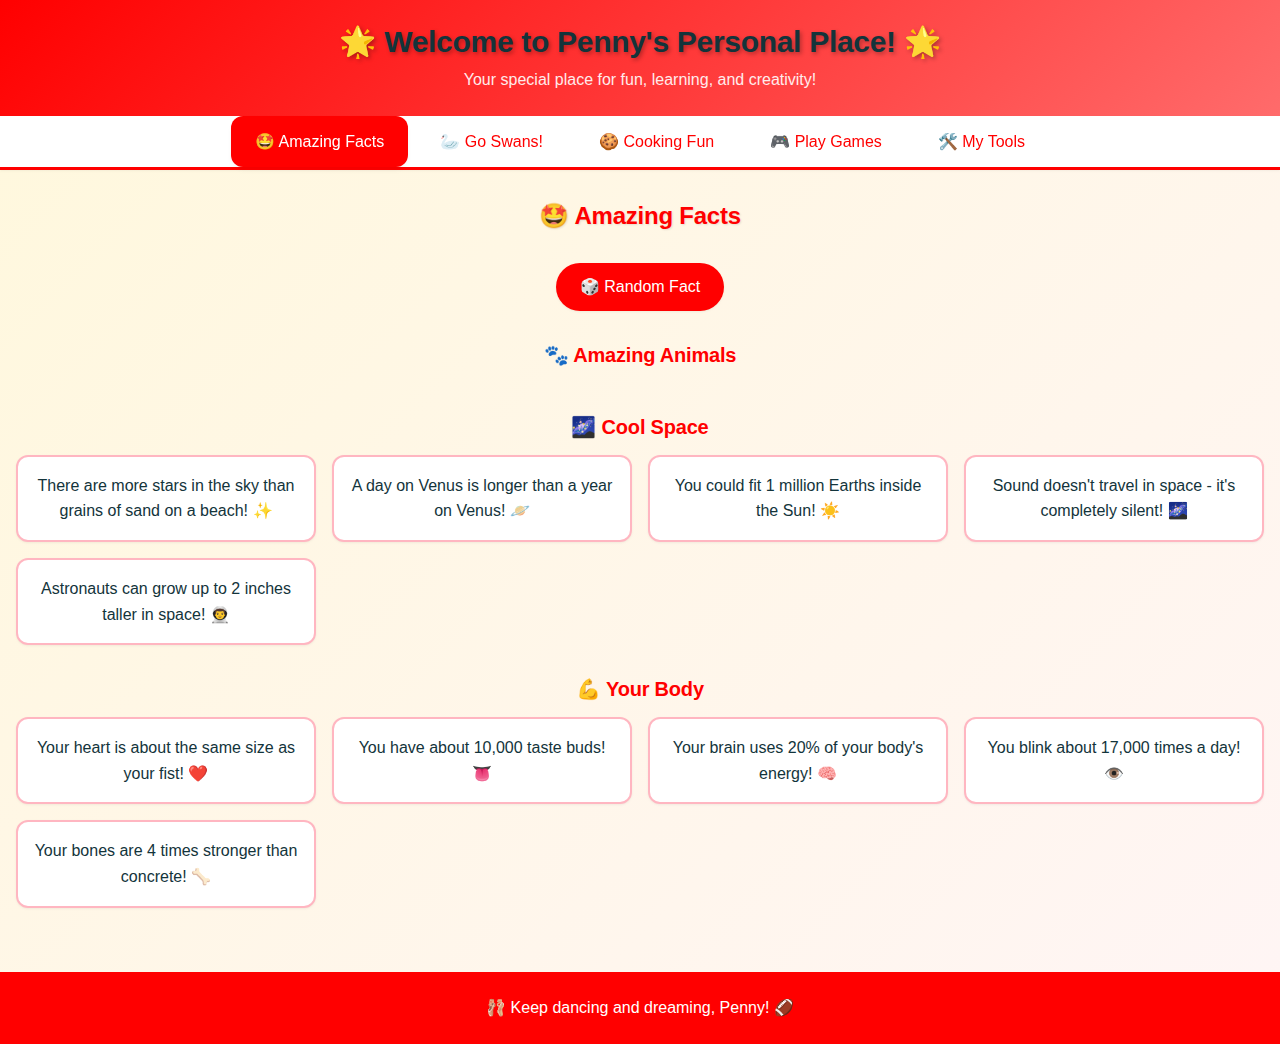
<file: index.html>
<!DOCTYPE html>
<html lang="en">
<head>
    <meta charset="UTF-8">
    <meta name="viewport" content="width=device-width, initial-scale=1.0">
    <title>Penny's Personal Place</title>
    <link rel="stylesheet" href="style.css">
</head>
<body>
    <header class="main-header">
        <div class="container">
            <h1 class="header-title">🌟 Welcome to Penny's Personal Place! 🌟</h1>
            <p class="header-subtitle">Your special place for fun, learning, and creativity!</p>
        </div>
    </header>

    <nav class="main-nav">
        <div class="container">
            <ul class="nav-list">
                <li><button class="nav-btn active" data-section="amazing-facts">🤩 Amazing Facts</button></li>
                <li><button class="nav-btn" data-section="go-swans">🦢 Go Swans!</button></li>
                <li><button class="nav-btn" data-section="cooking-fun">🍪 Cooking Fun</button></li>
                <li><button class="nav-btn" data-section="play-games">🎮 Play Games</button></li>
                <li><button class="nav-btn" data-section="my-tools">🛠️ My Tools</button></li>
            </ul>
        </div>
    </nav>

    <main class="main-content">
        <div class="container">
            <!-- Amazing Facts Section -->
            <section id="amazing-facts" class="content-section active">
                <h2 class="section-title">🤩 Amazing Facts</h2>
                <div class="facts-controls">
                    <button class="btn btn--primary random-fact-btn">🎲 Random Fact</button>
                </div>
                <div class="facts-categories">
                    <div class="fact-category">
                        <h3>🐾 Amazing Animals</h3>
                        <div class="facts-grid" id="animal-facts">
                            <!-- Facts will be populated by JavaScript -->
                        </div>
                    </div>
                    <div class="fact-category">
                        <h3>🌌 Cool Space</h3>
                        <div class="facts-grid" id="space-facts">
                            <!-- Facts will be populated by JavaScript -->
                        </div>
                    </div>
                    <div class="fact-category">
                        <h3>💪 Your Body</h3>
                        <div class="facts-grid" id="body-facts">
                            <!-- Facts will be populated by JavaScript -->
                        </div>
                    </div>
                </div>
            </section>

            <!-- Go Swans Section -->
            <section id="go-swans" class="content-section">
                <h2 class="section-title">🦢 Go Swans!</h2>
                <div class="swans-info">
                    <div class="swans-card">
                        <h3>Team Information</h3>
                        <div class="team-info-grid">
                            <div class="info-item">
                                <strong>Nickname:</strong> The Swans, The Bloods
                            </div>
                            <div class="info-item">
                                <strong>Colors:</strong> Red and White
                            </div>
                            <div class="info-item">
                                <strong>Home Ground:</strong> Sydney Cricket Ground (SCG)
                            </div>
                            <div class="info-item">
                                <strong>Mascot:</strong> Cyggy the Swan 🦢
                            </div>
                            <div class="info-item">
                                <strong>Founded:</strong> 1874
                            </div>
                        </div>
                    </div>
                    <div class="swans-card">
                        <h3>Current Star Players</h3>
                        <div class="players-list" id="players-list">
                            <!-- Players will be populated by JavaScript -->
                        </div>
                    </div>
                    <div class="swans-card">
                        <h3>Fun Swans Facts</h3>
                        <div class="swans-facts" id="swans-facts">
                            <!-- Facts will be populated by JavaScript -->
                        </div>
                    </div>
                </div>
                <div class="swans-quiz">
                    <h3>🧠 Swans Quiz</h3>
                    <div id="quiz-container">
                        <div class="quiz-question" id="quiz-question">
                            <!-- Quiz questions will be populated by JavaScript -->
                        </div>
                        <div class="quiz-answers" id="quiz-answers">
                            <!-- Quiz answers will be populated by JavaScript -->
                        </div>
                        <button class="btn btn--secondary" id="start-quiz-btn">Start Quiz</button>
                    </div>
                </div>
            </section>

            <!-- Cooking Fun Section -->
            <section id="cooking-fun" class="content-section">
                <h2 class="section-title">🍪 Cooking Fun</h2>
                <div class="recipes-container">
                    <div class="recipe-card" id="recipe-1">
                        <h3>🧁 Super Simple Banana Muffins</h3>
                        <div class="recipe-meta">
                            <span class="difficulty">Easy 🌟</span>
                            <span class="time">30 minutes</span>
                        </div>
                        <div class="recipe-content">
                            <div class="ingredients">
                                <h4>Ingredients:</h4>
                                <ul id="muffin-ingredients">
                                    <!-- Ingredients will be populated by JavaScript -->
                                </ul>
                            </div>
                            <div class="instructions">
                                <h4>Instructions:</h4>
                                <ol id="muffin-instructions">
                                    <!-- Instructions will be populated by JavaScript -->
                                </ol>
                            </div>
                        </div>
                        <button class="btn btn--outline print-recipe-btn" onclick="printRecipe('recipe-1')">🖨️ Print Recipe</button>
                    </div>
                    <div class="recipe-card" id="recipe-2">
                        <h3>🍪 No-Bake Cookie Balls</h3>
                        <div class="recipe-meta">
                            <span class="difficulty">Super Easy 🌟</span>
                            <span class="time">15 minutes + chilling</span>
                        </div>
                        <div class="recipe-content">
                            <div class="ingredients">
                                <h4>Ingredients:</h4>
                                <ul id="cookie-ingredients">
                                    <!-- Ingredients will be populated by JavaScript -->
                                </ul>
                            </div>
                            <div class="instructions">
                                <h4>Instructions:</h4>
                                <ol id="cookie-instructions">
                                    <!-- Instructions will be populated by JavaScript -->
                                </ol>
                            </div>
                        </div>
                        <button class="btn btn--outline print-recipe-btn" onclick="printRecipe('recipe-2')">🖨️ Print Recipe</button>
                    </div>
                </div>
            </section>

            <!-- Play Games Section -->
            <section id="play-games" class="content-section">
                <h2 class="section-title">🎮 Play Games</h2>
                <div class="games-container">
                    <div class="game-card" id="memory-game">
                        <h3>🧠 Memory Match</h3>
                        <p>Match Sydney Swans players and facts!</p>
                        <button class="btn btn--primary" onclick="startMemoryGame()">Play Memory Match</button>
                        <div class="game-area" id="memory-game-area" style="display: none;">
                            <div class="game-score">Score: <span id="memory-score">0</span></div>
                            <div class="memory-grid" id="memory-grid">
                                <!-- Memory cards will be populated by JavaScript -->
                            </div>
                        </div>
                    </div>
                    <div class="game-card" id="word-scramble">
                        <h3>🔤 Word Scramble</h3>
                        <p>Unscramble dance and AFL words!</p>
                        <button class="btn btn--primary" onclick="startWordScramble()">Play Word Scramble</button>
                        <div class="game-area" id="word-scramble-area" style="display: none;">
                            <div class="game-score">Score: <span id="scramble-score">0</span></div>
                            <div class="scramble-word" id="scramble-word"></div>
                            <input type="text" class="form-control" id="scramble-input" placeholder="Type your answer here...">
                            <button class="btn btn--secondary" onclick="checkScrambleAnswer()">Check Answer</button>
                            <div class="scramble-feedback" id="scramble-feedback"></div>
                        </div>
                    </div>
                    <div class="game-card" id="facts-quiz">
                        <h3>🧠 Fun Facts Quiz</h3>
                        <p>Test your amazing facts knowledge!</p>
                        <button class="btn btn--primary" onclick="startFactsQuiz()">Play Facts Quiz</button>
                        <div class="game-area" id="facts-quiz-area" style="display: none;">
                            <div class="game-score">Score: <span id="facts-score">0</span></div>
                            <div class="quiz-question" id="facts-question"></div>
                            <div class="quiz-options" id="facts-options"></div>
                            <div class="quiz-feedback" id="facts-feedback"></div>
                        </div>
                    </div>
                </div>
            </section>

            <!-- My Tools Section -->
            <section id="my-tools" class="content-section">
                <h2 class="section-title">🛠️ My Tools</h2>
                <div class="tools-container">
                    <div class="tool-card">
                        <h3>📅 Daily Planner</h3>
                        <div class="planner-area">
                            <div class="planner-controls">
                                <input type="date" class="form-control" id="planner-date">
                                <input type="text" class="form-control" id="planner-activity" placeholder="Add activity...">
                                <button class="btn btn--primary" onclick="addPlannerItem()">Add Activity</button>
                            </div>
                            <div class="planner-list" id="planner-list">
                                <div class="planner-categories">
                                    <div class="category-section">
                                        <h4>🩰 Dance Classes</h4>
                                        <ul id="dance-activities"></ul>
                                    </div>
                                    <div class="category-section">
                                        <h4>📚 School & Homework</h4>
                                        <ul id="school-activities"></ul>
                                    </div>
                                    <div class="category-section">
                                        <h4>🎉 Fun Activities</h4>
                                        <ul id="fun-activities"></ul>
                                    </div>
                                </div>
                            </div>
                        </div>
                    </div>
                    <div class="tool-card">
                        <h3>🎯 Goal Tracker</h3>
                        <div class="goals-area">
                            <div class="goal-input">
                                <input type="text" class="form-control" id="goal-input" placeholder="Set a new goal...">
                                <button class="btn btn--primary" onclick="addGoal()">Add Goal</button>
                            </div>
                            <div class="goals-list" id="goals-list">
                                <!-- Goals will be populated by JavaScript -->
                            </div>
                        </div>
                    </div>
                    <div class="tool-card">
                        <h3>📝 Creative Journal</h3>
                        <div class="journal-area">
                            <div class="journal-controls">
                                <input type="text" class="form-control" id="journal-title" placeholder="Entry title...">
                                <textarea class="form-control" id="journal-entry" rows="6" placeholder="Write about your day..."></textarea>
                                <button class="btn btn--primary" onclick="saveJournalEntry()">Save Entry</button>
                            </div>
                            <div class="journal-entries" id="journal-entries">
                                <!-- Journal entries will be populated by JavaScript -->
                            </div>
                        </div>
                    </div>
                </div>
            </section>
        </div>
    </main>

    <footer class="main-footer">
        <div class="container">
            <p>🩰 Keep dancing and dreaming, Penny! 🏈</p>
        </div>
    </footer>

    <script src="app.js"></script>
</body>
</html>
</file>
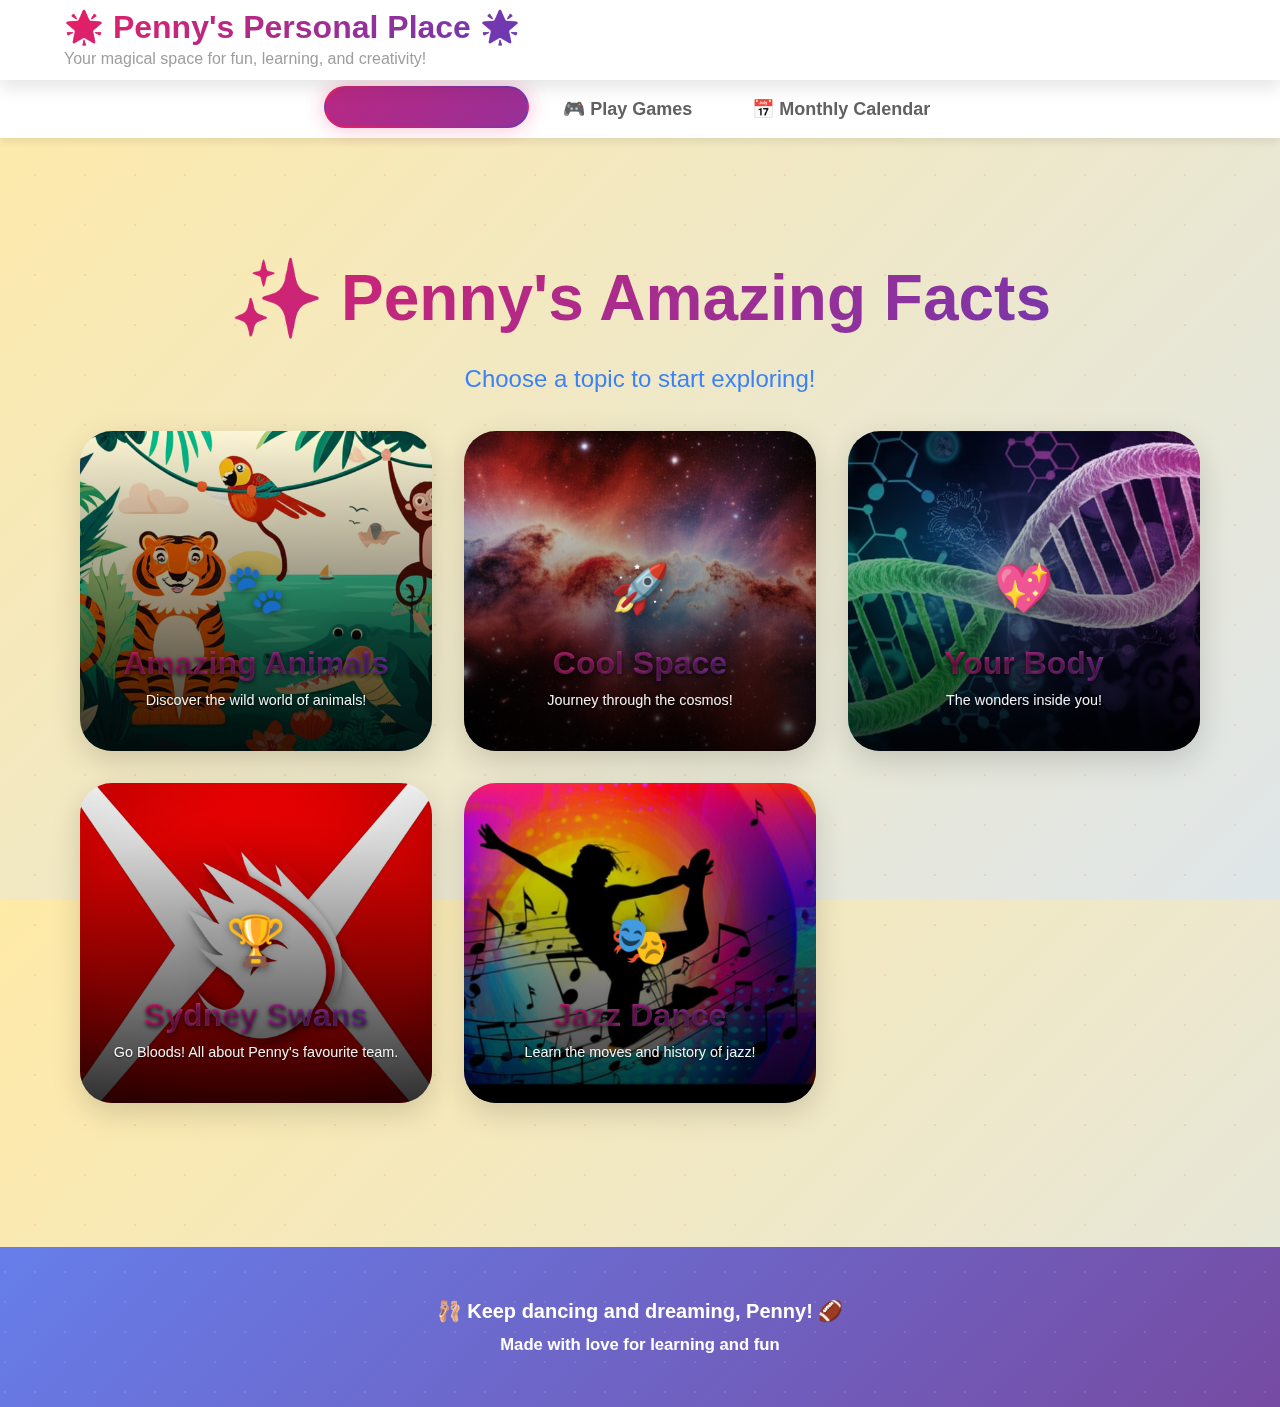
<file: index-modern.html>
<!DOCTYPE html>
<html lang="en">

<head>
    <meta charset="UTF-8">
    <meta name="viewport" content="width=device-width, initial-scale=1.0">
    <meta name="description"
        content="Penny's Personal Place - A fun, educational platform for kids featuring Sydney Swans content, games, and productivity tools">
    <meta name="keywords" content="kids, education, Sydney Swans, AFL, games, learning">
    <meta name="author" content="Penny's Palace">

    <!-- Preconnect for performance -->
    <link rel="preconnect" href="https://fonts.googleapis.com">
    <link rel="preconnect" href="https://fonts.gstatic.com" crossorigin>

    <!-- Favicon -->
    <link rel="icon"
        href="data:image/svg+xml,<svg xmlns='http://www.w3.org/2000/svg' viewBox='0 0 100 100'><text y='.9em' font-size='90'>🌟</text></svg>">

    <title>Penny's Personal Place | Fun Learning & Sydney Swans</title>
    <link rel="stylesheet" href="style-modern.css">
</head>

<body>
    <!-- Skip Link for Accessibility -->
    <a href="#main-content" class="sr-only">Skip to main content</a>

    <!-- Header with Improved Structure -->
    <header class="main-header" role="banner">
        <div class="container">
            <div class="header-content">
                <div class="header-branding">
                    <h1 class="header-title">
                        <span class="star-icon" aria-hidden="true">🌟</span>
                        Penny's Personal Place
                        <span class="star-icon" aria-hidden="true">🌟</span>
                    </h1>
                    <p class="header-subtitle">Your magical space for fun, learning, and creativity!</p>
                </div>

            </div>
        </div>
    </header>

    <!-- Navigation with ARIA Labels -->
    <nav class="main-nav" role="navigation" aria-label="Main navigation">
        <div class="container">
            <ul class="nav-list" role="tablist">
                <li role="presentation">
                    <button class="nav-btn active" data-section="amazing-facts" role="tab" aria-selected="true">
                        <span aria-hidden="true">🤩</span> Amazing Facts
                    </button>
                </li>
                <li role="presentation">
                    <button class="nav-btn" data-section="play-games" role="tab" aria-selected="false">
                        <span aria-hidden="true">🎮</span> Play Games
                    </button>
                </li>
                <li role="presentation">
                    <button class="nav-btn" data-section="monthly-calendar" role="tab" aria-selected="false">
                        <span aria-hidden="true">📅</span> Monthly Calendar
                    </button>
                </li>
            </ul>
        </div>
    </nav>

    <!-- Main Content with Enhanced Accessibility -->
    <main class="main-content" id="main-content" role="main">
        <div class="container">
            <!-- Amazing Facts Section -->
            <section id="amazing-facts" class="content-section active" aria-labelledby="facts-title">
                <div id="facts-category-view" class="facts-main-view">
                    <header class="facts-header">
                        <h1 class="facts-main-title">
                            <span class="sparkle-icon" aria-hidden="true">✨</span>
                            Penny's Amazing Facts
                        </h1>
                        <p class="facts-subtitle">Choose a topic to start exploring!</p>
                    </header>

                    <div class="facts-categories-grid" role="region" aria-label="Fact categories">
                        <article class="category-card" data-category="animals" tabindex="0" role="button" aria-label="Amazing Animals - Discover the wild world of animals">
                            <div class="category-image">
                                <img src="animal-category-bg.png" alt="Amazing Animals background" />
                                <div class="category-overlay"></div>
                            </div>
                            <div class="category-content">
                                <div class="category-icon" aria-hidden="true">🐾</div>
                                <h3 class="category-title">Amazing Animals</h3>
                                <p class="category-description">Discover the wild world of animals!</p>
                            </div>
                        </article>

                        <article class="category-card" data-category="space" tabindex="0" role="button" aria-label="Cool Space - Journey through the cosmos">
                            <div class="category-image">
                                <img src="space-category-bg.png" alt="Cool Space background" />
                                <div class="category-overlay"></div>
                            </div>
                            <div class="category-content">
                                <div class="category-icon" aria-hidden="true">🚀</div>
                                <h3 class="category-title">Cool Space</h3>
                                <p class="category-description">Journey through the cosmos!</p>
                            </div>
                        </article>

                        <article class="category-card" data-category="body" tabindex="0" role="button" aria-label="Your Body - The wonders inside you">
                            <div class="category-image">
                                <img src="body-category-bg.png" alt="Your Body background" />
                                <div class="category-overlay"></div>
                            </div>
                            <div class="category-content">
                                <div class="category-icon" aria-hidden="true">💖</div>
                                <h3 class="category-title">Your Body</h3>
                                <p class="category-description">The wonders inside you!</p>
                            </div>
                        </article>

                        <article class="category-card" data-category="swans" tabindex="0" role="button" aria-label="Sydney Swans - Go Bloods! All about Penny's favourite team">
                            <div class="category-image">
                                <img src="swans-category-bg.png" alt="Sydney Swans background" />
                                <div class="category-overlay"></div>
                            </div>
                            <div class="category-content">
                                <div class="category-icon" aria-hidden="true">🏆</div>
                                <h3 class="category-title">Sydney Swans</h3>
                                <p class="category-description">Go Bloods! All about Penny's favourite team.</p>
                            </div>
                        </article>

                        <article class="category-card" data-category="jazz" tabindex="0" role="button" aria-label="Jazz Dance - Learn the moves and history of jazz">
                            <div class="category-image">
                                <img src="jazz-category-bg.png" alt="Jazz Dance background" />
                                <div class="category-overlay"></div>
                            </div>
                            <div class="category-content">
                                <div class="category-icon" aria-hidden="true">🎭</div>
                                <h3 class="category-title">Jazz Dance</h3>
                                <p class="category-description">Learn the moves and history of jazz!</p>
                            </div>
                        </article>
                    </div>
                </div>

                <div id="facts-detail-view" class="facts-detail-view hidden">
                    <header class="facts-detail-header">
                        <button class="back-btn" id="facts-back-btn" aria-label="Back to categories">
                            <span aria-hidden="true">←</span> Back
                        </button>
                        <h2 id="current-category-title" class="detail-category-title"></h2>
                    </header>

                    <div class="facts-display-area">
                        <div class="fact-viewer">
                            <div class="fact-content" id="current-fact-content">
                                <!-- Current fact will be displayed here -->
                            </div>
                            <div class="fact-controls">
                                <button class="btn btn--secondary" id="prev-fact-btn" aria-label="Previous fact">
                                    <span aria-hidden="true">←</span> Previous
                                </button>
                                <div class="fact-counter">
                                    <span id="current-fact-number">1</span> of <span id="total-facts">5</span>
                                </div>
                                <button class="btn btn--secondary" id="next-fact-btn" aria-label="Next fact">
                                    Next <span aria-hidden="true">→</span>
                                </button>
                            </div>
                        </div>
                    </div>
                </div>
            </section>


            <!-- Play Games Section -->
            <section id="play-games" class="content-section" aria-labelledby="games-title">
                <header>
                    <h2 id="games-title" class="section-title">
                        <span aria-hidden="true">🎮</span> Play Games
                    </h2>
                </header>

                <div class="games-container" role="region" aria-label="Game collection">
                    <article class="game-card card" id="memory-game" aria-labelledby="memory-game-title">
                        <header>
                            <h3 id="memory-game-title">
                                <span aria-hidden="true">🧠</span> Memory Match
                            </h3>
                            <p>Match Sydney Swans players and facts!</p>
                        </header>

                        <button class="btn btn--primary" onclick="startMemoryGame()">
                            Play Memory Match
                        </button>

                        <div class="game-area" id="memory-game-area" style="display: none;" role="application"
                            aria-labelledby="memory-game-title">
                            <div class="game-score" aria-live="polite">
                                Score: <span id="memory-score">0</span>
                            </div>
                            <div class="memory-grid" id="memory-grid" role="grid" aria-label="Memory card game">
                                <!-- Memory cards will be populated by JavaScript -->
                            </div>
                        </div>
                    </article>

                    <article class="game-card card" id="word-scramble" aria-labelledby="scramble-title">
                        <header>
                            <h3 id="scramble-title">
                                <span aria-hidden="true">🔤</span> Word Scramble
                            </h3>
                            <p>Unscramble dance and AFL words!</p>
                        </header>

                        <button class="btn btn--primary" onclick="startWordScramble()">
                            Play Word Scramble
                        </button>

                        <div class="game-area" id="word-scramble-area" style="display: none;" role="application"
                            aria-labelledby="scramble-title">
                            <div class="game-score" aria-live="polite">
                                Score: <span id="scramble-score">0</span>
                            </div>
                            <div class="scramble-word" id="scramble-word" aria-label="Scrambled word"></div>
                            <label for="scramble-input" class="sr-only">Enter your answer</label>
                            <input type="text" class="form-control" id="scramble-input"
                                placeholder="Type your answer here..." aria-describedby="scramble-feedback">
                            <button class="btn btn--secondary" onclick="checkScrambleAnswer()">
                                Check Answer
                            </button>
                            <div class="scramble-feedback" id="scramble-feedback" aria-live="polite" role="status">
                            </div>
                        </div>
                    </article>

                    <article class="game-card card" id="facts-quiz" aria-labelledby="facts-quiz-title">
                        <header>
                            <h3 id="facts-quiz-title">
                                <span aria-hidden="true">🧠</span> Fun Facts Quiz
                            </h3>
                            <p>Test your amazing facts knowledge!</p>
                        </header>

                        <button class="btn btn--primary" onclick="startFactsQuiz()">
                            Play Facts Quiz
                        </button>

                        <div class="game-area" id="facts-quiz-area" style="display: none;" role="application"
                            aria-labelledby="facts-quiz-title">
                            <div class="game-score" aria-live="polite">
                                Score: <span id="facts-score">0</span>
                            </div>
                            <div class="quiz-question" id="facts-question" aria-live="polite"></div>
                            <div class="quiz-options" id="facts-options" role="radiogroup"
                                aria-labelledby="facts-question"></div>
                            <div class="quiz-feedback" id="facts-feedback" aria-live="polite" role="status"></div>
                        </div>
                    </article>
                    <article class="game-card card" id="tetris-game" aria-labelledby="tetris-game-title">
                        <header>
                            <h3 id="tetris-game-title">
                                <span aria-hidden="true">🧱</span> Tetris
                            </h3>
                            <p>A classic block-stacking game.</p>
                        </header>
                        <a href="games/tetris.html" class="btn btn--primary">
                            Play Tetris
                        </a>
                    </article>

                    <article class="game-card card" id="battleship-game" aria-labelledby="battleship-game-title">
                        <header>
                            <h3 id="battleship-game-title">
                                <span aria-hidden="true">🚢</span> Battleship
                            </h3>
                            <p>The classic naval combat game.</p>
                        </header>
                        <a href="games/battleship.html" class="btn btn--primary">
                            Play Battleship
                        </a>
                    </article>

                    <article class="game-card card" id="naughts-and-crosses-game"
                        aria-labelledby="naughts-and-crosses-game-title">
                        <header>
                            <h3 id="naughts-and-crosses-game-title">
                                <span aria-hidden="true">⚔️</span> Naughts and Crosses
                            </h3>
                            <p>The classic game of tic-tac-toe with AI opponent.</p>
                        </header>
                        <a href="games/naughts-and-crosses.html" class="btn btn--primary">
                            Play Naughts and Crosses
                        </a>
                    </article>
                </div>
            </section>

            <!-- Monthly Calendar Section -->
            <section id="monthly-calendar" class="content-section" aria-labelledby="calendar-title">
                <header>
                    <h2 id="calendar-title" class="section-title">
                        <span aria-hidden="true">📅</span> Monthly Calendar
                    </h2>
                </header>

                <div class="calendar-container" role="region" aria-label="Monthly calendar planner">
                    <article class="tool-card card" aria-labelledby="monthly-planner-title">
                        <header>
                            <h3 id="monthly-planner-title">
                                <span aria-hidden="true">🗓️</span> Interactive Monthly Planner
                            </h3>
                            <p>Drag and drop activities to plan your month!</p>
                        </header>

                        <div class="planner-area">
                            <div style="text-align: center; padding: 60px 20px;">
                                <div style="font-size: 5em; margin-bottom: 30px;">📅</div>
                                <h4 style="color: #673AB7; margin-bottom: 20px; font-size: 1.8em;">Plan Your Amazing Month!</h4>
                                <p style="color: #666; margin-bottom: 35px; line-height: 1.8; font-size: 1.1em; max-width: 600px; margin-left: auto; margin-right: auto;">
                                    Organize your dance classes, Sydney Swans games, family visits, piano lessons, and all your fun activities 
                                    with our colorful drag-and-drop monthly calendar! 🎯
                                </p>
                                
                                <div style="display: flex; justify-content: center; gap: 20px; margin-bottom: 30px; flex-wrap: wrap;">
                                    <div style="background: #FFE4E1; padding: 15px 25px; border-radius: 15px; color: #673AB7;">
                                        <strong>🩰 Dance Classes</strong>
                                    </div>
                                    <div style="background: #E1F5FE; padding: 15px 25px; border-radius: 15px; color: #673AB7;">
                                        <strong>🦢 Swans Games</strong>
                                    </div>
                                    <div style="background: #F3E5F5; padding: 15px 25px; border-radius: 15px; color: #673AB7;">
                                        <strong>👨‍👩‍👧‍👦 Family Time</strong>
                                    </div>
                                </div>
                                
                                <a href="monthly-calendar.html" class="btn btn--primary" style="display: inline-block; text-decoration: none; font-size: 1.2em; padding: 15px 30px;">
                                    Open Monthly Calendar 🗓️
                                </a>
                                
                                <p style="color: #999; margin-top: 20px; font-size: 0.9em;">
                                    ✨ All your events are automatically saved! ✨
                                </p>
                            </div>
                        </div>
                    </article>
                </div>
            </section>
        </div>
    </main>

    <!-- Footer with Enhanced Content -->
    <footer class="main-footer" role="contentinfo">
        <div class="container">
            <p>
                <span aria-hidden="true">🩰</span>
                Keep dancing and dreaming, Penny!
                <span aria-hidden="true">🏈</span>
            </p>
            <p class="footer-credits">
                <small>Made with love for learning and fun</small>
            </p>
        </div>
    </footer>

    <!-- Progress Bar for Loading States -->
    <div class="progress-bar" id="progress-bar" aria-hidden="true">
        <div class="progress-fill"></div>
    </div>

    <!-- Toast Notifications -->
    <div class="toast-container" id="toast-container" aria-live="polite" aria-label="Notifications">
        <!-- Toast messages will be inserted here -->
    </div>


    <!-- Scripts -->
    <script src="app-modern.js"></script>
</body>

</html>
</file>
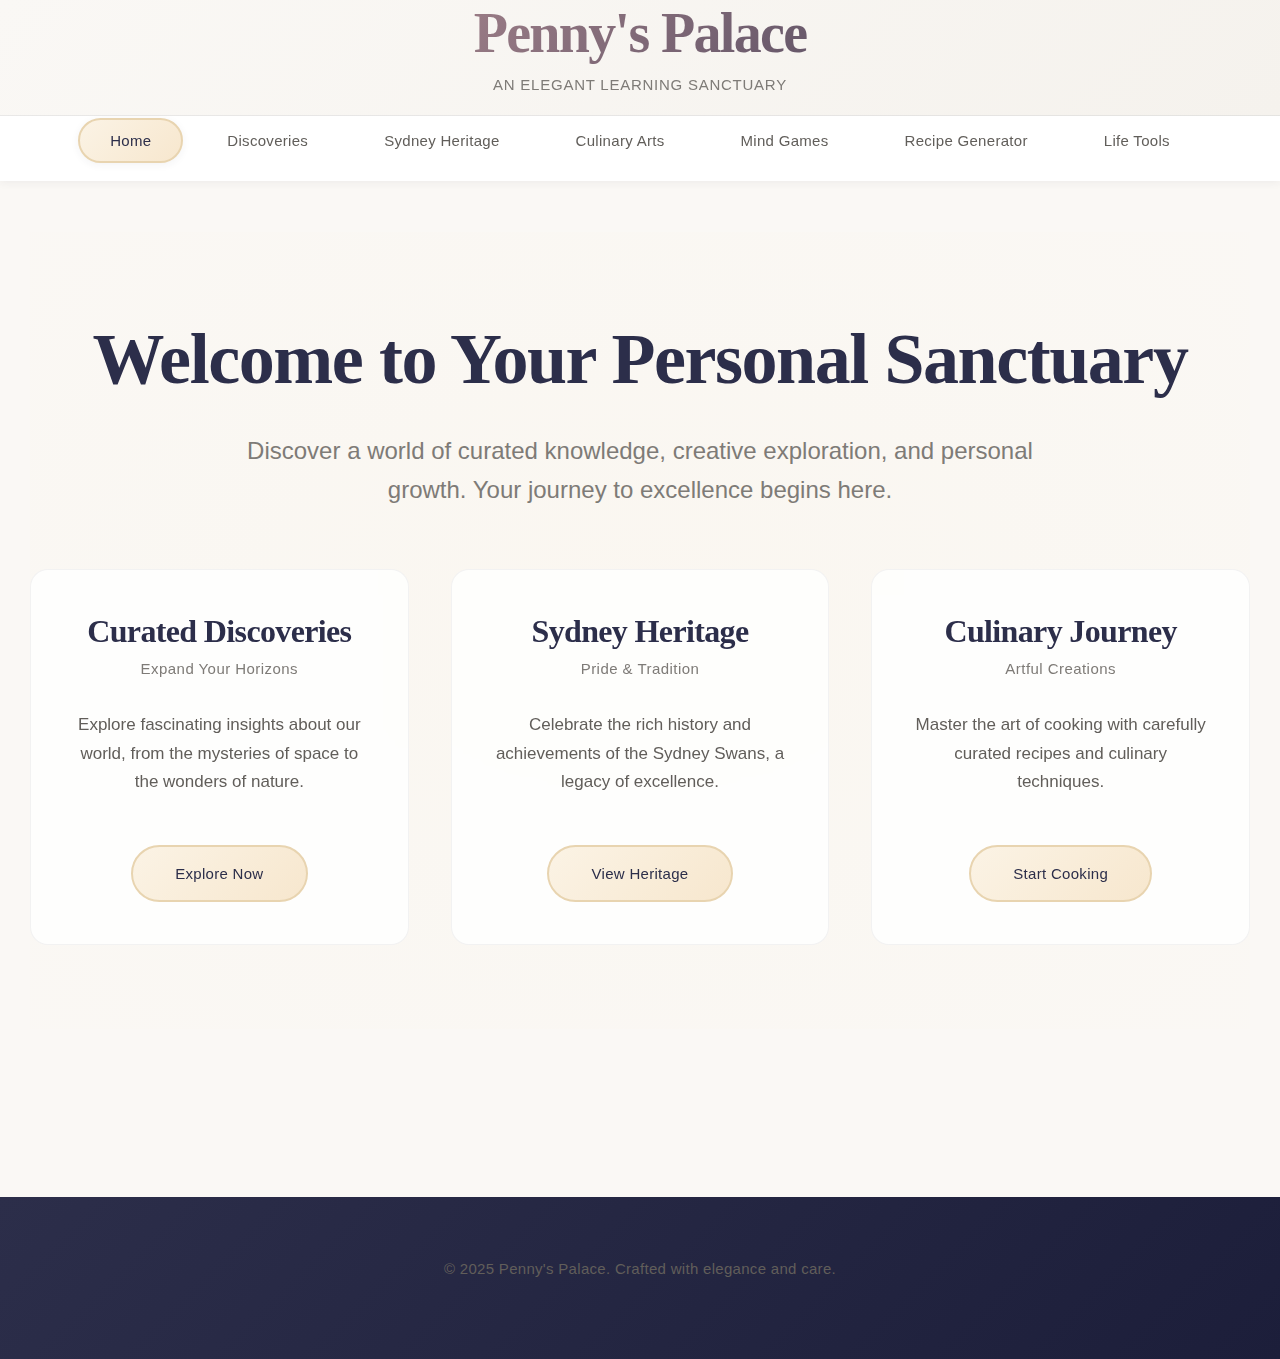
<file: index-sophisticated.html>
<!DOCTYPE html>
<html lang="en">

<head>
    <meta charset="UTF-8">
    <meta name="viewport" content="width=device-width, initial-scale=1.0">
    <meta name="description" content="Penny's Palace - An elegant learning sanctuary featuring curated educational content, Sydney Swans heritage, culinary adventures, and sophisticated productivity tools">
    <meta name="keywords" content="education, Sydney Swans, AFL, cooking, games, learning, productivity">
    <meta name="author" content="Penny's Palace">
    
    <!-- Open Graph Meta Tags -->
    <meta property="og:title" content="Penny's Palace | Elegant Learning Sanctuary">
    <meta property="og:description" content="An elegant learning platform with curated educational content and sophisticated tools">
    <meta property="og:type" content="website">
    
    <!-- Preconnect for Performance -->
    <link rel="preconnect" href="https://fonts.googleapis.com">
    <link rel="preconnect" href="https://fonts.gstatic.com" crossorigin>
    
    <!-- Favicon -->
    <link rel="icon" href="data:image/svg+xml,<svg xmlns='http://www.w3.org/2000/svg' viewBox='0 0 100 100'><text y='.9em' font-size='90'>✨</text></svg>">
    
    <title>Penny's Palace | Elegant Learning Sanctuary</title>
    <link rel="stylesheet" href="style-sophisticated.css">
</head>

<body>
    <!-- Skip Link for Accessibility -->
    <a href="#main-content" class="sr-only">Skip to main content</a>
    
    <!-- Sophisticated Header -->
    <header class="main-header" role="banner">
        <div class="container">
            <div class="header-content">
                <div class="header-branding">
                    <h1 class="header-title">Penny's Palace</h1>
                    <p class="header-subtitle">An Elegant Learning Sanctuary</p>
                </div>
            </div>
        </div>
    </header>
    
    <!-- Refined Navigation -->
    <nav class="main-nav" role="navigation" aria-label="Main navigation">
        <div class="container">
            <ul class="nav-list" role="tablist">
                <li role="presentation">
                    <button class="nav-btn active" data-section="home" role="tab" aria-selected="true">
                        Home
                    </button>
                </li>
                <li role="presentation">
                    <button class="nav-btn" data-section="amazing-facts" role="tab">
                        Discoveries
                    </button>
                </li>
                <li role="presentation">
                    <button class="nav-btn" data-section="go-swans" role="tab">
                        Sydney Heritage
                    </button>
                </li>
                <li role="presentation">
                    <button class="nav-btn" data-section="cooking-fun" role="tab">
                        Culinary Arts
                    </button>
                </li>
                <li role="presentation">
                    <button class="nav-btn" data-section="play-games" role="tab">
                        Mind Games
                    </button>
                </li>
                <li role="presentation">
                    <button class="nav-btn" data-section="recipe-generator" role="tab">
                        Recipe Generator
                    </button>
                </li>
                <li role="presentation">
                    <button class="nav-btn" data-section="my-tools" role="tab">
                        Life Tools
                    </button>
                </li>
            </ul>
        </div>
    </nav>
    
    <!-- Main Content -->
    <main id="main-content" class="main-content">
        <div class="container">
            
            <!-- Home Section -->
            <section id="home" class="content-section active">
                <div class="hero-section">
                    <h2 class="hero-title">Welcome to Your Personal Sanctuary</h2>
                    <p class="hero-description">
                        Discover a world of curated knowledge, creative exploration, and personal growth. 
                        Your journey to excellence begins here.
                    </p>
                    <div class="card-grid mt-5">
                        <div class="card">
                            <div class="card-header">
                                <h3 class="card-title">Curated Discoveries</h3>
                                <p class="card-subtitle">Expand Your Horizons</p>
                            </div>
                            <div class="card-content">
                                <p>Explore fascinating insights about our world, from the mysteries of space to the wonders of nature.</p>
                                <button class="btn mt-3" onclick="showSection('amazing-facts')">Explore Now</button>
                            </div>
                        </div>
                        
                        <div class="card">
                            <div class="card-header">
                                <h3 class="card-title">Sydney Heritage</h3>
                                <p class="card-subtitle">Pride & Tradition</p>
                            </div>
                            <div class="card-content">
                                <p>Celebrate the rich history and achievements of the Sydney Swans, a legacy of excellence.</p>
                                <button class="btn mt-3" onclick="showSection('go-swans')">View Heritage</button>
                            </div>
                        </div>
                        
                        <div class="card">
                            <div class="card-header">
                                <h3 class="card-title">Culinary Journey</h3>
                                <p class="card-subtitle">Artful Creations</p>
                            </div>
                            <div class="card-content">
                                <p>Master the art of cooking with carefully curated recipes and culinary techniques.</p>
                                <button class="btn mt-3" onclick="showSection('cooking-fun')">Start Cooking</button>
                            </div>
                        </div>
                    </div>
                </div>
            </section>
            
            <!-- Amazing Facts Section -->
            <section id="amazing-facts" class="content-section">
                <div class="section-header text-center mb-5">
                    <h2 class="section-title">Curated Discoveries</h2>
                    <p class="section-subtitle">Expand your understanding of the world</p>
                </div>
                
                <div class="category-filters text-center mb-4">
                    <button class="btn btn-secondary" onclick="filterFacts('all')">All Topics</button>
                    <button class="btn btn-secondary" onclick="filterFacts('animals')">Nature</button>
                    <button class="btn btn-secondary" onclick="filterFacts('space')">Cosmos</button>
                    <button class="btn btn-secondary" onclick="filterFacts('body')">Human Body</button>
                </div>
                
                <div id="facts-container" class="card-grid">
                    <!-- Facts will be dynamically loaded here -->
                </div>
            </section>
            
            <!-- Sydney Swans Section -->
            <section id="go-swans" class="content-section">
                <div class="section-header text-center mb-5">
                    <h2 class="section-title">Sydney Swans Heritage</h2>
                    <p class="section-subtitle">A legacy of excellence since 1874</p>
                </div>
                
                <div class="heritage-timeline">
                    <div class="card">
                        <div class="card-header">
                            <h3 class="card-title">Foundation & Legacy</h3>
                            <p class="card-subtitle">150 Years of Pride</p>
                        </div>
                        <div class="card-content">
                            <p>From South Melbourne to Sydney, the Swans have built a remarkable legacy of resilience, excellence, and community spirit.</p>
                        </div>
                    </div>
                    
                    <div class="card">
                        <div class="card-header">
                            <h3 class="card-title">Championship Glory</h3>
                            <p class="card-subtitle">Premiership Success</p>
                        </div>
                        <div class="card-content">
                            <ul class="elegant-list">
                                <li>2012 Premier - Defeating Hawthorn</li>
                                <li>2005 Premier - Breaking 72-year drought</li>
                                <li>12 VFL/AFL Premierships total</li>
                            </ul>
                        </div>
                    </div>
                    
                    <div class="card">
                        <div class="card-header">
                            <h3 class="card-title">Club Legends</h3>
                            <p class="card-subtitle">Icons of the Game</p>
                        </div>
                        <div class="card-content">
                            <p>Bob Skilton, Paul Kelly, Adam Goodes, and many more have worn the red and white with distinction.</p>
                        </div>
                    </div>
                </div>
            </section>
            
            <!-- Cooking Section -->
            <section id="cooking-fun" class="content-section">
                <div class="section-header text-center mb-5">
                    <h2 class="section-title">Culinary Arts</h2>
                    <p class="section-subtitle">Create delicious memories</p>
                </div>
                
                <div id="recipes-container" class="card-grid">
                    <!-- Recipes will be dynamically loaded here -->
                </div>
            </section>
            
            <!-- Games Section -->
            <section id="play-games" class="content-section">
                <div class="section-header text-center mb-5">
                    <h2 class="section-title">Mind Games</h2>
                    <p class="section-subtitle">Challenge your intellect</p>
                </div>
                
                <div class="card-grid">
                    <div class="card">
                        <div class="card-header">
                            <h3 class="card-title">Memory Match</h3>
                            <p class="card-subtitle">Test Your Recall</p>
                        </div>
                        <div class="card-content">
                            <p>Challenge your memory with this elegant card matching game.</p>
                            <a href="games/memory-match.html" class="btn mt-3">Play Now</a>
                        </div>
                    </div>
                    
                    <div class="card">
                        <div class="card-header">
                            <h3 class="card-title">Word Puzzles</h3>
                            <p class="card-subtitle">Linguistic Challenges</p>
                        </div>
                        <div class="card-content">
                            <p>Unscramble words and expand your vocabulary.</p>
                            <a href="games/word-scramble.html" class="btn mt-3">Play Now</a>
                        </div>
                    </div>
                    
                    <div class="card">
                        <div class="card-header">
                            <h3 class="card-title">Knowledge Quiz</h3>
                            <p class="card-subtitle">Test Your Wisdom</p>
                        </div>
                        <div class="card-content">
                            <p>Challenge yourself with curated trivia questions.</p>
                            <a href="games/facts-quiz.html" class="btn mt-3">Play Now</a>
                        </div>
                    </div>
                </div>
            </section>
            
            <!-- Recipe Generator Section -->
            <section id="recipe-generator" class="content-section">
                <style>
                    /* Recipe Generator Isolated Styles */
                    #recipe-generator * {
                        margin: 0;
                        padding: 0;
                        box-sizing: border-box;
                    }

                    #recipe-generator {
                        --rg-primary: #6366f1;
                        --rg-secondary: #ec4899;
                        --rg-accent: #8b5cf6;
                        --rg-success: #10b981;
                        --rg-warning: #f59e0b;
                        --rg-danger: #ef4444;
                        --rg-dark: #1f2937;
                        --rg-light: #f3f4f6;
                        --rg-glass: rgba(255, 255, 255, 0.1);
                        --rg-shadow: 0 8px 32px rgba(0, 0, 0, 0.1);
                        font-family: -apple-system, BlinkMacSystemFont, 'Segoe UI', Roboto, Oxygen, Ubuntu, Cantarell, sans-serif;
                        color: #1f2937;
                        position: relative;
                        background: linear-gradient(135deg, #667eea 0%, #764ba2 100%);
                        min-height: 100vh;
                        padding: 20px 0;
                    }

                    /* Animated background particles */
                    #recipe-generator .rg-particles {
                        position: fixed;
                        top: 0;
                        left: 0;
                        width: 100%;
                        height: 100%;
                        overflow: hidden;
                        z-index: 1;
                        pointer-events: none;
                    }

                    #recipe-generator .rg-particle {
                        position: absolute;
                        width: 4px;
                        height: 4px;
                        background: rgba(255, 255, 255, 0.5);
                        border-radius: 50%;
                        animation: rg-float 20s infinite;
                    }

                    @keyframes rg-float {
                        0%, 100% {
                            transform: translateY(0) translateX(0);
                            opacity: 0;
                        }
                        10% {
                            opacity: 1;
                        }
                        90% {
                            opacity: 1;
                        }
                        100% {
                            transform: translateY(-100vh) translateX(100px);
                            opacity: 0;
                        }
                    }

                    #recipe-generator .rg-container {
                        max-width: 1200px;
                        margin: 0 auto;
                        padding: 20px;
                        position: relative;
                        z-index: 2;
                    }

                    /* Header */
                    #recipe-generator .rg-header {
                        text-align: center;
                        padding: 40px 0;
                        position: relative;
                    }

                    #recipe-generator .rg-logo {
                        font-size: 3rem;
                        font-weight: 800;
                        background: linear-gradient(45deg, #fff, #f0f0f0);
                        -webkit-background-clip: text;
                        background-clip: text;
                        -webkit-text-fill-color: transparent;
                        margin-bottom: 10px;
                        animation: rg-glow 2s ease-in-out infinite alternate;
                    }

                    @keyframes rg-glow {
                        from { filter: drop-shadow(0 0 10px rgba(255, 255, 255, 0.5)); }
                        to { filter: drop-shadow(0 0 20px rgba(255, 255, 255, 0.8)); }
                    }

                    #recipe-generator .rg-tagline {
                        color: rgba(255, 255, 255, 0.9);
                        font-size: 1.2rem;
                        font-weight: 300;
                    }

                    /* Glass card effect */
                    #recipe-generator .rg-glass-card {
                        background: var(--rg-glass);
                        backdrop-filter: blur(10px);
                        border-radius: 20px;
                        border: 1px solid rgba(255, 255, 255, 0.2);
                        box-shadow: var(--rg-shadow);
                        padding: 30px;
                        margin-bottom: 30px;
                        transition: all 0.3s ease;
                    }

                    #recipe-generator .rg-glass-card:hover {
                        transform: translateY(-5px);
                        box-shadow: 0 12px 40px rgba(0, 0, 0, 0.15);
                    }

                    /* Input section */
                    #recipe-generator .rg-input-section {
                        background: white;
                        border-radius: 20px;
                        padding: 30px;
                        box-shadow: 0 10px 30px rgba(0, 0, 0, 0.1);
                    }

                    #recipe-generator .rg-input-methods {
                        display: flex;
                        gap: 15px;
                        margin-bottom: 25px;
                        flex-wrap: wrap;
                    }

                    #recipe-generator .rg-input-method {
                        flex: 1;
                        min-width: 150px;
                        padding: 15px;
                        border: 2px solid transparent;
                        border-radius: 12px;
                        background: linear-gradient(135deg, #f5f7fa 0%, #c3cfe2 100%);
                        cursor: pointer;
                        transition: all 0.3s ease;
                        text-align: center;
                        position: relative;
                        overflow: hidden;
                    }

                    #recipe-generator .rg-input-method:hover {
                        transform: translateY(-3px);
                        box-shadow: 0 5px 15px rgba(0, 0, 0, 0.1);
                    }

                    #recipe-generator .rg-input-method.active {
                        background: linear-gradient(135deg, var(--rg-primary) 0%, var(--rg-accent) 100%);
                        color: white;
                        border-color: var(--rg-primary);
                    }

                    #recipe-generator .rg-input-method .rg-icon {
                        font-size: 2rem;
                        margin-bottom: 5px;
                    }

                    /* Ingredient input */
                    #recipe-generator .rg-ingredient-input-container {
                        position: relative;
                    }

                    #recipe-generator .rg-ingredient-input {
                        width: 100%;
                        padding: 15px 20px;
                        font-size: 1.1rem;
                        border: 2px solid #e5e7eb;
                        border-radius: 12px;
                        transition: all 0.3s ease;
                        background: #f9fafb;
                    }

                    #recipe-generator .rg-ingredient-input:focus {
                        outline: none;
                        border-color: var(--rg-primary);
                        background: white;
                        box-shadow: 0 0 0 3px rgba(99, 102, 241, 0.1);
                    }

                    #recipe-generator .rg-ingredient-tags {
                        display: flex;
                        flex-wrap: wrap;
                        gap: 10px;
                        margin-top: 15px;
                        min-height: 50px;
                        padding: 15px;
                        background: #f9fafb;
                        border-radius: 12px;
                        border: 2px dashed #e5e7eb;
                    }

                    #recipe-generator .rg-ingredient-tag {
                        background: linear-gradient(135deg, var(--rg-primary), var(--rg-accent));
                        color: white;
                        padding: 8px 16px;
                        border-radius: 20px;
                        font-size: 0.9rem;
                        display: flex;
                        align-items: center;
                        gap: 8px;
                        animation: rg-slideIn 0.3s ease;
                    }

                    @keyframes rg-slideIn {
                        from {
                            opacity: 0;
                            transform: translateX(-10px);
                        }
                        to {
                            opacity: 1;
                            transform: translateX(0);
                        }
                    }

                    #recipe-generator .rg-ingredient-tag .rg-remove {
                        cursor: pointer;
                        font-weight: bold;
                        opacity: 0.8;
                        transition: opacity 0.2s;
                    }

                    #recipe-generator .rg-ingredient-tag .rg-remove:hover {
                        opacity: 1;
                    }

                    /* Preferences */
                    #recipe-generator .rg-preferences {
                        margin-top: 30px;
                        padding-top: 30px;
                        border-top: 1px solid #e5e7eb;
                    }

                    #recipe-generator .rg-preference-group {
                        margin-bottom: 20px;
                    }

                    #recipe-generator .rg-preference-group label {
                        display: block;
                        font-weight: 600;
                        margin-bottom: 10px;
                        color: #374151;
                    }

                    #recipe-generator .rg-preference-pills {
                        display: flex;
                        flex-wrap: wrap;
                        gap: 10px;
                    }

                    #recipe-generator .rg-preference-pill {
                        padding: 8px 16px;
                        border: 2px solid #e5e7eb;
                        border-radius: 20px;
                        background: white;
                        cursor: pointer;
                        transition: all 0.2s ease;
                        font-size: 0.9rem;
                    }

                    #recipe-generator .rg-preference-pill:hover {
                        border-color: var(--rg-primary);
                        transform: translateY(-2px);
                    }

                    #recipe-generator .rg-preference-pill.selected {
                        background: var(--rg-primary);
                        color: white;
                        border-color: var(--rg-primary);
                    }

                    /* Generate button */
                    #recipe-generator .rg-generate-btn {
                        width: 100%;
                        padding: 18px;
                        margin-top: 30px;
                        background: linear-gradient(135deg, var(--rg-primary) 0%, var(--rg-accent) 100%);
                        color: white;
                        border: none;
                        border-radius: 12px;
                        font-size: 1.2rem;
                        font-weight: 600;
                        cursor: pointer;
                        transition: all 0.3s ease;
                        position: relative;
                        overflow: hidden;
                    }

                    #recipe-generator .rg-generate-btn:hover {
                        transform: translateY(-2px);
                        box-shadow: 0 10px 25px rgba(99, 102, 241, 0.3);
                    }

                    #recipe-generator .rg-generate-btn:active {
                        transform: translateY(0);
                    }

                    #recipe-generator .rg-generate-btn.loading {
                        pointer-events: none;
                        opacity: 0.8;
                    }

                    #recipe-generator .rg-generate-btn .rg-ripple {
                        position: absolute;
                        border-radius: 50%;
                        background: rgba(255, 255, 255, 0.5);
                        transform: scale(0);
                        animation: rg-ripple 0.6s ease-out;
                    }

                    @keyframes rg-ripple {
                        to {
                            transform: scale(4);
                            opacity: 0;
                        }
                    }

                    /* Loading animation */
                    #recipe-generator .rg-loading-container {
                        text-align: center;
                        padding: 40px;
                    }

                    #recipe-generator .rg-cooking-animation {
                        width: 80px;
                        height: 80px;
                        margin: 0 auto 20px;
                        position: relative;
                    }

                    #recipe-generator .rg-pot {
                        width: 60px;
                        height: 40px;
                        background: #374151;
                        border-radius: 0 0 30px 30px;
                        position: absolute;
                        bottom: 0;
                        left: 10px;
                    }

                    #recipe-generator .rg-steam {
                        position: absolute;
                        width: 20px;
                        height: 20px;
                        background: rgba(255, 255, 255, 0.8);
                        border-radius: 50%;
                        top: -10px;
                        left: 30px;
                        animation: rg-steam 2s infinite;
                    }

                    @keyframes rg-steam {
                        0% {
                            transform: translateY(0) scale(1);
                            opacity: 0.8;
                        }
                        100% {
                            transform: translateY(-30px) scale(1.5);
                            opacity: 0;
                        }
                    }

                    /* Recipe cards */
                    #recipe-generator .rg-recipes-grid {
                        display: grid;
                        grid-template-columns: repeat(auto-fill, minmax(350px, 1fr));
                        gap: 25px;
                        margin-top: 30px;
                    }

                    #recipe-generator .rg-recipe-card {
                        background: white;
                        border-radius: 16px;
                        overflow: hidden;
                        box-shadow: 0 4px 20px rgba(0, 0, 0, 0.1);
                        transition: all 0.3s ease;
                        cursor: pointer;
                        position: relative;
                    }

                    #recipe-generator .rg-recipe-card:hover {
                        transform: translateY(-5px) scale(1.02);
                        box-shadow: 0 10px 40px rgba(0, 0, 0, 0.15);
                    }

                    #recipe-generator .rg-recipe-header {
                        padding: 25px;
                        background: linear-gradient(135deg, #667eea 0%, #764ba2 100%);
                        color: white;
                        position: relative;
                        overflow: hidden;
                    }

                    #recipe-generator .rg-recipe-header::before {
                        content: '';
                        position: absolute;
                        top: -50%;
                        right: -50%;
                        width: 200%;
                        height: 200%;
                        background: radial-gradient(circle, rgba(255,255,255,0.1) 0%, transparent 70%);
                        animation: rg-shimmer 3s infinite;
                    }

                    @keyframes rg-shimmer {
                        0% { transform: rotate(0deg); }
                        100% { transform: rotate(360deg); }
                    }

                    #recipe-generator .rg-recipe-title {
                        font-size: 1.4rem;
                        font-weight: 700;
                        margin-bottom: 5px;
                        position: relative;
                    }

                    #recipe-generator .rg-recipe-subtitle {
                        opacity: 0.9;
                        font-size: 0.95rem;
                    }

                    #recipe-generator .rg-recipe-body {
                        padding: 25px;
                    }

                    #recipe-generator .rg-recipe-meta {
                        display: flex;
                        justify-content: space-between;
                        margin-bottom: 20px;
                        flex-wrap: wrap;
                        gap: 15px;
                    }

                    #recipe-generator .rg-meta-item {
                        display: flex;
                        align-items: center;
                        gap: 8px;
                        font-size: 0.9rem;
                        color: #6b7280;
                    }

                    #recipe-generator .rg-meta-icon {
                        width: 20px;
                        height: 20px;
                        background: linear-gradient(135deg, var(--rg-primary), var(--rg-accent));
                        border-radius: 50%;
                        display: flex;
                        align-items: center;
                        justify-content: center;
                        color: white;
                        font-size: 0.8rem;
                    }

                    #recipe-generator .rg-difficulty-badge {
                        padding: 4px 12px;
                        border-radius: 12px;
                        font-size: 0.85rem;
                        font-weight: 600;
                        text-transform: uppercase;
                    }

                    #recipe-generator .rg-difficulty-easy {
                        background: #d1fae5;
                        color: #065f46;
                    }

                    #recipe-generator .rg-difficulty-medium {
                        background: #fed7aa;
                        color: #92400e;
                    }

                    #recipe-generator .rg-difficulty-hard {
                        background: #fecaca;
                        color: #991b1b;
                    }

                    #recipe-generator .rg-recipe-description {
                        color: #4b5563;
                        line-height: 1.6;
                        margin-bottom: 20px;
                    }

                    #recipe-generator .rg-select-recipe-btn {
                        width: 100%;
                        padding: 12px;
                        background: linear-gradient(135deg, var(--rg-primary), var(--rg-accent));
                        color: white;
                        border: none;
                        border-radius: 8px;
                        font-weight: 600;
                        cursor: pointer;
                        transition: all 0.3s ease;
                    }

                    #recipe-generator .rg-select-recipe-btn:hover {
                        transform: translateY(-2px);
                        box-shadow: 0 5px 15px rgba(99, 102, 241, 0.3);
                    }

                    /* Recipe details modal */
                    #recipe-generator .rg-modal {
                        display: none;
                        position: fixed;
                        top: 0;
                        left: 0;
                        width: 100%;
                        height: 100%;
                        background: rgba(0, 0, 0, 0.5);
                        backdrop-filter: blur(5px);
                        z-index: 1000;
                        animation: rg-fadeIn 0.3s ease;
                    }

                    @keyframes rg-fadeIn {
                        from { opacity: 0; }
                        to { opacity: 1; }
                    }

                    #recipe-generator .rg-modal-content {
                        background: white;
                        max-width: 800px;
                        max-height: 90vh;
                        margin: 5vh auto;
                        border-radius: 20px;
                        overflow: hidden;
                        box-shadow: 0 20px 60px rgba(0, 0, 0, 0.3);
                        animation: rg-slideUp 0.3s ease;
                    }

                    @keyframes rg-slideUp {
                        from {
                            opacity: 0;
                            transform: translateY(50px);
                        }
                        to {
                            opacity: 1;
                            transform: translateY(0);
                        }
                    }

                    #recipe-generator .rg-modal-header {
                        padding: 30px;
                        background: linear-gradient(135deg, #667eea 0%, #764ba2 100%);
                        color: white;
                        position: relative;
                    }

                    #recipe-generator .rg-modal-header h2 {
                        font-size: 2rem;
                        margin-bottom: 10px;
                    }

                    #recipe-generator .rg-close-modal {
                        position: absolute;
                        top: 20px;
                        right: 20px;
                        width: 40px;
                        height: 40px;
                        background: rgba(255, 255, 255, 0.2);
                        border: none;
                        border-radius: 50%;
                        color: white;
                        font-size: 1.5rem;
                        cursor: pointer;
                        transition: all 0.3s ease;
                    }

                    #recipe-generator .rg-close-modal:hover {
                        background: rgba(255, 255, 255, 0.3);
                        transform: rotate(90deg);
                    }

                    #recipe-generator .rg-modal-body {
                        padding: 30px;
                        max-height: calc(90vh - 200px);
                        overflow-y: auto;
                    }

                    #recipe-generator .rg-ingredients-list {
                        background: #f9fafb;
                        border-radius: 12px;
                        padding: 20px;
                        margin-bottom: 30px;
                    }

                    #recipe-generator .rg-ingredients-list h3 {
                        color: #374151;
                        margin-bottom: 15px;
                        font-size: 1.3rem;
                    }

                    #recipe-generator .rg-ingredients-list ul {
                        list-style: none;
                    }

                    #recipe-generator .rg-ingredients-list li {
                        padding: 10px 0;
                        border-bottom: 1px solid #e5e7eb;
                        display: flex;
                        align-items: center;
                        gap: 10px;
                    }

                    #recipe-generator .rg-ingredients-list li:last-child {
                        border-bottom: none;
                    }

                    #recipe-generator .rg-ingredient-check {
                        width: 20px;
                        height: 20px;
                        border: 2px solid var(--rg-primary);
                        border-radius: 50%;
                        position: relative;
                        cursor: pointer;
                        transition: all 0.3s ease;
                    }

                    #recipe-generator .rg-ingredient-check.checked {
                        background: var(--rg-primary);
                    }

                    #recipe-generator .rg-ingredient-check.checked::after {
                        content: '✓';
                        color: white;
                        position: absolute;
                        top: 50%;
                        left: 50%;
                        transform: translate(-50%, -50%);
                        font-size: 0.8rem;
                    }

                    #recipe-generator .rg-instructions {
                        margin-bottom: 30px;
                    }

                    #recipe-generator .rg-instructions h3 {
                        color: #374151;
                        margin-bottom: 20px;
                        font-size: 1.3rem;
                    }

                    #recipe-generator .rg-instruction-step {
                        display: flex;
                        gap: 20px;
                        margin-bottom: 25px;
                        padding: 20px;
                        background: #f9fafb;
                        border-radius: 12px;
                        transition: all 0.3s ease;
                    }

                    #recipe-generator .rg-instruction-step:hover {
                        background: #f3f4f6;
                        transform: translateX(5px);
                    }

                    #recipe-generator .rg-step-number {
                        width: 40px;
                        height: 40px;
                        background: linear-gradient(135deg, var(--rg-primary), var(--rg-accent));
                        color: white;
                        border-radius: 50%;
                        display: flex;
                        align-items: center;
                        justify-content: center;
                        font-weight: bold;
                        flex-shrink: 0;
                    }

                    #recipe-generator .rg-step-content {
                        flex: 1;
                        line-height: 1.6;
                        color: #4b5563;
                    }

                    /* Voice input */
                    #recipe-generator .rg-voice-input-btn {
                        position: absolute;
                        right: 10px;
                        top: 50%;
                        transform: translateY(-50%);
                        width: 40px;
                        height: 40px;
                        border: none;
                        background: linear-gradient(135deg, var(--rg-danger), #f97316);
                        color: white;
                        border-radius: 50%;
                        cursor: pointer;
                        transition: all 0.3s ease;
                    }

                    #recipe-generator .rg-voice-input-btn:hover {
                        transform: translateY(-50%) scale(1.1);
                    }

                    #recipe-generator .rg-voice-input-btn.recording {
                        animation: rg-pulse 1.5s infinite;
                    }

                    @keyframes rg-pulse {
                        0% {
                            box-shadow: 0 0 0 0 rgba(239, 68, 68, 0.7);
                        }
                        70% {
                            box-shadow: 0 0 0 10px rgba(239, 68, 68, 0);
                        }
                        100% {
                            box-shadow: 0 0 0 0 rgba(239, 68, 68, 0);
                        }
                    }

                    /* Photo upload */
                    #recipe-generator .rg-photo-upload {
                        display: none;
                        width: 100%;
                        padding: 40px;
                        border: 2px dashed #e5e7eb;
                        border-radius: 12px;
                        text-align: center;
                        cursor: pointer;
                        transition: all 0.3s ease;
                        background: #f9fafb;
                    }

                    #recipe-generator .rg-photo-upload:hover {
                        border-color: var(--rg-primary);
                        background: white;
                    }

                    #recipe-generator .rg-photo-upload.dragover {
                        border-color: var(--rg-primary);
                        background: rgba(99, 102, 241, 0.05);
                    }

                    #recipe-generator .rg-upload-icon {
                        font-size: 3rem;
                        color: #9ca3af;
                        margin-bottom: 10px;
                    }

                    /* Error message */
                    #recipe-generator .rg-error-message {
                        background: #fee;
                        color: #c33;
                        padding: 15px;
                        border-radius: 8px;
                        margin-top: 15px;
                        border: 1px solid #fcc;
                        animation: rg-shake 0.5s ease;
                    }

                    @keyframes rg-shake {
                        0%, 100% { transform: translateX(0); }
                        25% { transform: translateX(-10px); }
                        75% { transform: translateX(10px); }
                    }

                    /* Success message */
                    #recipe-generator .rg-success-message {
                        background: #d1fae5;
                        color: #065f46;
                        padding: 15px;
                        border-radius: 8px;
                        margin-top: 15px;
                        border: 1px solid #a7f3d0;
                        animation: rg-slideIn 0.5s ease;
                    }

                    /* Responsive */
                    @media (max-width: 768px) {
                        #recipe-generator .rg-container {
                            padding: 10px;
                        }

                        #recipe-generator .rg-logo {
                            font-size: 2rem;
                        }

                        #recipe-generator .rg-recipes-grid {
                            grid-template-columns: 1fr;
                        }

                        #recipe-generator .rg-modal-content {
                            margin: 0;
                            height: 100vh;
                            max-height: 100vh;
                            border-radius: 0;
                        }
                    }
                </style>
                
                <div class="rg-particles" id="rg-particles"></div>
                
                <div class="rg-container">
                    <header class="rg-header">
                        <h1 class="rg-logo">🍳 Pantry to Plate</h1>
                        <p class="rg-tagline">Transform your ingredients into delicious recipes with AI</p>
                    </header>

                    <div class="rg-glass-card">
                        <div class="rg-input-section">
                            <h2 style="margin-bottom: 20px; color: #1f2937;">What's in your kitchen?</h2>
                            
                            <div class="rg-input-methods">
                                <div class="rg-input-method active" data-method="text">
                                    <div class="rg-icon">⌨️</div>
                                    <div>Type</div>
                                </div>
                                <div class="rg-input-method" data-method="voice">
                                    <div class="rg-icon">🎤</div>
                                    <div>Speak</div>
                                </div>
                                <div class="rg-input-method" data-method="photo">
                                    <div class="rg-icon">📸</div>
                                    <div>Photo</div>
                                </div>
                            </div>

                            <div id="rg-text-input-container" class="rg-ingredient-input-container">
                                <input type="text" class="rg-ingredient-input" placeholder="Type an ingredient and press Enter..." id="rg-ingredient-input">
                                <button class="rg-voice-input-btn" id="rg-voice-btn" style="display: none;">🎤</button>
                            </div>

                            <div id="rg-photo-upload-container" class="rg-photo-upload">
                                <div class="rg-upload-icon">📸</div>
                                <p>Click to upload or drag & drop a photo of your ingredients</p>
                                <input type="file" id="rg-photo-input" accept="image/*" style="display: none;">
                            </div>

                            <div class="rg-ingredient-tags" id="rg-ingredient-tags">
                                <!-- Ingredient tags will appear here -->
                            </div>

                            <div class="rg-preferences">
                                <div class="rg-preference-group">
                                    <label>Dietary Preferences</label>
                                    <div class="rg-preference-pills">
                                        <div class="rg-preference-pill" data-pref="vegetarian">🥬 Vegetarian</div>
                                        <div class="rg-preference-pill" data-pref="vegan">🌱 Vegan</div>
                                        <div class="rg-preference-pill" data-pref="gluten-free">🌾 Gluten-Free</div>
                                        <div class="rg-preference-pill" data-pref="dairy-free">🥛 Dairy-Free</div>
                                        <div class="rg-preference-pill" data-pref="keto">🥑 Keto</div>
                                        <div class="rg-preference-pill" data-pref="paleo">🍖 Paleo</div>
                                    </div>
                                </div>

                                <div class="rg-preference-group">
                                    <label>Cuisine Type</label>
                                    <div class="rg-preference-pills">
                                        <div class="rg-preference-pill" data-cuisine="italian">🇮🇹 Italian</div>
                                        <div class="rg-preference-pill" data-cuisine="asian">🥢 Asian</div>
                                        <div class="rg-preference-pill" data-cuisine="mexican">🌮 Mexican</div>
                                        <div class="rg-preference-pill" data-cuisine="mediterranean">🫒 Mediterranean</div>
                                        <div class="rg-preference-pill" data-cuisine="american">🍔 American</div>
                                        <div class="rg-preference-pill" data-cuisine="indian">🍛 Indian</div>
                                    </div>
                                </div>

                                <div class="rg-preference-group">
                                    <label>Cooking Time</label>
                                    <div class="rg-preference-pills">
                                        <div class="rg-preference-pill" data-time="15">⚡ Under 15 min</div>
                                        <div class="rg-preference-pill" data-time="30">⏱️ Under 30 min</div>
                                        <div class="rg-preference-pill" data-time="60">🕐 Under 1 hour</div>
                                        <div class="rg-preference-pill" data-time="any">⏰ Any time</div>
                                    </div>
                                </div>
                            </div>

                            <button class="rg-generate-btn" id="rg-generate-btn">
                                <span>Generate Recipe Ideas ✨</span>
                            </button>

                            <div id="rg-message-container"></div>
                        </div>
                    </div>

                    <div id="rg-loading-container" class="rg-glass-card rg-loading-container" style="display: none;">
                        <div class="rg-cooking-animation">
                            <div class="rg-pot"></div>
                            <div class="rg-steam"></div>
                            <div class="rg-steam" style="animation-delay: 0.5s; left: 20px;"></div>
                            <div class="rg-steam" style="animation-delay: 1s; left: 40px;"></div>
                        </div>
                        <p style="color: white; font-size: 1.1rem;">AI Chef is cooking up some ideas...</p>
                    </div>

                    <div id="rg-recipes-container" class="rg-recipes-grid">
                        <!-- Recipe cards will appear here -->
                    </div>
                </div>

                <!-- Recipe Details Modal -->
                <div id="rg-recipe-modal" class="rg-modal">
                    <div class="rg-modal-content">
                        <div class="rg-modal-header">
                            <h2 id="rg-modal-recipe-title"></h2>
                            <p id="rg-modal-recipe-subtitle"></p>
                            <button class="rg-close-modal" onclick="closeRGModal()">&times;</button>
                        </div>
                        <div class="rg-modal-body" id="rg-modal-body">
                            <!-- Recipe details will be loaded here -->
                        </div>
                    </div>
                </div>
            </section>
            
            <!-- Tools Section -->
            <section id="my-tools" class="content-section">
                <div class="section-header text-center mb-5">
                    <h2 class="section-title">Life Tools</h2>
                    <p class="section-subtitle">Organize and reflect</p>
                </div>
                
                <div class="tools-container">
                    <div class="card">
                        <div class="card-header">
                            <h3 class="card-title">Daily Planner</h3>
                            <p class="card-subtitle">Structure Your Day</p>
                        </div>
                        <div class="card-content">
                            <div id="planner-container" class="tool-interface">
                                <form id="planner-form" class="elegant-form">
                                    <input type="text" id="task-input" placeholder="Add a new task..." class="form-input">
                                    <button type="submit" class="btn">Add Task</button>
                                </form>
                                <ul id="task-list" class="task-list"></ul>
                            </div>
                        </div>
                    </div>
                    
                    <div class="card">
                        <div class="card-header">
                            <h3 class="card-title">Goal Tracker</h3>
                            <p class="card-subtitle">Achieve Excellence</p>
                        </div>
                        <div class="card-content">
                            <div id="goals-container" class="tool-interface">
                                <form id="goal-form" class="elegant-form">
                                    <input type="text" id="goal-input" placeholder="Set a new goal..." class="form-input">
                                    <button type="submit" class="btn">Add Goal</button>
                                </form>
                                <ul id="goals-list" class="goals-list"></ul>
                            </div>
                        </div>
                    </div>
                    
                    <div class="card">
                        <div class="card-header">
                            <h3 class="card-title">Personal Journal</h3>
                            <p class="card-subtitle">Reflect & Grow</p>
                        </div>
                        <div class="card-content">
                            <div id="journal-container" class="tool-interface">
                                <form id="journal-form" class="elegant-form">
                                    <textarea id="journal-entry" placeholder="Write your thoughts..." class="form-textarea"></textarea>
                                    <button type="submit" class="btn">Save Entry</button>
                                </form>
                                <div id="journal-entries" class="journal-entries"></div>
                            </div>
                        </div>
                    </div>
                </div>
            </section>
            
        </div>
    </main>
    
    <!-- Footer -->
    <footer class="main-footer">
        <div class="container">
            <div class="footer-content">
                <p>&copy; 2025 Penny's Palace. Crafted with elegance and care.</p>
            </div>
        </div>
    </footer>
    
    <!-- Scripts -->
    <script src="app-sophisticated.js"></script>
</body>

</html>
</file>
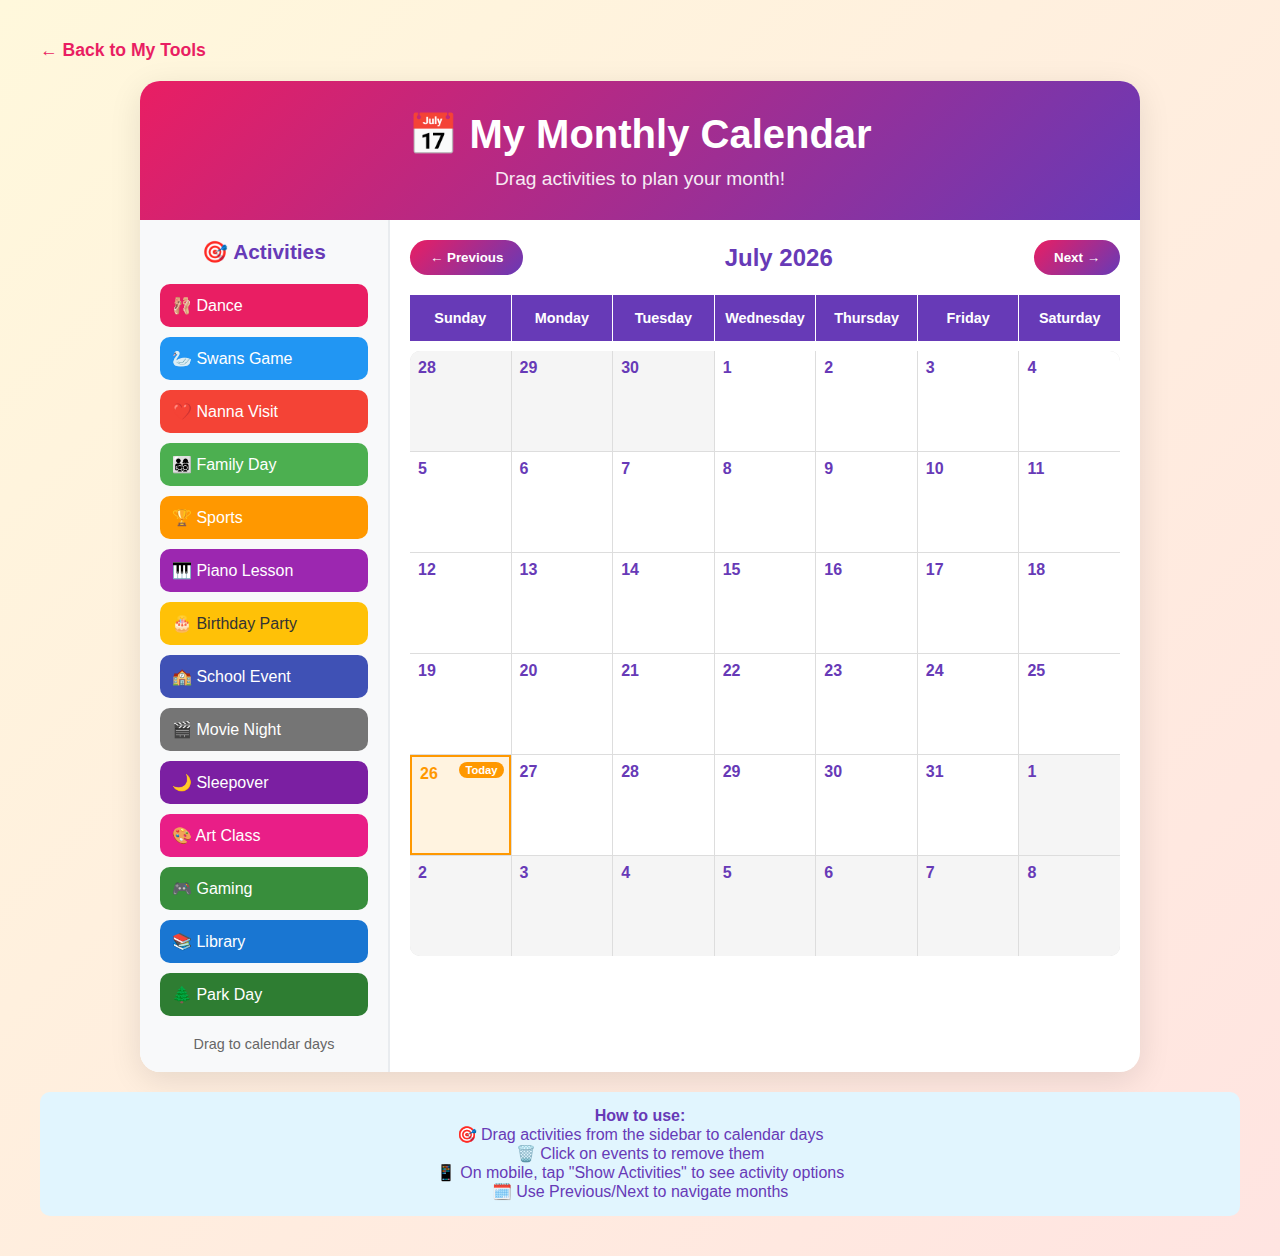
<file: monthly-calendar.html>
<!DOCTYPE html>
<html lang="en">
<head>
    <meta charset="UTF-8">
    <meta name="viewport" content="width=device-width, initial-scale=1.0">
    <title>Monthly Calendar - Penny's Palace</title>
    <style>
        * {
            margin: 0;
            padding: 0;
            box-sizing: border-box;
        }

        body {
            font-family: 'Quicksand', 'Arial', sans-serif;
            background: linear-gradient(135deg, #FFF8DC 0%, #FFE4E1 100%);
            min-height: 100vh;
            padding: 20px;
        }

        .calendar-container {
            max-width: 1000px;
            margin: 0 auto;
            background: white;
            border-radius: 20px;
            box-shadow: 0 8px 32px rgba(0,0,0,0.1);
            overflow: hidden;
        }

        .calendar-header {
            background: linear-gradient(135deg, #E91E63 0%, #673AB7 100%);
            color: white;
            padding: 30px;
            text-align: center;
        }

        .calendar-title {
            font-size: 2.5em;
            margin-bottom: 10px;
            font-weight: bold;
        }

        .calendar-subtitle {
            font-size: 1.2em;
            opacity: 0.9;
        }

        .calendar-main {
            display: flex;
            min-height: 600px;
        }

        .activities-sidebar {
            width: 250px;
            background: #F8F9FA;
            padding: 20px;
            border-right: 2px solid #E9ECEF;
        }

        .activities-title {
            font-size: 1.3em;
            color: #673AB7;
            margin-bottom: 20px;
            font-weight: bold;
            text-align: center;
        }

        .activity-grid {
            display: grid;
            gap: 10px;
        }

        .activity-item {
            display: flex;
            align-items: center;
            gap: 8px;
            padding: 12px;
            border-radius: 10px;
            cursor: move;
            transition: all 0.3s ease;
            font-weight: 500;
            color: white;
            user-select: none;
        }

        .activity-item:hover {
            transform: scale(1.05);
            box-shadow: 0 4px 12px rgba(0,0,0,0.2);
        }

        .activity-item.dragging {
            opacity: 0.5;
            transform: scale(0.95);
        }

        .activity-icon {
            font-size: 1.2em;
        }

        .calendar-grid-container {
            flex: 1;
            padding: 20px;
        }

        .calendar-controls {
            display: flex;
            justify-content: space-between;
            align-items: center;
            margin-bottom: 20px;
        }

        .nav-btn {
            background: linear-gradient(135deg, #E91E63 0%, #673AB7 100%);
            color: white;
            border: none;
            padding: 10px 20px;
            border-radius: 25px;
            cursor: pointer;
            font-weight: bold;
            transition: transform 0.2s;
        }

        .nav-btn:hover {
            transform: scale(1.05);
        }

        .month-year {
            font-size: 1.5em;
            color: #673AB7;
            font-weight: bold;
        }

        .weekdays {
            display: grid;
            grid-template-columns: repeat(7, 1fr);
            gap: 1px;
            margin-bottom: 10px;
        }

        .weekday {
            background: #673AB7;
            color: white;
            padding: 15px 5px;
            text-align: center;
            font-weight: bold;
            font-size: 0.9em;
        }

        .calendar-grid {
            display: grid;
            grid-template-columns: repeat(7, 1fr);
            gap: 1px;
            background: #DDD;
            border-radius: 10px;
            overflow: hidden;
        }

        .calendar-day {
            background: white;
            min-height: 100px;
            padding: 8px;
            position: relative;
            transition: background-color 0.3s ease;
        }

        .calendar-day:hover {
            background: #F8F9FA;
        }

        .calendar-day.drag-over {
            background: #E3F2FD !important;
            border: 2px dashed #2196F3;
        }

        .calendar-day.today {
            background: #FFF3E0;
            border: 2px solid #FF9800;
        }

        .calendar-day.other-month {
            background: #F5F5F5;
            color: #999;
        }

        .day-number {
            font-weight: bold;
            margin-bottom: 5px;
            color: #673AB7;
        }

        .calendar-day.today .day-number {
            color: #FF9800;
        }

        .day-events {
            display: flex;
            flex-direction: column;
            gap: 2px;
        }

        .event-item {
            display: flex;
            align-items: center;
            gap: 4px;
            padding: 3px 6px;
            border-radius: 5px;
            font-size: 0.8em;
            color: white;
            cursor: pointer;
            transition: opacity 0.2s;
        }

        .event-item:hover {
            opacity: 0.8;
        }

        .today-badge {
            position: absolute;
            top: 5px;
            right: 5px;
            background: #FF9800;
            color: white;
            padding: 2px 6px;
            border-radius: 10px;
            font-size: 0.7em;
            font-weight: bold;
        }

        .mobile-toggle {
            display: none;
            width: 100%;
            background: white;
            border: 2px solid #E91E63;
            color: #E91E63;
            padding: 15px;
            border-radius: 10px;
            font-weight: bold;
            margin-bottom: 20px;
            cursor: pointer;
        }

        .mobile-activities {
            display: none;
            background: white;
            padding: 20px;
            border-radius: 10px;
            margin-bottom: 20px;
            border: 2px solid #E91E63;
        }

        .mobile-activities .activity-grid {
            grid-template-columns: repeat(2, 1fr);
        }

        .back-link {
            display: inline-block;
            margin: 20px;
            color: #E91E63;
            text-decoration: none;
            font-weight: bold;
            font-size: 1.1em;
        }

        .back-link:hover {
            text-decoration: underline;
        }

        .instructions {
            background: #E1F5FE;
            padding: 15px;
            margin: 20px;
            border-radius: 10px;
            color: #673AB7;
            text-align: center;
        }

        /* Activity Colors */
        .dance { background: #E91E63; }
        .swans { background: #2196F3; }
        .nanna { background: #F44336; }
        .family { background: #4CAF50; }
        .sports { background: #FF9800; }
        .piano { background: #9C27B0; }
        .birthday { background: #FFC107; color: #333; }
        .school { background: #3F51B5; }
        .movie { background: #757575; }
        .sleepover { background: #7B1FA2; }
        .art { background: #E91E87; }
        .gaming { background: #388E3C; }
        .library { background: #1976D2; }
        .park { background: #2E7D32; }

        /* Responsive */
        @media (max-width: 768px) {
            .calendar-main {
                flex-direction: column;
            }
            
            .activities-sidebar {
                display: none;
            }
            
            .mobile-toggle {
                display: block;
            }
            
            .calendar-day {
                min-height: 80px;
                padding: 5px;
            }
            
            .day-events {
                gap: 1px;
            }
            
            .event-item {
                font-size: 0.7em;
                padding: 2px 4px;
            }
            
            .calendar-title {
                font-size: 2em;
            }
        }
    </style>
</head>
<body>
    <a href="../index-modern.html#my-tools" class="back-link">← Back to My Tools</a>
    
    <div class="calendar-container">
        <div class="calendar-header">
            <h1 class="calendar-title">📅 My Monthly Calendar</h1>
            <p class="calendar-subtitle">Drag activities to plan your month!</p>
        </div>

        <button class="mobile-toggle" onclick="toggleMobileActivities()">
            <span id="toggle-text">Show Activities</span> 🎯
        </button>

        <div class="mobile-activities" id="mobile-activities">
            <div class="activity-grid" id="mobile-activity-grid">
                <!-- Mobile activities will be populated here -->
            </div>
            <p style="text-align: center; margin-top: 15px; color: #666; font-size: 0.9em;">
                Drag activities to calendar days
            </p>
        </div>

        <div class="calendar-main">
            <div class="activities-sidebar">
                <h2 class="activities-title">🎯 Activities</h2>
                <div class="activity-grid" id="activities-grid">
                    <!-- Activities will be populated by JavaScript -->
                </div>
                <p style="text-align: center; margin-top: 20px; color: #666; font-size: 0.9em;">
                    Drag to calendar days
                </p>
            </div>

            <div class="calendar-grid-container">
                <div class="calendar-controls">
                    <button class="nav-btn" onclick="previousMonth()">← Previous</button>
                    <div class="month-year" id="month-year"></div>
                    <button class="nav-btn" onclick="nextMonth()">Next →</button>
                </div>

                <div class="weekdays">
                    <div class="weekday">Sunday</div>
                    <div class="weekday">Monday</div>
                    <div class="weekday">Tuesday</div>
                    <div class="weekday">Wednesday</div>
                    <div class="weekday">Thursday</div>
                    <div class="weekday">Friday</div>
                    <div class="weekday">Saturday</div>
                </div>

                <div class="calendar-grid" id="calendar-grid">
                    <!-- Calendar days will be populated by JavaScript -->
                </div>
            </div>
        </div>
    </div>

    <div class="instructions">
        <strong>How to use:</strong><br>
        🎯 Drag activities from the sidebar to calendar days<br>
        🗑️ Click on events to remove them<br>
        📱 On mobile, tap "Show Activities" to see activity options<br>
        🗓️ Use Previous/Next to navigate months
    </div>

    <script>
        // Activity types with icons and colors
        const activityTypes = [
            { id: 'dance', name: '🩰 Dance', color: 'dance' },
            { id: 'swans', name: '🦢 Swans Game', color: 'swans' },
            { id: 'nanna', name: '❤️ Nanna Visit', color: 'nanna' },
            { id: 'family', name: '👨‍👩‍👧‍👦 Family Day', color: 'family' },
            { id: 'sports', name: '🏆 Sports', color: 'sports' },
            { id: 'piano', name: '🎹 Piano Lesson', color: 'piano' },
            { id: 'birthday', name: '🎂 Birthday Party', color: 'birthday' },
            { id: 'school', name: '🏫 School Event', color: 'school' },
            { id: 'movie', name: '🎬 Movie Night', color: 'movie' },
            { id: 'sleepover', name: '🌙 Sleepover', color: 'sleepover' },
            { id: 'art', name: '🎨 Art Class', color: 'art' },
            { id: 'gaming', name: '🎮 Gaming', color: 'gaming' },
            { id: 'library', name: '📚 Library', color: 'library' },
            { id: 'park', name: '🌲 Park Day', color: 'park' }
        ];

        let currentDate = new Date();
        let calendarEvents = JSON.parse(localStorage.getItem('pennyCalendarEvents') || '{}');
        let draggedActivity = null;

        function initializeCalendar() {
            populateActivities();
            renderCalendar();
        }

        function populateActivities() {
            const grid = document.getElementById('activities-grid');
            const mobileGrid = document.getElementById('mobile-activity-grid');
            
            const activityHTML = activityTypes.map(activity => 
                `<div class="activity-item ${activity.color}" draggable="true" data-activity="${activity.id}">
                    <span>${activity.name}</span>
                </div>`
            ).join('');
            
            grid.innerHTML = activityHTML;
            mobileGrid.innerHTML = activityHTML;

            // Add drag event listeners
            document.querySelectorAll('.activity-item').forEach(item => {
                item.addEventListener('dragstart', handleDragStart);
                item.addEventListener('dragend', handleDragEnd);
            });
        }

        function renderCalendar() {
            const year = currentDate.getFullYear();
            const month = currentDate.getMonth();
            
            // Update month/year display
            document.getElementById('month-year').textContent = 
                currentDate.toLocaleString('default', { month: 'long', year: 'numeric' });

            // Get calendar info
            const firstDay = new Date(year, month, 1);
            const lastDay = new Date(year, month + 1, 0);
            const startDate = new Date(firstDay);
            startDate.setDate(startDate.getDate() - firstDay.getDay());

            const grid = document.getElementById('calendar-grid');
            grid.innerHTML = '';

            // Generate 6 weeks of calendar
            for (let week = 0; week < 6; week++) {
                for (let day = 0; day < 7; day++) {
                    const currentDay = new Date(startDate);
                    currentDay.setDate(startDate.getDate() + (week * 7) + day);
                    
                    const dayElement = createDayElement(currentDay, month);
                    grid.appendChild(dayElement);
                }
            }
        }

        function createDayElement(date, currentMonth) {
            const dayElement = document.createElement('div');
            dayElement.className = 'calendar-day';
            
            const dayKey = `${date.getFullYear()}-${date.getMonth()}-${date.getDate()}`;
            const isToday = date.toDateString() === new Date().toDateString();
            const isCurrentMonth = date.getMonth() === currentMonth;
            
            if (isToday) dayElement.classList.add('today');
            if (!isCurrentMonth) dayElement.classList.add('other-month');
            
            dayElement.dataset.date = dayKey;
            
            // Add drag and drop event listeners
            dayElement.addEventListener('dragover', handleDragOver);
            dayElement.addEventListener('drop', handleDrop);
            dayElement.addEventListener('dragleave', handleDragLeave);

            dayElement.innerHTML = `
                <div class="day-number">${date.getDate()}</div>
                ${isToday ? '<div class="today-badge">Today</div>' : ''}
                <div class="day-events" id="events-${dayKey}">
                    ${renderDayEvents(dayKey)}
                </div>
            `;

            return dayElement;
        }

        function renderDayEvents(dayKey) {
            const events = calendarEvents[dayKey] || [];
            return events.map((activityId, index) => {
                const activity = activityTypes.find(a => a.id === activityId);
                if (!activity) return '';
                
                return `<div class="event-item ${activity.color}" onclick="removeEvent('${dayKey}', ${index})">
                    ${activity.name}
                </div>`;
            }).join('');
        }

        function handleDragStart(e) {
            draggedActivity = e.target.dataset.activity;
            e.target.classList.add('dragging');
            e.dataTransfer.effectAllowed = 'copy';
        }

        function handleDragEnd(e) {
            e.target.classList.remove('dragging');
            draggedActivity = null;
        }

        function handleDragOver(e) {
            e.preventDefault();
            e.currentTarget.classList.add('drag-over');
        }

        function handleDragLeave(e) {
            e.currentTarget.classList.remove('drag-over');
        }

        function handleDrop(e) {
            e.preventDefault();
            e.currentTarget.classList.remove('drag-over');
            
            if (draggedActivity) {
                const dayKey = e.currentTarget.dataset.date;
                addEvent(dayKey, draggedActivity);
            }
        }

        function addEvent(dayKey, activityId) {
            if (!calendarEvents[dayKey]) {
                calendarEvents[dayKey] = [];
            }
            
            calendarEvents[dayKey].push(activityId);
            saveEvents();
            
            // Update the day's events display
            document.getElementById(`events-${dayKey}`).innerHTML = renderDayEvents(dayKey);
        }

        function removeEvent(dayKey, eventIndex) {
            if (calendarEvents[dayKey]) {
                calendarEvents[dayKey].splice(eventIndex, 1);
                if (calendarEvents[dayKey].length === 0) {
                    delete calendarEvents[dayKey];
                }
                saveEvents();
                
                // Update the day's events display
                document.getElementById(`events-${dayKey}`).innerHTML = renderDayEvents(dayKey);
            }
        }

        function saveEvents() {
            localStorage.setItem('pennyCalendarEvents', JSON.stringify(calendarEvents));
        }

        function previousMonth() {
            currentDate.setMonth(currentDate.getMonth() - 1);
            renderCalendar();
        }

        function nextMonth() {
            currentDate.setMonth(currentDate.getMonth() + 1);
            renderCalendar();
        }

        function toggleMobileActivities() {
            const mobileActivities = document.getElementById('mobile-activities');
            const toggleText = document.getElementById('toggle-text');
            
            if (mobileActivities.style.display === 'block') {
                mobileActivities.style.display = 'none';
                toggleText.textContent = 'Show Activities';
            } else {
                mobileActivities.style.display = 'block';
                toggleText.textContent = 'Hide Activities';
            }
        }

        // Initialize calendar when page loads
        document.addEventListener('DOMContentLoaded', initializeCalendar);
    </script>
</body>
</html>
</file>
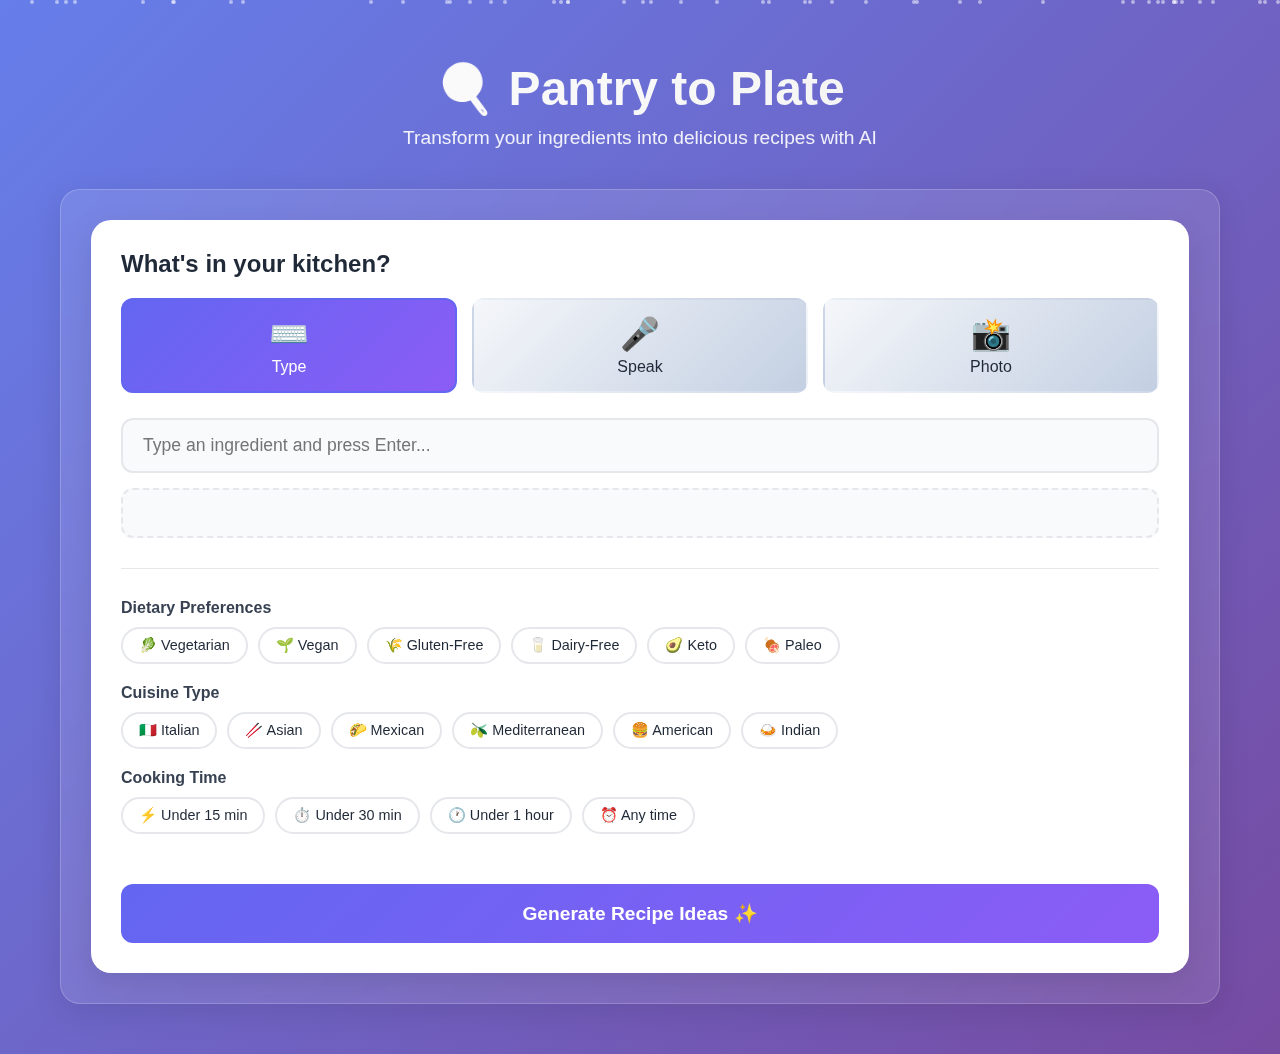
<file: recipe-generator-app.html>
<!DOCTYPE html>
<html lang="en">
<head>
    <meta charset="UTF-8">
    <meta name="viewport" content="width=device-width, initial-scale=1.0">
    <title>Pantry to Plate - AI Recipe Generator</title>
    <style>
        * {
            margin: 0;
            padding: 0;
            box-sizing: border-box;
        }

        :root {
            --primary: #6366f1;
            --secondary: #ec4899;
            --accent: #8b5cf6;
            --success: #10b981;
            --warning: #f59e0b;
            --danger: #ef4444;
            --dark: #1f2937;
            --light: #f3f4f6;
            --glass: rgba(255, 255, 255, 0.1);
            --shadow: 0 8px 32px rgba(0, 0, 0, 0.1);
        }

        body {
            font-family: -apple-system, BlinkMacSystemFont, 'Segoe UI', Roboto, Oxygen, Ubuntu, Cantarell, sans-serif;
            background: linear-gradient(135deg, #667eea 0%, #764ba2 100%);
            min-height: 100vh;
            color: #1f2937;
            overflow-x: hidden;
            position: relative;
        }

        /* Animated background particles */
        .particles {
            position: fixed;
            top: 0;
            left: 0;
            width: 100%;
            height: 100%;
            overflow: hidden;
            z-index: -1;
        }

        .particle {
            position: absolute;
            width: 4px;
            height: 4px;
            background: rgba(255, 255, 255, 0.5);
            border-radius: 50%;
            animation: float 20s infinite;
        }

        @keyframes float {
            0%, 100% {
                transform: translateY(0) translateX(0);
                opacity: 0;
            }
            10% {
                opacity: 1;
            }
            90% {
                opacity: 1;
            }
            100% {
                transform: translateY(-100vh) translateX(100px);
                opacity: 0;
            }
        }

        .container {
            max-width: 1200px;
            margin: 0 auto;
            padding: 20px;
        }

        /* Header */
        .header {
            text-align: center;
            padding: 40px 0;
            position: relative;
        }

        .logo {
            font-size: 3rem;
            font-weight: 800;
            background: linear-gradient(45deg, #fff, #f0f0f0);
            -webkit-background-clip: text;
            background-clip: text;
            -webkit-text-fill-color: transparent;
            margin-bottom: 10px;
            animation: glow 2s ease-in-out infinite alternate;
        }

        @keyframes glow {
            from { filter: drop-shadow(0 0 10px rgba(255, 255, 255, 0.5)); }
            to { filter: drop-shadow(0 0 20px rgba(255, 255, 255, 0.8)); }
        }

        .tagline {
            color: rgba(255, 255, 255, 0.9);
            font-size: 1.2rem;
            font-weight: 300;
        }

        /* Glass card effect */
        .glass-card {
            background: var(--glass);
            backdrop-filter: blur(10px);
            border-radius: 20px;
            border: 1px solid rgba(255, 255, 255, 0.2);
            box-shadow: var(--shadow);
            padding: 30px;
            margin-bottom: 30px;
            transition: all 0.3s ease;
        }

        .glass-card:hover {
            transform: translateY(-5px);
            box-shadow: 0 12px 40px rgba(0, 0, 0, 0.15);
        }

        /* Input section */
        .input-section {
            background: white;
            border-radius: 20px;
            padding: 30px;
            box-shadow: 0 10px 30px rgba(0, 0, 0, 0.1);
        }

        .input-methods {
            display: flex;
            gap: 15px;
            margin-bottom: 25px;
            flex-wrap: wrap;
        }

        .input-method {
            flex: 1;
            min-width: 150px;
            padding: 15px;
            border: 2px solid transparent;
            border-radius: 12px;
            background: linear-gradient(135deg, #f5f7fa 0%, #c3cfe2 100%);
            cursor: pointer;
            transition: all 0.3s ease;
            text-align: center;
            position: relative;
            overflow: hidden;
        }

        .input-method:hover {
            transform: translateY(-3px);
            box-shadow: 0 5px 15px rgba(0, 0, 0, 0.1);
        }

        .input-method.active {
            background: linear-gradient(135deg, var(--primary) 0%, var(--accent) 100%);
            color: white;
            border-color: var(--primary);
        }

        .input-method .icon {
            font-size: 2rem;
            margin-bottom: 5px;
        }

        /* Ingredient input */
        .ingredient-input-container {
            position: relative;
        }

        .ingredient-input {
            width: 100%;
            padding: 15px 20px;
            font-size: 1.1rem;
            border: 2px solid #e5e7eb;
            border-radius: 12px;
            transition: all 0.3s ease;
            background: #f9fafb;
        }

        .ingredient-input:focus {
            outline: none;
            border-color: var(--primary);
            background: white;
            box-shadow: 0 0 0 3px rgba(99, 102, 241, 0.1);
        }

        .ingredient-tags {
            display: flex;
            flex-wrap: wrap;
            gap: 10px;
            margin-top: 15px;
            min-height: 50px;
            padding: 15px;
            background: #f9fafb;
            border-radius: 12px;
            border: 2px dashed #e5e7eb;
        }

        .ingredient-tag {
            background: linear-gradient(135deg, var(--primary), var(--accent));
            color: white;
            padding: 8px 16px;
            border-radius: 20px;
            font-size: 0.9rem;
            display: flex;
            align-items: center;
            gap: 8px;
            animation: slideIn 0.3s ease;
        }

        @keyframes slideIn {
            from {
                opacity: 0;
                transform: translateX(-10px);
            }
            to {
                opacity: 1;
                transform: translateX(0);
            }
        }

        .ingredient-tag .remove {
            cursor: pointer;
            font-weight: bold;
            opacity: 0.8;
            transition: opacity 0.2s;
        }

        .ingredient-tag .remove:hover {
            opacity: 1;
        }

        /* Preferences */
        .preferences {
            margin-top: 30px;
            padding-top: 30px;
            border-top: 1px solid #e5e7eb;
        }

        .preference-group {
            margin-bottom: 20px;
        }

        .preference-group label {
            display: block;
            font-weight: 600;
            margin-bottom: 10px;
            color: #374151;
        }

        .preference-pills {
            display: flex;
            flex-wrap: wrap;
            gap: 10px;
        }

        .preference-pill {
            padding: 8px 16px;
            border: 2px solid #e5e7eb;
            border-radius: 20px;
            background: white;
            cursor: pointer;
            transition: all 0.2s ease;
            font-size: 0.9rem;
        }

        .preference-pill:hover {
            border-color: var(--primary);
            transform: translateY(-2px);
        }

        .preference-pill.selected {
            background: var(--primary);
            color: white;
            border-color: var(--primary);
        }

        /* Generate button */
        .generate-btn {
            width: 100%;
            padding: 18px;
            margin-top: 30px;
            background: linear-gradient(135deg, var(--primary) 0%, var(--accent) 100%);
            color: white;
            border: none;
            border-radius: 12px;
            font-size: 1.2rem;
            font-weight: 600;
            cursor: pointer;
            transition: all 0.3s ease;
            position: relative;
            overflow: hidden;
        }

        .generate-btn:hover {
            transform: translateY(-2px);
            box-shadow: 0 10px 25px rgba(99, 102, 241, 0.3);
        }

        .generate-btn:active {
            transform: translateY(0);
        }

        .generate-btn.loading {
            pointer-events: none;
            opacity: 0.8;
        }

        .generate-btn .ripple {
            position: absolute;
            border-radius: 50%;
            background: rgba(255, 255, 255, 0.5);
            transform: scale(0);
            animation: ripple 0.6s ease-out;
        }

        @keyframes ripple {
            to {
                transform: scale(4);
                opacity: 0;
            }
        }

        /* Loading animation */
        .loading-container {
            text-align: center;
            padding: 40px;
        }

        .cooking-animation {
            width: 80px;
            height: 80px;
            margin: 0 auto 20px;
            position: relative;
        }

        .pot {
            width: 60px;
            height: 40px;
            background: #374151;
            border-radius: 0 0 30px 30px;
            position: absolute;
            bottom: 0;
            left: 10px;
        }

        .steam {
            position: absolute;
            width: 20px;
            height: 20px;
            background: rgba(255, 255, 255, 0.8);
            border-radius: 50%;
            top: -10px;
            left: 30px;
            animation: steam 2s infinite;
        }

        @keyframes steam {
            0% {
                transform: translateY(0) scale(1);
                opacity: 0.8;
            }
            100% {
                transform: translateY(-30px) scale(1.5);
                opacity: 0;
            }
        }

        /* Recipe cards */
        .recipes-grid {
            display: grid;
            grid-template-columns: repeat(auto-fill, minmax(350px, 1fr));
            gap: 25px;
            margin-top: 30px;
        }

        .recipe-card {
            background: white;
            border-radius: 16px;
            overflow: hidden;
            box-shadow: 0 4px 20px rgba(0, 0, 0, 0.1);
            transition: all 0.3s ease;
            cursor: pointer;
            position: relative;
        }

        .recipe-card:hover {
            transform: translateY(-5px) scale(1.02);
            box-shadow: 0 10px 40px rgba(0, 0, 0, 0.15);
        }

        .recipe-header {
            padding: 25px;
            background: linear-gradient(135deg, #667eea 0%, #764ba2 100%);
            color: white;
            position: relative;
            overflow: hidden;
        }

        .recipe-header::before {
            content: '';
            position: absolute;
            top: -50%;
            right: -50%;
            width: 200%;
            height: 200%;
            background: radial-gradient(circle, rgba(255,255,255,0.1) 0%, transparent 70%);
            animation: shimmer 3s infinite;
        }

        @keyframes shimmer {
            0% { transform: rotate(0deg); }
            100% { transform: rotate(360deg); }
        }

        .recipe-title {
            font-size: 1.4rem;
            font-weight: 700;
            margin-bottom: 5px;
            position: relative;
        }

        .recipe-subtitle {
            opacity: 0.9;
            font-size: 0.95rem;
        }

        .recipe-body {
            padding: 25px;
        }

        .recipe-meta {
            display: flex;
            justify-content: space-between;
            margin-bottom: 20px;
            flex-wrap: wrap;
            gap: 15px;
        }

        .meta-item {
            display: flex;
            align-items: center;
            gap: 8px;
            font-size: 0.9rem;
            color: #6b7280;
        }

        .meta-icon {
            width: 20px;
            height: 20px;
            background: linear-gradient(135deg, var(--primary), var(--accent));
            border-radius: 50%;
            display: flex;
            align-items: center;
            justify-content: center;
            color: white;
            font-size: 0.8rem;
        }

        .difficulty-badge {
            padding: 4px 12px;
            border-radius: 12px;
            font-size: 0.85rem;
            font-weight: 600;
            text-transform: uppercase;
        }

        .difficulty-easy {
            background: #d1fae5;
            color: #065f46;
        }

        .difficulty-medium {
            background: #fed7aa;
            color: #92400e;
        }

        .difficulty-hard {
            background: #fecaca;
            color: #991b1b;
        }

        .recipe-description {
            color: #4b5563;
            line-height: 1.6;
            margin-bottom: 20px;
        }

        .select-recipe-btn {
            width: 100%;
            padding: 12px;
            background: linear-gradient(135deg, var(--primary), var(--accent));
            color: white;
            border: none;
            border-radius: 8px;
            font-weight: 600;
            cursor: pointer;
            transition: all 0.3s ease;
        }

        .select-recipe-btn:hover {
            transform: translateY(-2px);
            box-shadow: 0 5px 15px rgba(99, 102, 241, 0.3);
        }

        /* Recipe details modal */
        .modal {
            display: none;
            position: fixed;
            top: 0;
            left: 0;
            width: 100%;
            height: 100%;
            background: rgba(0, 0, 0, 0.5);
            backdrop-filter: blur(5px);
            z-index: 1000;
            animation: fadeIn 0.3s ease;
        }

        @keyframes fadeIn {
            from { opacity: 0; }
            to { opacity: 1; }
        }

        .modal-content {
            background: white;
            max-width: 800px;
            max-height: 90vh;
            margin: 5vh auto;
            border-radius: 20px;
            overflow: hidden;
            box-shadow: 0 20px 60px rgba(0, 0, 0, 0.3);
            animation: slideUp 0.3s ease;
        }

        @keyframes slideUp {
            from {
                opacity: 0;
                transform: translateY(50px);
            }
            to {
                opacity: 1;
                transform: translateY(0);
            }
        }

        .modal-header {
            padding: 30px;
            background: linear-gradient(135deg, #667eea 0%, #764ba2 100%);
            color: white;
            position: relative;
        }

        .modal-header h2 {
            font-size: 2rem;
            margin-bottom: 10px;
        }

        .close-modal {
            position: absolute;
            top: 20px;
            right: 20px;
            width: 40px;
            height: 40px;
            background: rgba(255, 255, 255, 0.2);
            border: none;
            border-radius: 50%;
            color: white;
            font-size: 1.5rem;
            cursor: pointer;
            transition: all 0.3s ease;
        }

        .close-modal:hover {
            background: rgba(255, 255, 255, 0.3);
            transform: rotate(90deg);
        }

        .modal-body {
            padding: 30px;
            max-height: calc(90vh - 200px);
            overflow-y: auto;
        }

        .ingredients-list {
            background: #f9fafb;
            border-radius: 12px;
            padding: 20px;
            margin-bottom: 30px;
        }

        .ingredients-list h3 {
            color: #374151;
            margin-bottom: 15px;
            font-size: 1.3rem;
        }

        .ingredients-list ul {
            list-style: none;
        }

        .ingredients-list li {
            padding: 10px 0;
            border-bottom: 1px solid #e5e7eb;
            display: flex;
            align-items: center;
            gap: 10px;
        }

        .ingredients-list li:last-child {
            border-bottom: none;
        }

        .ingredient-check {
            width: 20px;
            height: 20px;
            border: 2px solid var(--primary);
            border-radius: 50%;
            position: relative;
            cursor: pointer;
            transition: all 0.3s ease;
        }

        .ingredient-check.checked {
            background: var(--primary);
        }

        .ingredient-check.checked::after {
            content: '✓';
            color: white;
            position: absolute;
            top: 50%;
            left: 50%;
            transform: translate(-50%, -50%);
            font-size: 0.8rem;
        }

        .instructions {
            margin-bottom: 30px;
        }

        .instructions h3 {
            color: #374151;
            margin-bottom: 20px;
            font-size: 1.3rem;
        }

        .instruction-step {
            display: flex;
            gap: 20px;
            margin-bottom: 25px;
            padding: 20px;
            background: #f9fafb;
            border-radius: 12px;
            transition: all 0.3s ease;
        }

        .instruction-step:hover {
            background: #f3f4f6;
            transform: translateX(5px);
        }

        .step-number {
            width: 40px;
            height: 40px;
            background: linear-gradient(135deg, var(--primary), var(--accent));
            color: white;
            border-radius: 50%;
            display: flex;
            align-items: center;
            justify-content: center;
            font-weight: bold;
            flex-shrink: 0;
        }

        .step-content {
            flex: 1;
            line-height: 1.6;
            color: #4b5563;
        }

        /* Voice input */
        .voice-input-btn {
            position: absolute;
            right: 10px;
            top: 50%;
            transform: translateY(-50%);
            width: 40px;
            height: 40px;
            border: none;
            background: linear-gradient(135deg, var(--danger), #f97316);
            color: white;
            border-radius: 50%;
            cursor: pointer;
            transition: all 0.3s ease;
        }

        .voice-input-btn:hover {
            transform: translateY(-50%) scale(1.1);
        }

        .voice-input-btn.recording {
            animation: pulse 1.5s infinite;
        }

        @keyframes pulse {
            0% {
                box-shadow: 0 0 0 0 rgba(239, 68, 68, 0.7);
            }
            70% {
                box-shadow: 0 0 0 10px rgba(239, 68, 68, 0);
            }
            100% {
                box-shadow: 0 0 0 0 rgba(239, 68, 68, 0);
            }
        }

        /* Photo upload */
        .photo-upload {
            display: none;
            width: 100%;
            padding: 40px;
            border: 2px dashed #e5e7eb;
            border-radius: 12px;
            text-align: center;
            cursor: pointer;
            transition: all 0.3s ease;
            background: #f9fafb;
        }

        .photo-upload:hover {
            border-color: var(--primary);
            background: white;
        }

        .photo-upload.dragover {
            border-color: var(--primary);
            background: rgba(99, 102, 241, 0.05);
        }

        .upload-icon {
            font-size: 3rem;
            color: #9ca3af;
            margin-bottom: 10px;
        }

        /* Responsive */
        @media (max-width: 768px) {
            .container {
                padding: 10px;
            }

            .logo {
                font-size: 2rem;
            }

            .recipes-grid {
                grid-template-columns: 1fr;
            }

            .modal-content {
                margin: 0;
                height: 100vh;
                max-height: 100vh;
                border-radius: 0;
            }
        }

        /* Error message */
        .error-message {
            background: #fee;
            color: #c33;
            padding: 15px;
            border-radius: 8px;
            margin-top: 15px;
            border: 1px solid #fcc;
            animation: shake 0.5s ease;
        }

        @keyframes shake {
            0%, 100% { transform: translateX(0); }
            25% { transform: translateX(-10px); }
            75% { transform: translateX(10px); }
        }

        /* Success message */
        .success-message {
            background: #d1fae5;
            color: #065f46;
            padding: 15px;
            border-radius: 8px;
            margin-top: 15px;
            border: 1px solid #a7f3d0;
            animation: slideIn 0.5s ease;
        }
    </style>
</head>
<body>
    <div class="particles" id="particles"></div>
    
    <div class="container">
        <header class="header">
            <h1 class="logo">🍳 Pantry to Plate</h1>
            <p class="tagline">Transform your ingredients into delicious recipes with AI</p>
        </header>

        <div class="glass-card">
            <div class="input-section">
                <h2 style="margin-bottom: 20px; color: #1f2937;">What's in your kitchen?</h2>
                
                <div class="input-methods">
                    <div class="input-method active" data-method="text">
                        <div class="icon">⌨️</div>
                        <div>Type</div>
                    </div>
                    <div class="input-method" data-method="voice">
                        <div class="icon">🎤</div>
                        <div>Speak</div>
                    </div>
                    <div class="input-method" data-method="photo">
                        <div class="icon">📸</div>
                        <div>Photo</div>
                    </div>
                </div>

                <div id="text-input-container" class="ingredient-input-container">
                    <input type="text" class="ingredient-input" placeholder="Type an ingredient and press Enter..." id="ingredient-input">
                    <button class="voice-input-btn" id="voice-btn" style="display: none;">🎤</button>
                </div>

                <div id="photo-upload-container" class="photo-upload">
                    <div class="upload-icon">📸</div>
                    <p>Click to upload or drag & drop a photo of your ingredients</p>
                    <input type="file" id="photo-input" accept="image/*" style="display: none;">
                </div>

                <div class="ingredient-tags" id="ingredient-tags">
                    <!-- Ingredient tags will appear here -->
                </div>

                <div class="preferences">
                    <div class="preference-group">
                        <label>Dietary Preferences</label>
                        <div class="preference-pills">
                            <div class="preference-pill" data-pref="vegetarian">🥬 Vegetarian</div>
                            <div class="preference-pill" data-pref="vegan">🌱 Vegan</div>
                            <div class="preference-pill" data-pref="gluten-free">🌾 Gluten-Free</div>
                            <div class="preference-pill" data-pref="dairy-free">🥛 Dairy-Free</div>
                            <div class="preference-pill" data-pref="keto">🥑 Keto</div>
                            <div class="preference-pill" data-pref="paleo">🍖 Paleo</div>
                        </div>
                    </div>

                    <div class="preference-group">
                        <label>Cuisine Type</label>
                        <div class="preference-pills">
                            <div class="preference-pill" data-cuisine="italian">🇮🇹 Italian</div>
                            <div class="preference-pill" data-cuisine="asian">🥢 Asian</div>
                            <div class="preference-pill" data-cuisine="mexican">🌮 Mexican</div>
                            <div class="preference-pill" data-cuisine="mediterranean">🫒 Mediterranean</div>
                            <div class="preference-pill" data-cuisine="american">🍔 American</div>
                            <div class="preference-pill" data-cuisine="indian">🍛 Indian</div>
                        </div>
                    </div>

                    <div class="preference-group">
                        <label>Cooking Time</label>
                        <div class="preference-pills">
                            <div class="preference-pill" data-time="15">⚡ Under 15 min</div>
                            <div class="preference-pill" data-time="30">⏱️ Under 30 min</div>
                            <div class="preference-pill" data-time="60">🕐 Under 1 hour</div>
                            <div class="preference-pill" data-time="any">⏰ Any time</div>
                        </div>
                    </div>
                </div>

                <button class="generate-btn" id="generate-btn">
                    <span>Generate Recipe Ideas ✨</span>
                </button>

                <div id="message-container"></div>
            </div>
        </div>

        <div id="loading-container" class="glass-card loading-container" style="display: none;">
            <div class="cooking-animation">
                <div class="pot"></div>
                <div class="steam"></div>
                <div class="steam" style="animation-delay: 0.5s; left: 20px;"></div>
                <div class="steam" style="animation-delay: 1s; left: 40px;"></div>
            </div>
            <p style="color: white; font-size: 1.1rem;">AI Chef is cooking up some ideas...</p>
        </div>

        <div id="recipes-container" class="recipes-grid">
            <!-- Recipe cards will appear here -->
        </div>
    </div>

    <!-- Recipe Details Modal -->
    <div id="recipe-modal" class="modal">
        <div class="modal-content">
            <div class="modal-header">
                <h2 id="modal-recipe-title"></h2>
                <p id="modal-recipe-subtitle"></p>
                <button class="close-modal" onclick="closeModal()">&times;</button>
            </div>
            <div class="modal-body" id="modal-body">
                <!-- Recipe details will be loaded here -->
            </div>
        </div>
    </div>

    <script>
        // State management
        const state = {
            ingredients: [],
            preferences: [],
            cuisine: null,
            cookingTime: 'any',
            inputMethod: 'text',
            recipes: [],
            selectedRecipe: null
        };

        // Initialize particles
        function createParticles() {
            const particlesContainer = document.getElementById('particles');
            for (let i = 0; i < 50; i++) {
                const particle = document.createElement('div');
                particle.className = 'particle';
                particle.style.left = Math.random() * 100 + '%';
                particle.style.animationDelay = Math.random() * 20 + 's';
                particle.style.animationDuration = (15 + Math.random() * 10) + 's';
                particlesContainer.appendChild(particle);
            }
        }
        createParticles();

        // DOM elements
        const ingredientInput = document.getElementById('ingredient-input');
        const ingredientTags = document.getElementById('ingredient-tags');
        const generateBtn = document.getElementById('generate-btn');
        const loadingContainer = document.getElementById('loading-container');
        const recipesContainer = document.getElementById('recipes-container');
        const messageContainer = document.getElementById('message-container');
        const voiceBtn = document.getElementById('voice-btn');
        const photoInput = document.getElementById('photo-input');
        const photoUploadContainer = document.getElementById('photo-upload-container');
        const textInputContainer = document.getElementById('text-input-container');

        // Input method switching
        document.querySelectorAll('.input-method').forEach(method => {
            method.addEventListener('click', () => {
                document.querySelectorAll('.input-method').forEach(m => m.classList.remove('active'));
                method.classList.add('active');
                state.inputMethod = method.dataset.method;
                
                // Show/hide appropriate input
                textInputContainer.style.display = state.inputMethod === 'text' ? 'block' : 'none';
                voiceBtn.style.display = state.inputMethod === 'voice' ? 'block' : 'none';
                photoUploadContainer.style.display = state.inputMethod === 'photo' ? 'block' : 'none';
            });
        });

        // Ingredient input handling
        ingredientInput.addEventListener('keypress', (e) => {
            if (e.key === 'Enter' && ingredientInput.value.trim()) {
                addIngredient(ingredientInput.value.trim());
                ingredientInput.value = '';
            }
        });

        function addIngredient(ingredient) {
            if (!state.ingredients.includes(ingredient)) {
                state.ingredients.push(ingredient);
                renderIngredients();
            }
        }

        function removeIngredient(ingredient) {
            state.ingredients = state.ingredients.filter(i => i !== ingredient);
            renderIngredients();
        }

        function renderIngredients() {
            ingredientTags.innerHTML = state.ingredients.map(ingredient => `
                <div class="ingredient-tag">
                    ${ingredient}
                    <span class="remove" onclick="removeIngredient('${ingredient}')">&times;</span>
                </div>
            `).join('');
        }

        // Preference handling
        document.querySelectorAll('.preference-pill').forEach(pill => {
            pill.addEventListener('click', () => {
                if (pill.dataset.pref) {
                    pill.classList.toggle('selected');
                    if (pill.classList.contains('selected')) {
                        state.preferences.push(pill.dataset.pref);
                    } else {
                        state.preferences = state.preferences.filter(p => p !== pill.dataset.pref);
                    }
                } else if (pill.dataset.cuisine) {
                    document.querySelectorAll('[data-cuisine]').forEach(c => c.classList.remove('selected'));
                    pill.classList.add('selected');
                    state.cuisine = pill.dataset.cuisine;
                } else if (pill.dataset.time) {
                    document.querySelectorAll('[data-time]').forEach(t => t.classList.remove('selected'));
                    pill.classList.add('selected');
                    state.cookingTime = pill.dataset.time;
                }
            });
        });

        // Voice input (Web Speech API)
        let recognition;
        if ('webkitSpeechRecognition' in window) {
            recognition = new webkitSpeechRecognition();
            recognition.continuous = false;
            recognition.interimResults = false;
            
            recognition.onresult = (event) => {
                const transcript = event.results[0][0].transcript;
                const ingredients = transcript.split(/,|and/).map(i => i.trim()).filter(i => i);
                ingredients.forEach(addIngredient);
                voiceBtn.classList.remove('recording');
            };
            
            recognition.onerror = () => {
                showMessage('Voice recognition failed. Please try again.', 'error');
                voiceBtn.classList.remove('recording');
            };
        }

        voiceBtn.addEventListener('click', () => {
            if (recognition) {
                if (voiceBtn.classList.contains('recording')) {
                    recognition.stop();
                    voiceBtn.classList.remove('recording');
                } else {
                    recognition.start();
                    voiceBtn.classList.add('recording');
                }
            } else {
                showMessage('Voice input is not supported in your browser.', 'error');
            }
        });

        // Photo upload
        photoUploadContainer.addEventListener('click', () => {
            photoInput.click();
        });

        photoUploadContainer.addEventListener('dragover', (e) => {
            e.preventDefault();
            photoUploadContainer.classList.add('dragover');
        });

        photoUploadContainer.addEventListener('dragleave', () => {
            photoUploadContainer.classList.remove('dragover');
        });

        photoUploadContainer.addEventListener('drop', (e) => {
            e.preventDefault();
            photoUploadContainer.classList.remove('dragover');
            handlePhotoUpload(e.dataTransfer.files[0]);
        });

        photoInput.addEventListener('change', (e) => {
            handlePhotoUpload(e.target.files[0]);
        });

        async function handlePhotoUpload(file) {
            if (!file || !file.type.startsWith('image/')) {
                showMessage('Please upload a valid image file.', 'error');
                return;
            }

            showMessage('Analyzing image... (Note: In production, this would use GPT-4o mini vision API)', 'success');
            
            // Simulate image analysis (in production, send to OpenAI API)
            setTimeout(() => {
                const simulatedIngredients = ['tomatoes', 'onions', 'garlic', 'pasta', 'cheese'];
                simulatedIngredients.forEach(addIngredient);
                showMessage('Image analyzed! Ingredients detected and added.', 'success');
            }, 2000);
        }

        // Generate recipes
        generateBtn.addEventListener('click', async () => {
            if (state.ingredients.length === 0) {
                showMessage('Please add at least one ingredient!', 'error');
                return;
            }

            generateBtn.classList.add('loading');
            generateBtn.innerHTML = '<span>Generating... 🔄</span>';
            loadingContainer.style.display = 'block';
            recipesContainer.innerHTML = '';
            messageContainer.innerHTML = '';

            try {
                // Note: In production, this would call your backend API that interfaces with OpenAI
                // For demo purposes, we'll simulate the API response
                await simulateRecipeGeneration();
                
                renderRecipes();
                generateBtn.classList.remove('loading');
                generateBtn.innerHTML = '<span>Generate Recipe Ideas ✨</span>';
                loadingContainer.style.display = 'none';
            } catch (error) {
                showMessage('Failed to generate recipes. Please try again.', 'error');
                generateBtn.classList.remove('loading');
                generateBtn.innerHTML = '<span>Generate Recipe Ideas ✨</span>';
                loadingContainer.style.display = 'none';
            }
        });

        // Simulate API call to OpenAI
        async function simulateRecipeGeneration() {
            // In production, this would be your actual API call:
            // const response = await fetch('/api/generate-recipes', {
            //     method: 'POST',
            //     headers: { 'Content-Type': 'application/json' },
            //     body: JSON.stringify({
            //         ingredients: state.ingredients,
            //         preferences: state.preferences,
            //         cuisine: state.cuisine,
            //         cookingTime: state.cookingTime
            //     })
            // });
            // state.recipes = await response.json();

            // Simulated response
            return new Promise((resolve) => {
                setTimeout(() => {
                    state.recipes = [
                        {
                            id: 1,
                            title: "Mediterranean Pasta Delight",
                            subtitle: "A fresh and vibrant pasta dish",
                            description: "A light yet satisfying pasta dish featuring fresh tomatoes, garlic, and herbs with a Mediterranean twist.",
                            difficulty: "easy",
                            prepTime: "25 min",
                            servings: "4",
                            ingredients: ["pasta", "tomatoes", "garlic", "olive oil", "basil", "parmesan"],
                            cuisine: "Mediterranean"
                        },
                        {
                            id: 2,
                            title: "Rustic Tomato Soup",
                            subtitle: "Comfort in a bowl",
                            description: "A warming, creamy tomato soup perfect for any day. Made with roasted tomatoes and aromatic herbs.",
                            difficulty: "easy",
                            prepTime: "35 min",
                            servings: "6",
                            ingredients: ["tomatoes", "onions", "garlic", "cream", "basil", "vegetable stock"],
                            cuisine: "American"
                        },
                        {
                            id: 3,
                            title: "Garlic Herb Roasted Vegetables",
                            subtitle: "Colorful and nutritious",
                            description: "A medley of seasonal vegetables roasted to perfection with aromatic garlic and fresh herbs.",
                            difficulty: "easy",
                            prepTime: "40 min",
                            servings: "4",
                            ingredients: ["mixed vegetables", "garlic", "olive oil", "rosemary", "thyme"],
                            cuisine: "International"
                        },
                        {
                            id: 4,
                            title: "Classic Margherita Pizza",
                            subtitle: "Italian tradition at home",
                            description: "Homemade pizza with fresh tomato sauce, mozzarella, and basil - simple yet divine.",
                            difficulty: "medium",
                            prepTime: "45 min",
                            servings: "2-3",
                            ingredients: ["pizza dough", "tomatoes", "mozzarella", "basil", "olive oil"],
                            cuisine: "Italian"
                        },
                        {
                            id: 5,
                            title: "Spicy Garlic Stir-Fry",
                            subtitle: "Quick Asian-inspired dish",
                            description: "A fast and flavorful stir-fry with a kick of spice and aromatic garlic.",
                            difficulty: "medium",
                            prepTime: "20 min",
                            servings: "3",
                            ingredients: ["vegetables", "garlic", "soy sauce", "chili", "sesame oil"],
                            cuisine: "Asian"
                        }
                    ];
                    resolve();
                }, 2000);
            });
        }

        function renderRecipes() {
            recipesContainer.innerHTML = state.recipes.map((recipe, index) => `
                <div class="recipe-card" style="animation-delay: ${index * 0.1}s">
                    <div class="recipe-header">
                        <h3 class="recipe-title">${recipe.title}</h3>
                        <p class="recipe-subtitle">${recipe.subtitle}</p>
                    </div>
                    <div class="recipe-body">
                        <div class="recipe-meta">
                            <div class="meta-item">
                                <div class="meta-icon">⏱</div>
                                <span>${recipe.prepTime}</span>
                            </div>
                            <div class="meta-item">
                                <div class="meta-icon">👥</div>
                                <span>${recipe.servings} servings</span>
                            </div>
                            <div class="difficulty-badge difficulty-${recipe.difficulty}">
                                ${recipe.difficulty}
                            </div>
                        </div>
                        <p class="recipe-description">${recipe.description}</p>
                        <button class="select-recipe-btn" onclick="selectRecipe(${recipe.id})">
                            View Full Recipe →
                        </button>
                    </div>
                </div>
            `).join('');
        }

        async function selectRecipe(recipeId) {
            state.selectedRecipe = state.recipes.find(r => r.id === recipeId);
            
            // Show modal
            document.getElementById('recipe-modal').style.display = 'block';
            document.getElementById('modal-recipe-title').textContent = state.selectedRecipe.title;
            document.getElementById('modal-recipe-subtitle').textContent = state.selectedRecipe.subtitle;
            
            // Show loading in modal
            document.getElementById('modal-body').innerHTML = `
                <div style="text-align: center; padding: 40px;">
                    <div class="cooking-animation" style="margin: 0 auto;">
                        <div class="pot"></div>
                        <div class="steam"></div>
                    </div>
                    <p style="margin-top: 20px;">Loading detailed recipe...</p>
                </div>
            `;
            
            // Simulate API call for detailed instructions
            await loadDetailedRecipe();
        }

        async function loadDetailedRecipe() {
            // In production: Call OpenAI API for detailed instructions
            // const response = await fetch('/api/recipe-details', {
            //     method: 'POST',
            //     headers: { 'Content-Type': 'application/json' },
            //     body: JSON.stringify({ recipeId: state.selectedRecipe.id })
            // });
            
            // Simulated detailed recipe
            setTimeout(() => {
                const detailedRecipe = {
                    ingredients: [
                        "400g pasta (penne or fusilli)",
                        "6 large ripe tomatoes, diced",
                        "4 cloves garlic, minced",
                        "1/4 cup extra virgin olive oil",
                        "1 cup fresh basil leaves",
                        "1 cup grated Parmesan cheese",
                        "Salt and pepper to taste",
                        "1 tsp dried oregano"
                    ],
                    instructions: [
                        "Bring a large pot of salted water to boil. Add pasta and cook according to package directions until al dente.",
                        "While pasta cooks, heat olive oil in a large skillet over medium heat. Add minced garlic and sauté for 1-2 minutes until fragrant but not browned.",
                        "Add diced tomatoes to the skillet. Season with salt, pepper, and oregano. Cook for 10-12 minutes, stirring occasionally, until tomatoes break down into a chunky sauce.",
                        "Tear half the basil leaves and add to the tomato sauce. Stir and cook for another minute.",
                        "Drain pasta, reserving 1 cup of pasta water. Add drained pasta to the skillet with tomato sauce.",
                        "Toss pasta with the sauce, adding pasta water a little at a time until you reach desired consistency.",
                        "Remove from heat. Add half the Parmesan cheese and toss to combine.",
                        "Serve immediately, garnished with remaining basil leaves and Parmesan cheese. Drizzle with extra olive oil if desired."
                    ],
                    tips: [
                        "Use San Marzano tomatoes for the best flavor",
                        "Don't overcook the garlic - it should be fragrant but not brown",
                        "Save some pasta water - its starch helps the sauce adhere to the pasta",
                        "Fresh basil is key - add it at the end to preserve its flavor"
                    ],
                    nutritionPerServing: {
                        calories: 420,
                        protein: "15g",
                        carbs: "65g",
                        fat: "12g",
                        fiber: "4g"
                    }
                };
                
                renderDetailedRecipe(detailedRecipe);
            }, 1500);
        }

        function renderDetailedRecipe(recipe) {
            document.getElementById('modal-body').innerHTML = `
                <div class="ingredients-list">
                    <h3>Ingredients</h3>
                    <ul>
                        ${recipe.ingredients.map(ing => `
                            <li>
                                <div class="ingredient-check" onclick="toggleIngredient(this)"></div>
                                ${ing}
                            </li>
                        `).join('')}
                    </ul>
                </div>
                
                <div class="instructions">
                    <h3>Instructions</h3>
                    ${recipe.instructions.map((step, index) => `
                        <div class="instruction-step">
                            <div class="step-number">${index + 1}</div>
                            <div class="step-content">${step}</div>
                        </div>
                    `).join('')}
                </div>
                
                ${recipe.tips ? `
                    <div class="tips" style="background: #fef3c7; padding: 20px; border-radius: 12px; margin-bottom: 20px;">
                        <h3 style="color: #92400e; margin-bottom: 15px;">Pro Tips</h3>
                        <ul style="list-style: none; color: #92400e;">
                            ${recipe.tips.map(tip => `<li style="margin-bottom: 10px;">💡 ${tip}</li>`).join('')}
                        </ul>
                    </div>
                ` : ''}
                
                ${recipe.nutritionPerServing ? `
                    <div class="nutrition" style="background: #f3f4f6; padding: 20px; border-radius: 12px;">
                        <h3 style="margin-bottom: 15px;">Nutrition per Serving</h3>
                        <div style="display: grid; grid-template-columns: repeat(auto-fit, minmax(100px, 1fr)); gap: 15px;">
                            <div><strong>Calories:</strong> ${recipe.nutritionPerServing.calories}</div>
                            <div><strong>Protein:</strong> ${recipe.nutritionPerServing.protein}</div>
                            <div><strong>Carbs:</strong> ${recipe.nutritionPerServing.carbs}</div>
                            <div><strong>Fat:</strong> ${recipe.nutritionPerServing.fat}</div>
                            <div><strong>Fiber:</strong> ${recipe.nutritionPerServing.fiber}</div>
                        </div>
                    </div>
                ` : ''}
            `;
        }

        function toggleIngredient(element) {
            element.classList.toggle('checked');
        }

        function closeModal() {
            document.getElementById('recipe-modal').style.display = 'none';
        }

        // Click outside modal to close
        window.onclick = function(event) {
            const modal = document.getElementById('recipe-modal');
            if (event.target == modal) {
                closeModal();
            }
        }

        function showMessage(message, type) {
            messageContainer.innerHTML = `<div class="${type}-message">${message}</div>`;
            setTimeout(() => {
                messageContainer.innerHTML = '';
            }, 5000);
        }

        // Add ripple effect to generate button
        generateBtn.addEventListener('click', function(e) {
            const ripple = document.createElement('span');
            ripple.className = 'ripple';
            const rect = this.getBoundingClientRect();
            const size = Math.max(rect.width, rect.height);
            const x = e.clientX - rect.left - size / 2;
            const y = e.clientY - rect.top - size / 2;
            ripple.style.width = ripple.style.height = size + 'px';
            ripple.style.left = x + 'px';
            ripple.style.top = y + 'px';
            this.appendChild(ripple);
            setTimeout(() => ripple.remove(), 600);
        });
    </script>
</body>
</html>
</file>
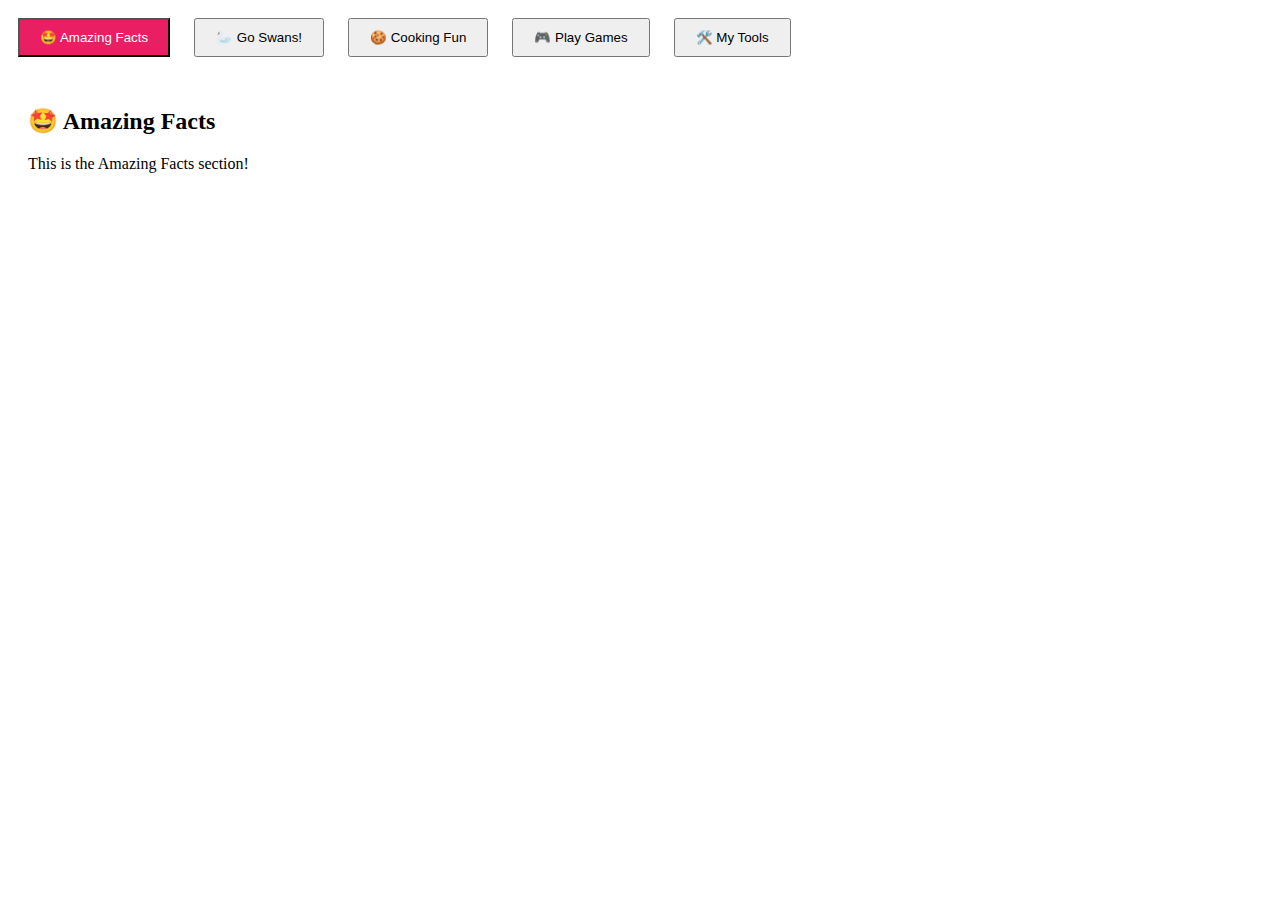
<file: test-navigation.html>
<!DOCTYPE html>
<html lang="en">
<head>
    <meta charset="UTF-8">
    <meta name="viewport" content="width=device-width, initial-scale=1.0">
    <title>Navigation Test - Penny's Palace</title>
    <style>
        .content-section { display: none; padding: 20px; }
        .content-section.active { display: block; }
        .nav-btn { margin: 10px; padding: 10px 20px; }
        .nav-btn.active { background: #E91E63; color: white; }
    </style>
</head>
<body>
    <nav>
        <button class="nav-btn active" onclick="switchSection('amazing-facts')">🤩 Amazing Facts</button>
        <button class="nav-btn" onclick="switchSection('go-swans')">🦢 Go Swans!</button>
        <button class="nav-btn" onclick="switchSection('cooking-fun')">🍪 Cooking Fun</button>
        <button class="nav-btn" onclick="switchSection('play-games')">🎮 Play Games</button>
        <button class="nav-btn" onclick="switchSection('my-tools')">🛠️ My Tools</button>
    </nav>

    <main>
        <section id="amazing-facts" class="content-section active">
            <h2>🤩 Amazing Facts</h2>
            <p>This is the Amazing Facts section!</p>
        </section>
        
        <section id="go-swans" class="content-section">
            <h2>🦢 Go Swans!</h2>
            <p>This is the Go Swans section!</p>
        </section>
        
        <section id="cooking-fun" class="content-section">
            <h2>🍪 Cooking Fun</h2>
            <p>This is the Cooking Fun section!</p>
        </section>
        
        <section id="play-games" class="content-section">
            <h2>🎮 Play Games</h2>
            <p>This is the Play Games section!</p>
        </section>
        
        <section id="my-tools" class="content-section">
            <h2>🛠️ My Tools</h2>
            <p>This is the My Tools section!</p>
        </section>
    </main>

    <script>
        function switchSection(sectionName) {
            console.log('Switching to:', sectionName);
            
            // Hide all sections
            const sections = document.querySelectorAll('.content-section');
            sections.forEach(section => {
                section.classList.remove('active');
            });

            // Show target section
            const targetSection = document.getElementById(sectionName);
            if (targetSection) {
                targetSection.classList.add('active');
                console.log('Activated section:', targetSection.id);
            } else {
                console.error('Section not found:', sectionName);
            }

            // Update nav button states
            const navButtons = document.querySelectorAll('.nav-btn');
            navButtons.forEach(button => {
                button.classList.remove('active');
            });
            
            const activeButton = document.querySelector(`[onclick*="${sectionName}"]`);
            if (activeButton) {
                activeButton.classList.add('active');
                console.log('Activated button for:', sectionName);
            }
        }
        
        console.log('Navigation test page loaded');
    </script>
</body>
</html>
</file>
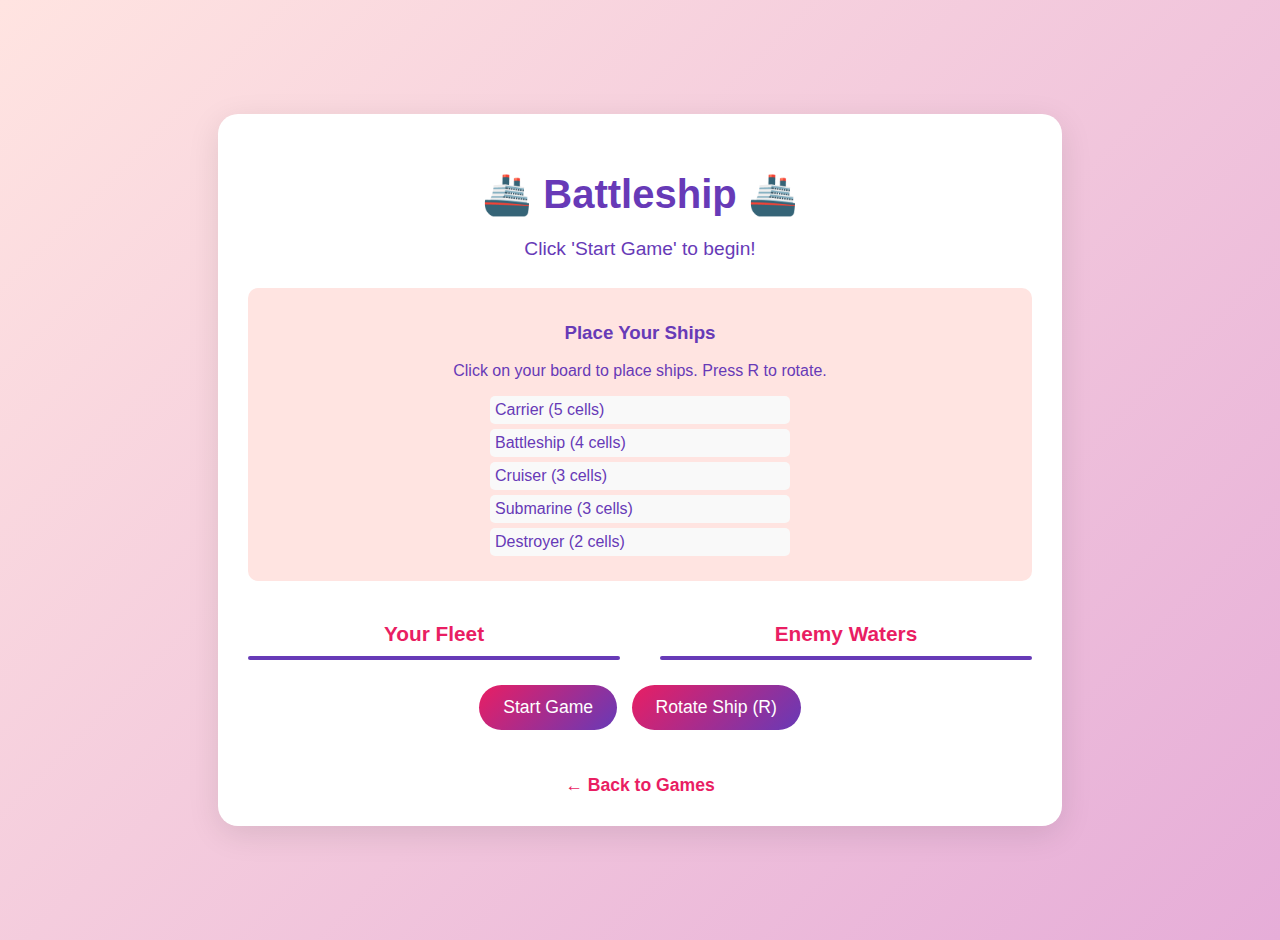
<file: games/battleship.html>
<!DOCTYPE html>
<html lang="en">
<head>
    <meta charset="UTF-8">
    <meta name="viewport" content="width=device-width, initial-scale=1.0">
    <title>Battleship - Penny's Palace</title>
    <style>
        body {
            margin: 0;
            padding: 20px;
            font-family: 'Quicksand', 'Arial', sans-serif;
            background: linear-gradient(135deg, #FFE4E1 0%, #E6ADD8 100%);
            display: flex;
            justify-content: center;
            align-items: center;
            min-height: 100vh;
        }

        .game-container {
            text-align: center;
            background: white;
            padding: 30px;
            border-radius: 20px;
            box-shadow: 0 8px 32px rgba(0,0,0,0.1);
            max-width: 900px;
        }

        h1 {
            color: #673AB7;
            margin-bottom: 20px;
            font-size: 2.5em;
        }

        .boards-container {
            display: flex;
            justify-content: center;
            gap: 40px;
            margin: 20px 0;
            flex-wrap: wrap;
        }

        .board-section {
            text-align: center;
        }

        .board-title {
            color: #E91E63;
            font-size: 1.3em;
            margin-bottom: 10px;
            font-weight: bold;
        }

        .game-board {
            display: grid;
            grid-template-columns: repeat(10, 35px);
            gap: 2px;
            background: #673AB7;
            padding: 2px;
            border-radius: 5px;
            margin: 0 auto;
        }

        .cell {
            width: 35px;
            height: 35px;
            background: #f0f0f0;
            border: 1px solid #ddd;
            cursor: pointer;
            transition: all 0.2s;
            display: flex;
            align-items: center;
            justify-content: center;
            font-size: 20px;
        }

        .cell:hover {
            background: #e0e0e0;
            transform: scale(1.05);
        }

        .cell.ship {
            background: #2196F3;
            border-color: #1976D2;
        }

        .cell.hit {
            background: #F44336;
            color: white;
        }

        .cell.miss {
            background: #B0BEC5;
        }

        .cell.sunk {
            background: #D32F2F;
            color: white;
        }

        .status {
            font-size: 1.2em;
            margin: 20px 0;
            color: #673AB7;
            min-height: 30px;
        }

        .controls {
            margin: 20px 0;
        }

        button {
            background: linear-gradient(135deg, #E91E63 0%, #673AB7 100%);
            color: white;
            border: none;
            padding: 12px 24px;
            font-size: 1.1em;
            border-radius: 25px;
            cursor: pointer;
            margin: 5px;
            font-family: inherit;
            transition: transform 0.2s;
        }

        button:hover {
            transform: scale(1.05);
        }

        button:active {
            transform: scale(0.95);
        }

        button:disabled {
            background: #ccc;
            cursor: not-allowed;
            transform: none;
        }

        .phase-info {
            background: #FFE4E1;
            padding: 15px;
            border-radius: 10px;
            margin: 20px 0;
            color: #673AB7;
        }

        .ship-list {
            text-align: left;
            margin: 10px auto;
            max-width: 300px;
        }

        .ship-item {
            margin: 5px 0;
            padding: 5px;
            background: #f9f9f9;
            border-radius: 5px;
        }

        .ship-item.placed {
            background: #C8E6C9;
        }

        .ship-item.sunk {
            background: #FFCDD2;
            text-decoration: line-through;
        }

        .game-over {
            font-size: 1.5em;
            font-weight: bold;
            margin: 20px 0;
        }

        .win {
            color: #4CAF50;
        }

        .lose {
            color: #F44336;
        }

        .back-link {
            display: inline-block;
            margin-top: 20px;
            color: #E91E63;
            text-decoration: none;
            font-weight: bold;
            font-size: 1.1em;
        }

        .back-link:hover {
            text-decoration: underline;
        }

        .hidden {
            display: none;
        }
    </style>
</head>
<body>
    <div class="game-container">
        <h1>🚢 Battleship 🚢</h1>
        
        <div id="game-status" class="status">Welcome to Battleship!</div>

        <div id="placement-phase" class="phase-info">
            <h3>Place Your Ships</h3>
            <p>Click on your board to place ships. Press R to rotate.</p>
            <div class="ship-list">
                <div class="ship-item" data-ship="carrier">Carrier (5 cells)</div>
                <div class="ship-item" data-ship="battleship">Battleship (4 cells)</div>
                <div class="ship-item" data-ship="cruiser">Cruiser (3 cells)</div>
                <div class="ship-item" data-ship="submarine">Submarine (3 cells)</div>
                <div class="ship-item" data-ship="destroyer">Destroyer (2 cells)</div>
            </div>
        </div>

        <div id="battle-phase" class="phase-info hidden">
            <p>Click on the enemy board to fire!</p>
        </div>

        <div class="boards-container">
            <div class="board-section">
                <h3 class="board-title">Your Fleet</h3>
                <div id="player-board" class="game-board"></div>
            </div>
            
            <div class="board-section">
                <h3 class="board-title">Enemy Waters</h3>
                <div id="enemy-board" class="game-board"></div>
            </div>
        </div>

        <div class="controls">
            <button id="start-btn" onclick="startGame()">Start Game</button>
            <button id="reset-btn" onclick="resetGame()" style="display: none;">New Game</button>
            <button id="rotate-btn" onclick="rotateShip()">Rotate Ship (R)</button>
        </div>

        <div id="game-over" class="game-over hidden"></div>

        <a href="../index-modern.html#play-games" class="back-link">← Back to Games</a>
    </div>

    <script>
        const BOARD_SIZE = 10;
        const SHIPS = {
            carrier: { size: 5, placed: false },
            battleship: { size: 4, placed: false },
            cruiser: { size: 3, placed: false },
            submarine: { size: 3, placed: false },
            destroyer: { size: 2, placed: false }
        };

        let playerBoard = [];
        let enemyBoard = [];
        let currentShip = 'carrier';
        let isHorizontal = true;
        let gamePhase = 'placement'; // placement, battle, gameover
        let playerTurn = true;
        let enemyShips = {};

        // Initialize boards
        function initBoards() {
            playerBoard = Array(BOARD_SIZE).fill(null).map(() => Array(BOARD_SIZE).fill(0));
            enemyBoard = Array(BOARD_SIZE).fill(null).map(() => Array(BOARD_SIZE).fill(0));
            
            // Reset ship placement status
            Object.keys(SHIPS).forEach(ship => {
                SHIPS[ship].placed = false;
            });
            
            // Copy ships for enemy
            enemyShips = JSON.parse(JSON.stringify(SHIPS));
            
            renderBoards();
        }

        // Render boards
        function renderBoards() {
            renderBoard('player-board', playerBoard, true);
            renderBoard('enemy-board', enemyBoard, false);
        }

        function renderBoard(boardId, board, showShips) {
            const boardElement = document.getElementById(boardId);
            boardElement.innerHTML = '';
            
            for (let y = 0; y < BOARD_SIZE; y++) {
                for (let x = 0; x < BOARD_SIZE; x++) {
                    const cell = document.createElement('div');
                    cell.className = 'cell';
                    cell.dataset.x = x;
                    cell.dataset.y = y;
                    
                    const value = board[y][x];
                    
                    if (showShips && value && value.ship) {
                        cell.classList.add('ship');
                    }
                    
                    if (value && value.hit) {
                        if (value.ship) {
                            cell.classList.add('hit');
                            cell.textContent = '💥';
                        } else {
                            cell.classList.add('miss');
                            cell.textContent = '💦';
                        }
                    }
                    
                    if (value && value.sunk) {
                        cell.classList.add('sunk');
                        cell.textContent = '☠️';
                    }
                    
                    cell.addEventListener('click', () => handleCellClick(boardId, x, y));
                    boardElement.appendChild(cell);
                }
            }
        }

        // Handle cell clicks
        function handleCellClick(boardId, x, y) {
            if (gamePhase === 'placement' && boardId === 'player-board') {
                placeShip(x, y);
            } else if (gamePhase === 'battle' && boardId === 'enemy-board' && playerTurn) {
                fire(x, y);
            }
        }

        // Place ship
        function placeShip(x, y) {
            if (!currentShip || SHIPS[currentShip].placed) return;
            
            const size = SHIPS[currentShip].size;
            if (canPlaceShip(playerBoard, x, y, size, isHorizontal)) {
                // Place the ship
                for (let i = 0; i < size; i++) {
                    const px = isHorizontal ? x + i : x;
                    const py = isHorizontal ? y : y + i;
                    playerBoard[py][px] = { ship: currentShip, hit: false };
                }
                
                SHIPS[currentShip].placed = true;
                document.querySelector(`[data-ship="${currentShip}"]`).classList.add('placed');
                
                // Move to next ship
                const shipNames = Object.keys(SHIPS);
                const currentIndex = shipNames.indexOf(currentShip);
                const nextShip = shipNames.find((ship, index) => index > currentIndex && !SHIPS[ship].placed);
                
                if (nextShip) {
                    currentShip = nextShip;
                    updateStatus(`Place your ${currentShip} (${SHIPS[currentShip].size} cells)`);
                } else {
                    // All ships placed
                    document.getElementById('placement-phase').classList.add('hidden');
                    document.getElementById('rotate-btn').style.display = 'none';
                    placeEnemyShips();
                    startBattle();
                }
                
                renderBoards();
            }
        }

        // Check if ship can be placed
        function canPlaceShip(board, x, y, size, horizontal) {
            for (let i = 0; i < size; i++) {
                const px = horizontal ? x + i : x;
                const py = horizontal ? y : y + i;
                
                if (px >= BOARD_SIZE || py >= BOARD_SIZE || board[py][px] !== 0) {
                    return false;
                }
                
                // Check surrounding cells
                for (let dy = -1; dy <= 1; dy++) {
                    for (let dx = -1; dx <= 1; dx++) {
                        const checkX = px + dx;
                        const checkY = py + dy;
                        if (checkX >= 0 && checkX < BOARD_SIZE && 
                            checkY >= 0 && checkY < BOARD_SIZE && 
                            board[checkY][checkX] !== 0) {
                            return false;
                        }
                    }
                }
            }
            return true;
        }

        // Place enemy ships randomly
        function placeEnemyShips() {
            Object.keys(enemyShips).forEach(ship => {
                const size = enemyShips[ship].size;
                let placed = false;
                
                while (!placed) {
                    const x = Math.floor(Math.random() * BOARD_SIZE);
                    const y = Math.floor(Math.random() * BOARD_SIZE);
                    const horizontal = Math.random() < 0.5;
                    
                    if (canPlaceShip(enemyBoard, x, y, size, horizontal)) {
                        for (let i = 0; i < size; i++) {
                            const px = horizontal ? x + i : x;
                            const py = horizontal ? y : y + i;
                            enemyBoard[py][px] = { ship: ship, hit: false };
                        }
                        placed = true;
                    }
                }
            });
        }

        // Start battle phase
        function startBattle() {
            gamePhase = 'battle';
            document.getElementById('battle-phase').classList.remove('hidden');
            updateStatus("Battle started! Click on enemy waters to fire!");
        }

        // Fire at enemy board
        function fire(x, y) {
            const cell = enemyBoard[y][x];
            
            if (cell && (cell.hit || cell.sunk)) {
                updateStatus("You already fired there!");
                return;
            }
            
            playerTurn = false;
            
            if (cell && cell.ship) {
                cell.hit = true;
                updateStatus("Hit! 💥");
                
                // Check if ship is sunk
                if (isShipSunk(enemyBoard, cell.ship)) {
                    markShipAsSunk(enemyBoard, cell.ship);
                    updateStatus(`You sunk their ${cell.ship}! ☠️`);
                }
                
                // Check for win
                if (checkWin(enemyBoard)) {
                    endGame(true);
                    return;
                }
            } else {
                enemyBoard[y][x] = { hit: true };
                updateStatus("Miss! 💦");
            }
            
            renderBoards();
            
            // Enemy turn after a delay
            setTimeout(enemyTurn, 1500);
        }

        // Enemy turn
        function enemyTurn() {
            let x, y;
            do {
                x = Math.floor(Math.random() * BOARD_SIZE);
                y = Math.floor(Math.random() * BOARD_SIZE);
            } while (playerBoard[y][x] && (playerBoard[y][x].hit || playerBoard[y][x].sunk));
            
            const cell = playerBoard[y][x];
            
            if (cell && cell.ship) {
                cell.hit = true;
                updateStatus("Enemy hit your ship! 💥");
                
                if (isShipSunk(playerBoard, cell.ship)) {
                    markShipAsSunk(playerBoard, cell.ship);
                    updateStatus(`Enemy sunk your ${cell.ship}! ☠️`);
                }
                
                if (checkWin(playerBoard)) {
                    endGame(false);
                    return;
                }
            } else {
                playerBoard[y][x] = { hit: true };
                updateStatus("Enemy missed! 💦");
            }
            
            renderBoards();
            playerTurn = true;
        }

        // Check if ship is sunk
        function isShipSunk(board, shipName) {
            for (let y = 0; y < BOARD_SIZE; y++) {
                for (let x = 0; x < BOARD_SIZE; x++) {
                    const cell = board[y][x];
                    if (cell && cell.ship === shipName && !cell.hit) {
                        return false;
                    }
                }
            }
            return true;
        }

        // Mark ship as sunk
        function markShipAsSunk(board, shipName) {
            for (let y = 0; y < BOARD_SIZE; y++) {
                for (let x = 0; x < BOARD_SIZE; x++) {
                    const cell = board[y][x];
                    if (cell && cell.ship === shipName) {
                        cell.sunk = true;
                    }
                }
            }
        }

        // Check for win
        function checkWin(board) {
            for (let y = 0; y < BOARD_SIZE; y++) {
                for (let x = 0; x < BOARD_SIZE; x++) {
                    const cell = board[y][x];
                    if (cell && cell.ship && !cell.hit) {
                        return false;
                    }
                }
            }
            return true;
        }

        // End game
        function endGame(playerWon) {
            gamePhase = 'gameover';
            const gameOverElement = document.getElementById('game-over');
            gameOverElement.classList.remove('hidden');
            gameOverElement.className = playerWon ? 'game-over win' : 'game-over lose';
            gameOverElement.textContent = playerWon ? '🎉 Victory! You sunk all enemy ships! 🎉' : '😢 Defeat! All your ships were sunk! 😢';
            
            document.getElementById('reset-btn').style.display = 'inline-block';
            document.getElementById('battle-phase').classList.add('hidden');
        }

        // Update status
        function updateStatus(message) {
            document.getElementById('game-status').textContent = message;
        }

        // Rotate ship
        function rotateShip() {
            isHorizontal = !isHorizontal;
            updateStatus(`Ship orientation: ${isHorizontal ? 'Horizontal' : 'Vertical'}`);
        }

        // Start game
        function startGame() {
            document.getElementById('start-btn').style.display = 'none';
            document.getElementById('rotate-btn').style.display = 'inline-block';
            initBoards();
            gamePhase = 'placement';
            currentShip = 'carrier';
            updateStatus(`Place your ${currentShip} (${SHIPS[currentShip].size} cells)`);
        }

        // Reset game
        function resetGame() {
            document.getElementById('game-over').classList.add('hidden');
            document.getElementById('reset-btn').style.display = 'none';
            document.getElementById('placement-phase').classList.remove('hidden');
            document.getElementById('battle-phase').classList.add('hidden');
            document.querySelectorAll('.ship-item').forEach(item => item.classList.remove('placed', 'sunk'));
            startGame();
        }

        // Keyboard controls
        document.addEventListener('keydown', (e) => {
            if (e.key === 'r' || e.key === 'R') {
                if (gamePhase === 'placement') {
                    rotateShip();
                }
            }
        });

        // Initialize
        updateStatus("Click 'Start Game' to begin!");
    </script>
</body>
</html>
</file>
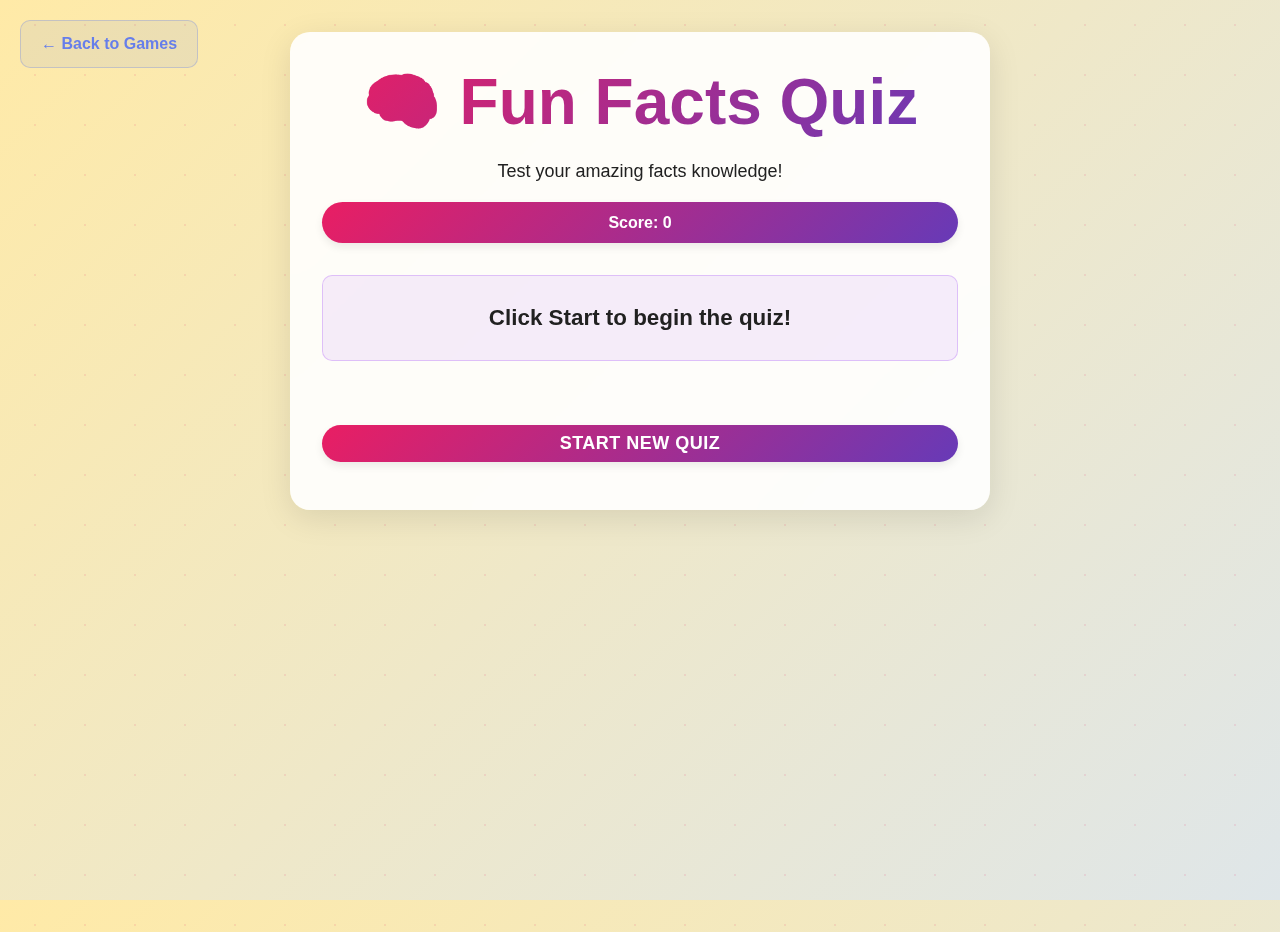
<file: games/facts-quiz.html>
<!DOCTYPE html>
<html lang="en">
<head>
    <meta charset="UTF-8">
    <meta name="viewport" content="width=device-width, initial-scale=1.0">
    <title>Fun Facts Quiz | Penny's Palace</title>
    <link rel="stylesheet" href="../style-modern.css">
    <style>
        .game-container {
            max-width: 700px;
            margin: 2rem auto;
            padding: 2rem;
            background: rgba(255, 255, 255, 0.9);
            border-radius: 20px;
            box-shadow: 0 8px 32px rgba(0, 0, 0, 0.1);
            backdrop-filter: blur(10px);
        }
        
        .game-header {
            text-align: center;
            margin-bottom: 2rem;
        }
        
        .back-btn {
            position: fixed;
            top: 20px;
            left: 20px;
            background: rgba(102, 126, 234, 0.1);
            border: 1px solid rgba(102, 126, 234, 0.3);
            padding: 10px 20px;
            border-radius: 10px;
            text-decoration: none;
            color: #667eea;
            font-weight: 600;
            transition: all 0.3s ease;
        }
        
        .back-btn:hover {
            background: rgba(102, 126, 234, 0.2);
            transform: translateY(-2px);
        }
        
        .quiz-question {
            font-size: 1.4rem;
            font-weight: 600;
            text-align: center;
            margin: 2rem 0;
            padding: 1.5rem;
            background: rgba(168, 85, 247, 0.1);
            border-radius: 10px;
            border: 1px solid rgba(168, 85, 247, 0.3);
        }
        
        .quiz-options {
            display: grid;
            gap: 1rem;
            margin: 2rem 0;
        }
        
        .quiz-option {
            padding: 1rem;
            background: rgba(255, 255, 255, 0.8);
            border: 2px solid #e2e8f0;
            border-radius: 10px;
            cursor: pointer;
            transition: all 0.3s ease;
        }
        
        .quiz-option:hover {
            background: rgba(102, 126, 234, 0.1);
            border-color: rgba(102, 126, 234, 0.3);
        }
    </style>
</head>
<body>
    <a href="../index-modern.html" class="back-btn">← Back to Games</a>
    
    <div class="game-container">
        <div class="game-header">
            <h1>🧠 Fun Facts Quiz</h1>
            <p>Test your amazing facts knowledge!</p>
            <div class="game-score">Score: <span id="facts-score">0</span></div>
        </div>
        
        <div class="quiz-question" id="facts-question">Click Start to begin the quiz!</div>
        
        <div class="quiz-options" id="facts-options">
            <!-- Quiz options will be populated by JavaScript -->
        </div>
        
        <button class="btn btn--primary" onclick="startFactsQuiz()" style="width: 100%;">
            Start New Quiz
        </button>
        
        <div class="quiz-feedback" id="facts-feedback" style="margin-top: 1rem; text-align: center;"></div>
    </div>
    
    <script src="../app-modern.js"></script>
</body>
</html>
</file>
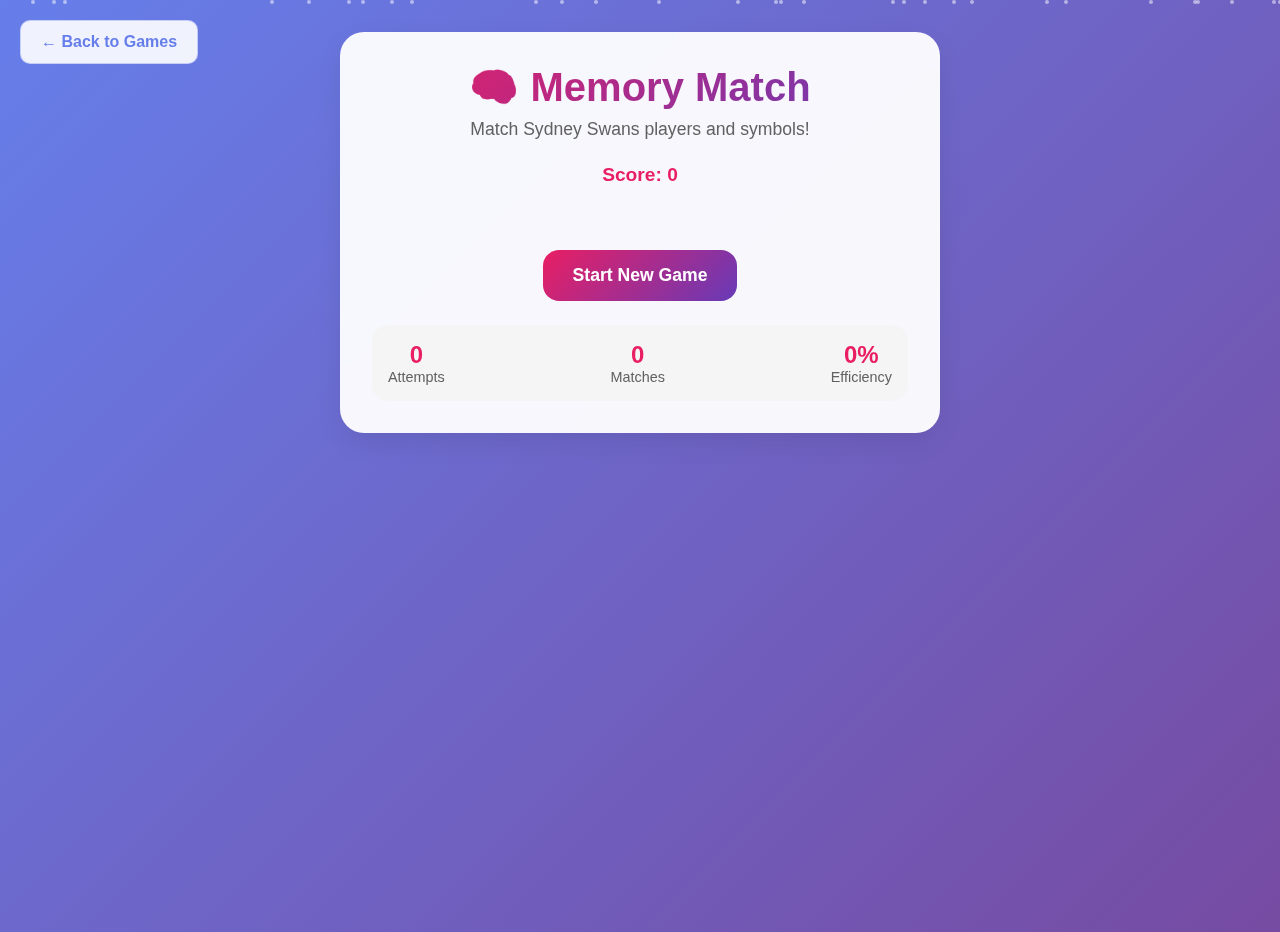
<file: games/memory-match.html>
<!DOCTYPE html>
<html lang="en">
<head>
    <meta charset="UTF-8">
    <meta name="viewport" content="width=device-width, initial-scale=1.0">
    <title>Memory Match | Penny's Palace</title>
    <style>
        /* Modern Design System */
        :root {
            --color-primary: #E91E63;
            --color-secondary: #673AB7;
            --color-accent: #00BCD4;
            --color-success: #4CAF50;
            --color-white: #FFFFFF;
            --color-light-gray: #F5F5F5;
            --color-dark-gray: #616161;
            --gradient-primary: linear-gradient(135deg, var(--color-primary) 0%, var(--color-secondary) 100%);
            --gradient-hero: linear-gradient(135deg, #667eea 0%, #764ba2 100%);
            --font-primary: 'Quicksand', -apple-system, BlinkMacSystemFont, sans-serif;
            --shadow-card: 0 10px 30px -5px rgba(0, 0, 0, 0.1);
            --radius-lg: 1.5rem;
            --radius-md: 1rem;
            --space-md: 1rem;
            --space-lg: 1.5rem;
            --space-xl: 2rem;
        }

        @import url('https://fonts.googleapis.com/css2?family=Quicksand:wght@300;400;500;600;700&display=swap');

        * {
            box-sizing: border-box;
            margin: 0;
            padding: 0;
        }

        body {
            font-family: var(--font-primary);
            background: var(--gradient-hero);
            min-height: 100vh;
            color: var(--color-dark-gray);
            position: relative;
            overflow-x: hidden;
        }

        /* Animated background particles */
        .particles {
            position: fixed;
            top: 0;
            left: 0;
            width: 100%;
            height: 100%;
            overflow: hidden;
            z-index: -1;
            pointer-events: none;
        }

        .particle {
            position: absolute;
            width: 4px;
            height: 4px;
            background: rgba(255, 255, 255, 0.5);
            border-radius: 50%;
            animation: float 20s infinite;
        }

        @keyframes float {
            0%, 100% {
                transform: translateY(0) translateX(0);
                opacity: 0;
            }
            10% { opacity: 1; }
            90% { opacity: 1; }
            100% {
                transform: translateY(-100vh) translateX(100px);
                opacity: 0;
            }
        }

        .game-container {
            max-width: 600px;
            margin: 2rem auto;
            padding: var(--space-xl);
            background: rgba(255, 255, 255, 0.95);
            border-radius: var(--radius-lg);
            box-shadow: var(--shadow-card);
            backdrop-filter: blur(10px);
            position: relative;
            z-index: 1;
        }
        
        .game-header {
            text-align: center;
            margin-bottom: var(--space-xl);
        }

        .game-header h1 {
            font-size: 2.5rem;
            font-weight: 700;
            margin-bottom: 0.5rem;
            background: var(--gradient-primary);
            -webkit-background-clip: text;
            background-clip: text;
            -webkit-text-fill-color: transparent;
        }

        .game-header p {
            font-size: 1.1rem;
            color: var(--color-dark-gray);
            margin-bottom: var(--space-lg);
        }

        .game-score {
            font-size: 1.2rem;
            font-weight: 600;
            color: var(--color-primary);
            margin-bottom: var(--space-lg);
        }
        
        .back-btn {
            position: fixed;
            top: 20px;
            left: 20px;
            background: rgba(255, 255, 255, 0.9);
            border: 1px solid rgba(102, 126, 234, 0.3);
            padding: 12px 20px;
            border-radius: 10px;
            text-decoration: none;
            color: #667eea;
            font-weight: 600;
            font-family: var(--font-primary);
            transition: all 0.3s ease;
            backdrop-filter: blur(10px);
            z-index: 10;
        }
        
        .back-btn:hover {
            background: rgba(255, 255, 255, 1);
            transform: translateY(-2px);
            box-shadow: 0 4px 12px rgba(102, 126, 234, 0.3);
        }

        /* Memory Game Grid */
        .memory-grid {
            display: grid;
            grid-template-columns: repeat(4, 1fr);
            gap: var(--space-md);
            max-width: 400px;
            margin: 0 auto var(--space-xl) auto;
        }

        .memory-card {
            aspect-ratio: 1;
            background: var(--gradient-primary);
            border-radius: var(--radius-md);
            cursor: pointer;
            display: flex;
            align-items: center;
            justify-content: center;
            font-size: 1.2rem;
            font-weight: 700;
            color: var(--color-white);
            transition: all 0.3s ease;
            transform-style: preserve-3d;
            position: relative;
            border: none;
            outline: none;
            user-select: none;
        }

        .memory-card:hover {
            transform: scale(1.05);
        }

        .memory-card:focus {
            box-shadow: 0 0 0 3px rgba(233, 30, 99, 0.3);
        }

        .memory-card.flipped {
            background: var(--color-white);
            color: var(--color-primary);
            border: 2px solid var(--color-primary);
            font-size: 0.9rem;
        }

        .memory-card.matched {
            background: var(--color-success);
            animation: match-celebration 0.6s ease;
        }

        .start-btn {
            display: block;
            margin: 0 auto;
            padding: 15px 30px;
            background: var(--gradient-primary);
            color: var(--color-white);
            border: none;
            border-radius: var(--radius-md);
            font-size: 1.1rem;
            font-weight: 600;
            font-family: var(--font-primary);
            cursor: pointer;
            transition: all 0.3s ease;
        }

        .start-btn:hover {
            transform: translateY(-2px);
            box-shadow: 0 8px 20px rgba(233, 30, 99, 0.3);
        }

        .game-stats {
            display: flex;
            justify-content: space-between;
            margin-top: var(--space-lg);
            padding: var(--space-md);
            background: var(--color-light-gray);
            border-radius: var(--radius-md);
        }

        .stat {
            text-align: center;
        }

        .stat-value {
            font-size: 1.5rem;
            font-weight: 700;
            color: var(--color-primary);
        }

        .stat-label {
            font-size: 0.9rem;
            color: var(--color-dark-gray);
        }

        /* Animations */
        @keyframes match-celebration {
            0%, 100% { transform: scale(1) rotate(0deg); }
            50% { transform: scale(1.2) rotate(5deg); }
        }

        @keyframes shake {
            0%, 100% { transform: translateX(0); }
            25% { transform: translateX(-10px); }
            75% { transform: translateX(10px); }
        }

        /* Responsive Design */
        @media (max-width: 768px) {
            .game-container {
                margin: 1rem;
                padding: var(--space-lg);
            }

            .memory-grid {
                grid-template-columns: repeat(3, 1fr);
                gap: 0.75rem;
                max-width: 300px;
            }

            .memory-card {
                font-size: 1rem;
            }

            .game-header h1 {
                font-size: 2rem;
            }
        }

        @media (max-width: 480px) {
            .memory-grid {
                grid-template-columns: repeat(2, 1fr);
                max-width: 200px;
            }
        }
    </style>
</head>
<body>
    <div class="particles" id="particles"></div>
    
    <a href="../index-modern.html" class="back-btn">← Back to Games</a>
    
    <div class="game-container">
        <div class="game-header">
            <h1>🧠 Memory Match</h1>
            <p>Match Sydney Swans players and symbols!</p>
            <div class="game-score">Score: <span id="memory-score">0</span></div>
        </div>
        
        <div class="memory-grid" id="memory-grid">
            <!-- Memory cards will be populated by JavaScript -->
        </div>
        
        <button class="start-btn" onclick="startMemoryGame()">
            Start New Game
        </button>

        <div class="game-stats">
            <div class="stat">
                <div class="stat-value" id="attempts">0</div>
                <div class="stat-label">Attempts</div>
            </div>
            <div class="stat">
                <div class="stat-value" id="matches">0</div>
                <div class="stat-label">Matches</div>
            </div>
            <div class="stat">
                <div class="stat-value" id="efficiency">0%</div>
                <div class="stat-label">Efficiency</div>
            </div>
        </div>
    </div>
    
    <script>
        // Game data
        const memoryCards = [
            "Isaac Heeney", "Errol Gulden", "Chad Warner", "Callum Mills",
            "🦢", "🏈", "❤️", "⭐", "🏆", "🎯", "💪", "🔥",
            "Isaac Heeney", "Errol Gulden", "Chad Warner", "Callum Mills",
            "🦢", "🏈", "❤️", "⭐", "🏆", "🎯", "💪", "🔥"
        ];

        // Game state
        let gameState = {
            score: 0,
            flipped: [],
            matched: [],
            attempts: 0,
            isPlaying: false
        };

        // Create animated particles
        function createParticles() {
            const particlesContainer = document.getElementById('particles');
            for (let i = 0; i < 30; i++) {
                const particle = document.createElement('div');
                particle.className = 'particle';
                particle.style.left = Math.random() * 100 + '%';
                particle.style.animationDelay = Math.random() * 20 + 's';
                particle.style.animationDuration = (15 + Math.random() * 10) + 's';
                particlesContainer.appendChild(particle);
            }
        }

        // Start memory game
        function startMemoryGame() {
            const grid = document.getElementById('memory-grid');
            
            if (!grid) {
                console.error('Memory grid not found!');
                return;
            }

            // Reset game state
            gameState = {
                score: 0,
                flipped: [],
                matched: [],
                attempts: 0,
                isPlaying: true
            };

            // Shuffle cards
            const shuffled = [...memoryCards].sort(() => Math.random() - 0.5);

            // Clear grid
            grid.innerHTML = '';

            // Create cards
            shuffled.forEach((card, index) => {
                const cardElement = document.createElement('div');
                cardElement.className = 'memory-card';
                cardElement.setAttribute('tabindex', '0');
                cardElement.setAttribute('aria-label', `Card ${index + 1}, hidden`);
                cardElement.dataset.value = card;
                cardElement.dataset.index = index;
                cardElement.textContent = '?';
                
                // Initial styling
                cardElement.style.opacity = '0';
                cardElement.style.transform = 'scale(0.8)';
                cardElement.style.transition = 'all 0.3s ease';

                // Event listeners
                cardElement.addEventListener('click', flipCard);
                cardElement.addEventListener('keydown', (e) => {
                    if (e.key === 'Enter' || e.key === ' ') {
                        e.preventDefault();
                        flipCard(e);
                    }
                });

                grid.appendChild(cardElement);

                // Stagger card animations
                setTimeout(() => {
                    cardElement.style.opacity = '1';
                    cardElement.style.transform = 'scale(1)';
                }, index * 50);
            });

            // Update displays
            updateScore();
            updateStats();
            
            console.log(`Memory game started with ${shuffled.length} cards`);
        }

        // Flip card
        function flipCard(event) {
            if (!gameState.isPlaying) return;
            
            const card = event.target;
            const index = parseInt(card.dataset.index);

            // Check if card can be flipped
            if (gameState.flipped.length < 2 &&
                !gameState.flipped.includes(index) &&
                !gameState.matched.includes(index)) {

                // Flip card
                card.textContent = card.dataset.value;
                card.classList.add('flipped');
                card.setAttribute('aria-label', `Card ${index + 1}, showing ${card.dataset.value}`);

                // Bounce effect
                card.style.transform = 'scale(1.05)';
                setTimeout(() => card.style.transform = 'scale(1)', 150);

                gameState.flipped.push(index);

                // Check for match if two cards are flipped
                if (gameState.flipped.length === 2) {
                    gameState.attempts++;
                    setTimeout(checkMatch, 1000);
                    updateStats();
                }
            }
        }

        // Check for match
        function checkMatch() {
            const [first, second] = gameState.flipped;
            const cards = document.querySelectorAll('.memory-card');

            if (cards[first].dataset.value === cards[second].dataset.value) {
                // Match found
                cards[first].classList.add('matched');
                cards[second].classList.add('matched');
                gameState.matched.push(first, second);
                gameState.score += 10;

                // Celebration animation
                cards[first].style.animation = 'match-celebration 0.6s ease';
                cards[second].style.animation = 'match-celebration 0.6s ease';

                updateScore();
                updateStats();

                // Check for game completion
                if (gameState.matched.length === memoryCards.length) {
                    gameState.isPlaying = false;
                    const efficiency = Math.round((memoryCards.length / 2) / gameState.attempts * 100);
                    setTimeout(() => {
                        alert(`🏆 Congratulations! You completed the game with ${efficiency}% efficiency! 🎉`);
                    }, 800);
                }
            } else {
                // No match
                cards[first].textContent = '?';
                cards[second].textContent = '?';
                cards[first].classList.remove('flipped');
                cards[second].classList.remove('flipped');
                cards[first].setAttribute('aria-label', `Card ${first + 1}, hidden`);
                cards[second].setAttribute('aria-label', `Card ${second + 1}, hidden`);

                // Shake animation
                cards[first].style.animation = 'shake 0.5s ease';
                cards[second].style.animation = 'shake 0.5s ease';
            }

            // Reset flipped cards
            gameState.flipped = [];
        }

        // Update score display
        function updateScore() {
            const scoreEl = document.getElementById('memory-score');
            if (scoreEl) {
                scoreEl.textContent = gameState.score;
            }
        }

        // Update game statistics
        function updateStats() {
            const attemptsEl = document.getElementById('attempts');
            const matchesEl = document.getElementById('matches');
            const efficiencyEl = document.getElementById('efficiency');

            if (attemptsEl) attemptsEl.textContent = gameState.attempts;
            if (matchesEl) matchesEl.textContent = gameState.matched.length / 2;
            
            if (efficiencyEl && gameState.attempts > 0) {
                const perfectAttempts = memoryCards.length / 2;
                const efficiency = Math.round((perfectAttempts / gameState.attempts) * 100);
                efficiencyEl.textContent = efficiency + '%';
            }
        }

        // Initialize game
        document.addEventListener('DOMContentLoaded', () => {
            createParticles();
            console.log('Memory Match game loaded');
        });
    </script>
</body>
</html>
</file>
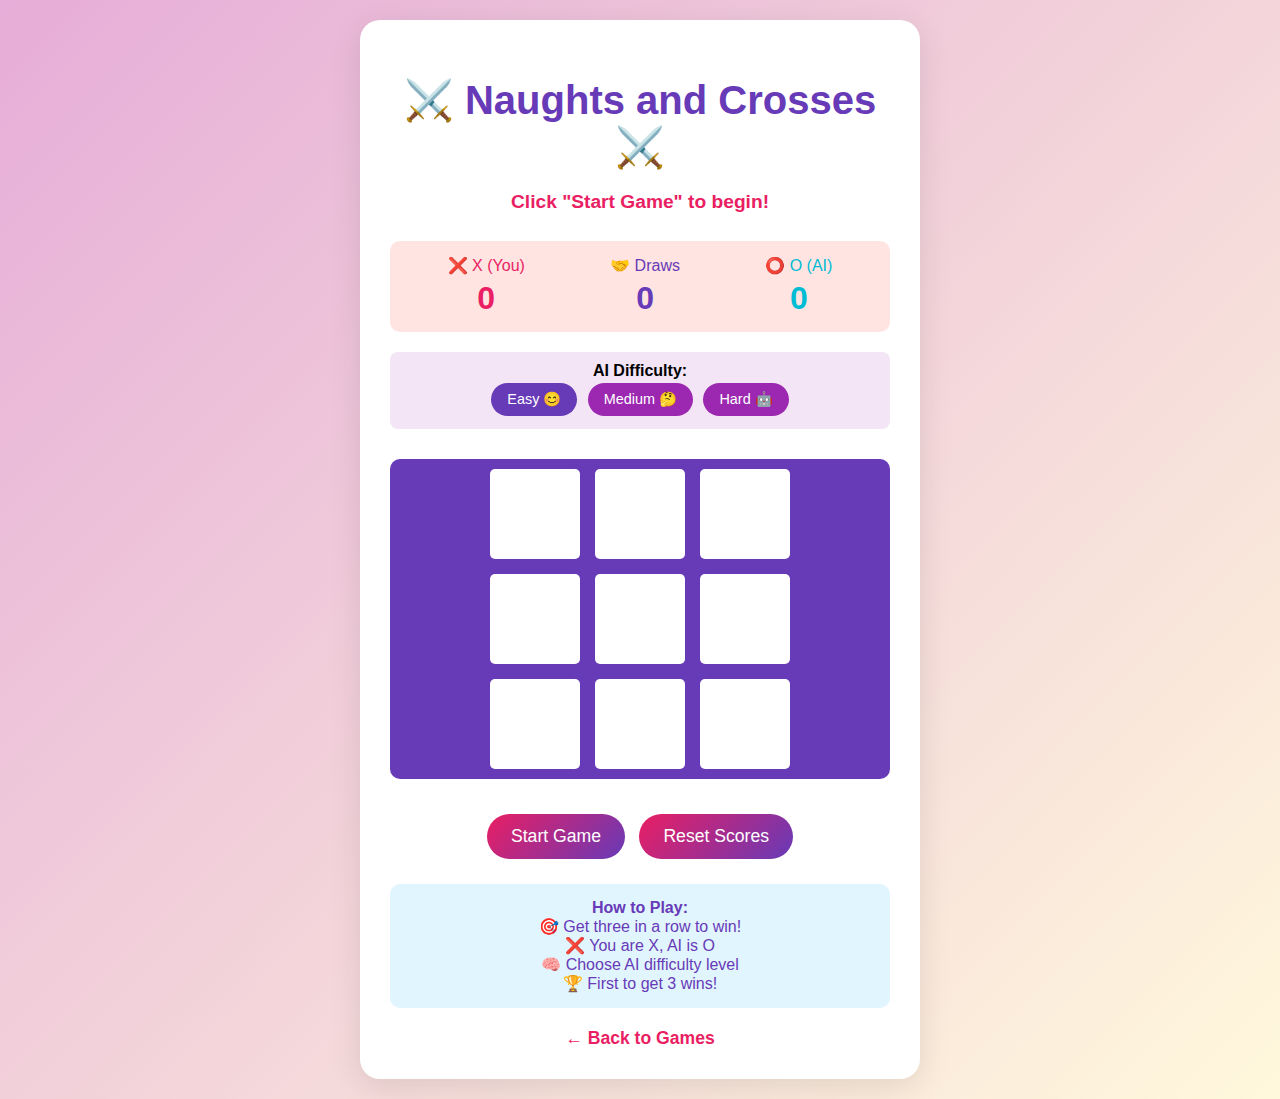
<file: games/naughts-and-crosses.html>
<!DOCTYPE html>
<html lang="en">
<head>
    <meta charset="UTF-8">
    <meta name="viewport" content="width=device-width, initial-scale=1.0">
    <title>Naughts and Crosses - Penny's Palace</title>
    <style>
        body {
            margin: 0;
            padding: 20px;
            font-family: 'Quicksand', 'Arial', sans-serif;
            background: linear-gradient(135deg, #E6ADD8 0%, #FFF8DC 100%);
            display: flex;
            justify-content: center;
            align-items: center;
            min-height: 100vh;
        }

        .game-container {
            text-align: center;
            background: white;
            padding: 30px;
            border-radius: 20px;
            box-shadow: 0 8px 32px rgba(0,0,0,0.1);
            max-width: 500px;
        }

        h1 {
            color: #673AB7;
            margin-bottom: 20px;
            font-size: 2.5em;
        }

        .game-info {
            margin: 20px 0;
            font-size: 1.2em;
            color: #E91E63;
            font-weight: bold;
            min-height: 30px;
        }

        .game-board {
            display: grid;
            grid-template-columns: repeat(3, 100px);
            grid-template-rows: repeat(3, 100px);
            gap: 5px;
            margin: 30px auto;
            background: #673AB7;
            padding: 5px;
            border-radius: 10px;
            justify-content: center;
        }

        .cell {
            background: white;
            border: none;
            border-radius: 5px;
            font-size: 3em;
            font-weight: bold;
            cursor: pointer;
            transition: all 0.3s ease;
            display: flex;
            align-items: center;
            justify-content: center;
            color: #673AB7;
        }

        .cell:hover:empty {
            background: #f0f0f0;
            transform: scale(1.05);
        }

        .cell:active {
            transform: scale(0.95);
        }

        .cell.x {
            color: #E91E63;
            animation: placeX 0.3s ease;
        }

        .cell.o {
            color: #00BCD4;
            animation: placeO 0.3s ease;
        }

        .cell.winning {
            background: #FFE082;
            animation: winningPulse 1s infinite alternate;
        }

        @keyframes placeX {
            0% { transform: scale(0) rotate(0deg); }
            50% { transform: scale(1.2) rotate(180deg); }
            100% { transform: scale(1) rotate(360deg); }
        }

        @keyframes placeO {
            0% { transform: scale(0); }
            50% { transform: scale(1.2); }
            100% { transform: scale(1); }
        }

        @keyframes winningPulse {
            0% { background: #FFE082; }
            100% { background: #FFF176; }
        }

        .controls {
            margin: 20px 0;
        }

        button {
            background: linear-gradient(135deg, #E91E63 0%, #673AB7 100%);
            color: white;
            border: none;
            padding: 12px 24px;
            font-size: 1.1em;
            border-radius: 25px;
            cursor: pointer;
            margin: 5px;
            font-family: inherit;
            transition: transform 0.2s;
        }

        button:hover {
            transform: scale(1.05);
        }

        button:active {
            transform: scale(0.95);
        }

        .score-board {
            display: flex;
            justify-content: space-around;
            margin: 20px 0;
            padding: 15px;
            background: #FFE4E1;
            border-radius: 10px;
        }

        .score-item {
            text-align: center;
            color: #673AB7;
        }

        .score-value {
            font-size: 2em;
            font-weight: bold;
            margin-top: 5px;
        }

        .player-x {
            color: #E91E63;
        }

        .player-o {
            color: #00BCD4;
        }

        .game-over {
            font-size: 1.5em;
            font-weight: bold;
            margin: 20px 0;
            padding: 15px;
            border-radius: 10px;
            animation: celebrationBounce 0.6s ease;
        }

        .game-over.win {
            background: #C8E6C9;
            color: #2E7D32;
        }

        .game-over.draw {
            background: #FFE0B2;
            color: #F57C00;
        }

        @keyframes celebrationBounce {
            0%, 20%, 60%, 100% { transform: translateY(0); }
            40% { transform: translateY(-20px); }
            80% { transform: translateY(-10px); }
        }

        .instructions {
            margin-top: 20px;
            padding: 15px;
            background: #E1F5FE;
            border-radius: 10px;
            color: #673AB7;
        }

        .back-link {
            display: inline-block;
            margin-top: 20px;
            color: #E91E63;
            text-decoration: none;
            font-weight: bold;
            font-size: 1.1em;
        }

        .back-link:hover {
            text-decoration: underline;
        }

        .difficulty-selector {
            margin: 15px 0;
            padding: 10px;
            background: #F3E5F5;
            border-radius: 8px;
        }

        .difficulty-btn {
            background: #9C27B0;
            margin: 3px;
            padding: 8px 16px;
            font-size: 0.9em;
        }

        .difficulty-btn.active {
            background: #673AB7;
        }

        .hidden {
            display: none;
        }
    </style>
</head>
<body>
    <div class="game-container">
        <h1>⚔️ Naughts and Crosses ⚔️</h1>
        
        <div class="game-info" id="game-info">Click "Start Game" to begin!</div>

        <div class="score-board">
            <div class="score-item">
                <div class="player-x">❌ X (You)</div>
                <div class="score-value player-x" id="score-x">0</div>
            </div>
            <div class="score-item">
                <div>🤝 Draws</div>
                <div class="score-value" id="score-draws">0</div>
            </div>
            <div class="score-item">
                <div class="player-o">⭕ O (AI)</div>
                <div class="score-value player-o" id="score-o">0</div>
            </div>
        </div>

        <div class="difficulty-selector" id="difficulty-selector">
            <strong>AI Difficulty:</strong><br>
            <button class="difficulty-btn active" data-level="easy" onclick="setDifficulty('easy')">Easy 😊</button>
            <button class="difficulty-btn" data-level="medium" onclick="setDifficulty('medium')">Medium 🤔</button>
            <button class="difficulty-btn" data-level="hard" onclick="setDifficulty('hard')">Hard 🤖</button>
        </div>

        <div class="game-board" id="game-board"></div>
        
        <div id="game-over-message" class="game-over hidden"></div>

        <div class="controls">
            <button id="start-btn" onclick="startGame()">Start Game</button>
            <button id="reset-btn" onclick="resetGame()" style="display: none;">New Game</button>
            <button onclick="resetScores()">Reset Scores</button>
        </div>

        <div class="instructions">
            <strong>How to Play:</strong><br>
            🎯 Get three in a row to win!<br>
            ❌ You are X, AI is O<br>
            🧠 Choose AI difficulty level<br>
            🏆 First to get 3 wins!
        </div>

        <a href="../index-modern.html#play-games" class="back-link">← Back to Games</a>
    </div>

    <script>
        let board = Array(9).fill('');
        let currentPlayer = 'X';
        let gameActive = false;
        let gameMode = 'ai'; // vs AI
        let difficulty = 'easy';
        let scores = { x: 0, o: 0, draws: 0 };

        // Winning combinations
        const winCombinations = [
            [0, 1, 2], [3, 4, 5], [6, 7, 8], // rows
            [0, 3, 6], [1, 4, 7], [2, 5, 8], // columns
            [0, 4, 8], [2, 4, 6] // diagonals
        ];

        function initializeBoard() {
            const gameBoard = document.getElementById('game-board');
            gameBoard.innerHTML = '';
            
            for (let i = 0; i < 9; i++) {
                const cell = document.createElement('button');
                cell.className = 'cell';
                cell.dataset.index = i;
                cell.addEventListener('click', () => handleCellClick(i));
                gameBoard.appendChild(cell);
            }
        }

        function handleCellClick(index) {
            if (!gameActive || board[index] !== '' || currentPlayer !== 'X') return;
            
            makeMove(index, 'X');
            
            if (gameActive && gameMode === 'ai') {
                setTimeout(makeAIMove, 500);
            }
        }

        function makeMove(index, player) {
            board[index] = player;
            const cell = document.querySelector(`[data-index="${index}"]`);
            cell.textContent = player;
            cell.classList.add(player.toLowerCase());
            
            if (checkWinner()) {
                endGame(player);
            } else if (board.every(cell => cell !== '')) {
                endGame('draw');
            } else {
                currentPlayer = currentPlayer === 'X' ? 'O' : 'X';
                updateGameInfo();
            }
        }

        function makeAIMove() {
            if (!gameActive || currentPlayer !== 'O') return;
            
            let move;
            switch (difficulty) {
                case 'easy':
                    move = getRandomMove();
                    break;
                case 'medium':
                    move = Math.random() < 0.7 ? getBestMove() : getRandomMove();
                    break;
                case 'hard':
                    move = getBestMove();
                    break;
            }
            
            if (move !== -1) {
                makeMove(move, 'O');
            }
        }

        function getRandomMove() {
            const availableMoves = board.map((cell, index) => cell === '' ? index : null)
                                       .filter(val => val !== null);
            return availableMoves.length > 0 ? 
                   availableMoves[Math.floor(Math.random() * availableMoves.length)] : -1;
        }

        function getBestMove() {
            // Check for winning move
            for (let i = 0; i < 9; i++) {
                if (board[i] === '') {
                    board[i] = 'O';
                    if (checkWinnerForPlayer('O')) {
                        board[i] = '';
                        return i;
                    }
                    board[i] = '';
                }
            }
            
            // Check for blocking move
            for (let i = 0; i < 9; i++) {
                if (board[i] === '') {
                    board[i] = 'X';
                    if (checkWinnerForPlayer('X')) {
                        board[i] = '';
                        return i;
                    }
                    board[i] = '';
                }
            }
            
            // Take center if available
            if (board[4] === '') return 4;
            
            // Take corners
            const corners = [0, 2, 6, 8];
            const availableCorners = corners.filter(i => board[i] === '');
            if (availableCorners.length > 0) {
                return availableCorners[Math.floor(Math.random() * availableCorners.length)];
            }
            
            // Take any available move
            return getRandomMove();
        }

        function checkWinner() {
            for (let combination of winCombinations) {
                const [a, b, c] = combination;
                if (board[a] && board[a] === board[b] && board[a] === board[c]) {
                    highlightWinningCells(combination);
                    return board[a];
                }
            }
            return null;
        }

        function checkWinnerForPlayer(player) {
            for (let combination of winCombinations) {
                const [a, b, c] = combination;
                if (board[a] === player && board[b] === player && board[c] === player) {
                    return true;
                }
            }
            return false;
        }

        function highlightWinningCells(combination) {
            combination.forEach(index => {
                document.querySelector(`[data-index="${index}"]`).classList.add('winning');
            });
        }

        function endGame(winner) {
            gameActive = false;
            const messageElement = document.getElementById('game-over-message');
            messageElement.classList.remove('hidden');
            
            if (winner === 'draw') {
                messageElement.textContent = "It's a draw! 🤝";
                messageElement.className = 'game-over draw';
                scores.draws++;
            } else if (winner === 'X') {
                messageElement.textContent = "You win! 🎉";
                messageElement.className = 'game-over win';
                scores.x++;
            } else {
                messageElement.textContent = "AI wins! 🤖";
                messageElement.className = 'game-over win';
                scores.o++;
            }
            
            updateScoreDisplay();
            document.getElementById('reset-btn').style.display = 'inline-block';
            document.getElementById('game-info').textContent = 'Game Over!';
        }

        function updateGameInfo() {
            if (!gameActive) return;
            
            if (currentPlayer === 'X') {
                document.getElementById('game-info').textContent = "Your turn! Click a cell to place X";
            } else {
                document.getElementById('game-info').textContent = "AI is thinking...";
            }
        }

        function updateScoreDisplay() {
            document.getElementById('score-x').textContent = scores.x;
            document.getElementById('score-o').textContent = scores.o;
            document.getElementById('score-draws').textContent = scores.draws;
        }

        function setDifficulty(level) {
            difficulty = level;
            document.querySelectorAll('.difficulty-btn').forEach(btn => {
                btn.classList.remove('active');
            });
            document.querySelector(`[data-level="${level}"]`).classList.add('active');
        }

        function startGame() {
            board = Array(9).fill('');
            currentPlayer = 'X';
            gameActive = true;
            
            document.getElementById('start-btn').style.display = 'none';
            document.getElementById('reset-btn').style.display = 'inline-block';
            document.getElementById('game-over-message').classList.add('hidden');
            document.getElementById('difficulty-selector').style.display = 'none';
            
            initializeBoard();
            updateGameInfo();
        }

        function resetGame() {
            document.getElementById('reset-btn').style.display = 'none';
            document.getElementById('start-btn').style.display = 'inline-block';
            document.getElementById('difficulty-selector').style.display = 'block';
            document.getElementById('game-info').textContent = 'Click "Start Game" to begin!';
            
            board = Array(9).fill('');
            currentPlayer = 'X';
            gameActive = false;
            
            initializeBoard();
        }

        function resetScores() {
            scores = { x: 0, o: 0, draws: 0 };
            updateScoreDisplay();
        }

        // Initialize
        initializeBoard();
        updateScoreDisplay();
    </script>
</body>
</html>
</file>
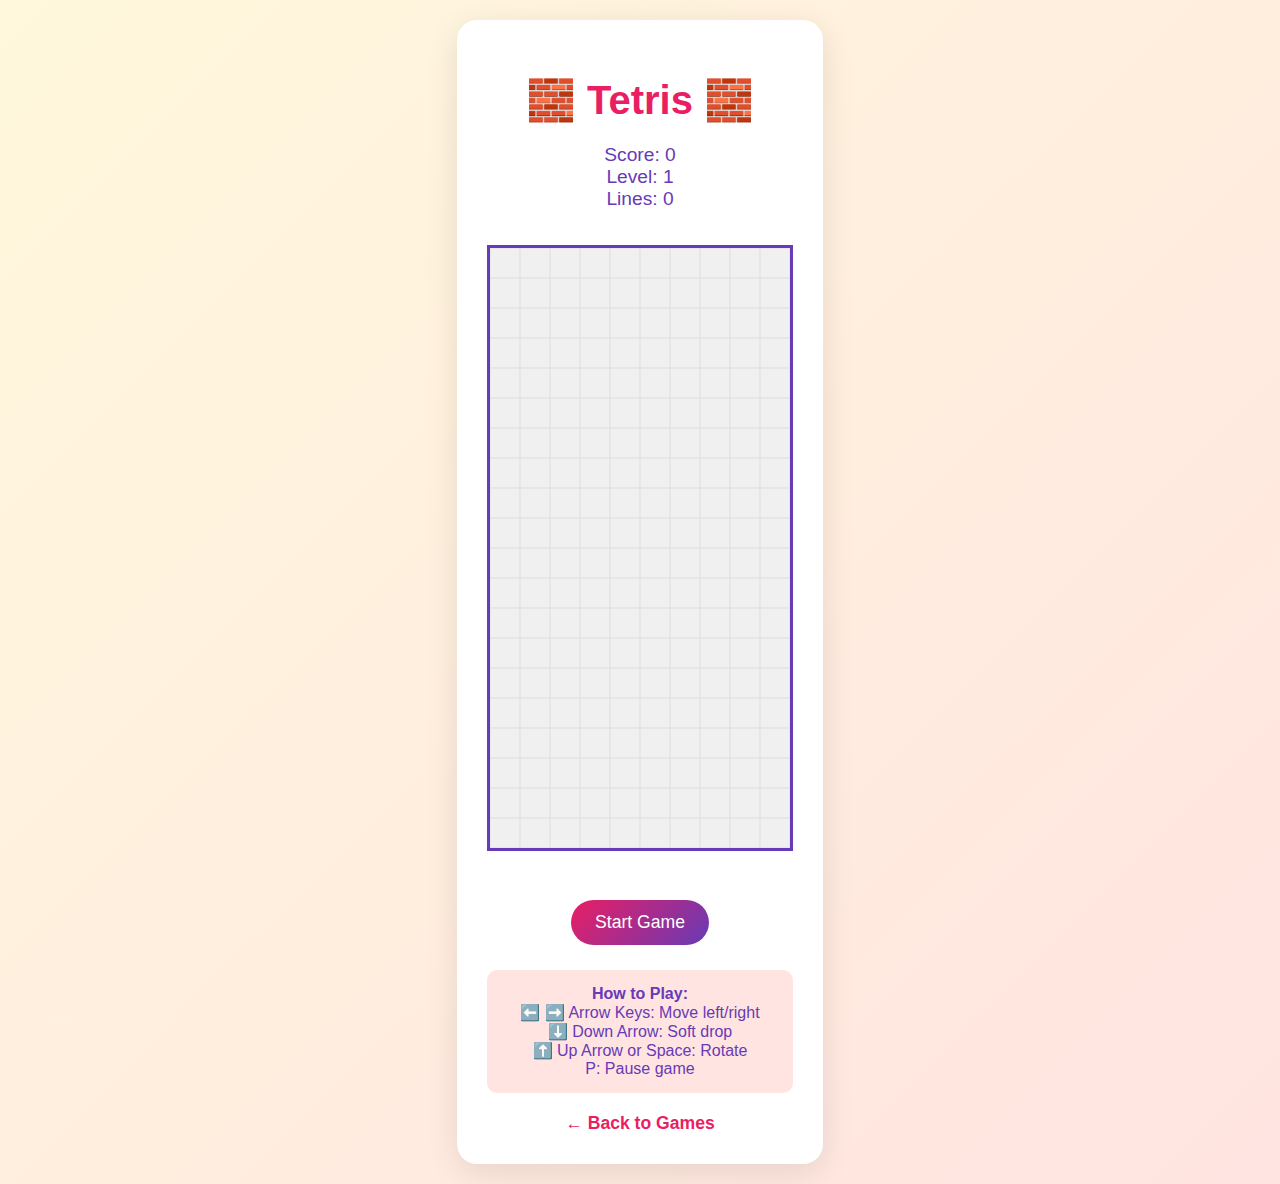
<file: games/tetris.html>
<!DOCTYPE html>
<html lang="en">
<head>
    <meta charset="UTF-8">
    <meta name="viewport" content="width=device-width, initial-scale=1.0">
    <title>Tetris - Penny's Palace</title>
    <style>
        body {
            margin: 0;
            padding: 20px;
            font-family: 'Quicksand', 'Arial', sans-serif;
            background: linear-gradient(135deg, #FFF8DC 0%, #FFE4E1 100%);
            display: flex;
            justify-content: center;
            align-items: center;
            min-height: 100vh;
        }

        .game-container {
            text-align: center;
            background: white;
            padding: 30px;
            border-radius: 20px;
            box-shadow: 0 8px 32px rgba(0,0,0,0.1);
        }

        h1 {
            color: #E91E63;
            margin-bottom: 20px;
            font-size: 2.5em;
        }

        #game-board {
            border: 3px solid #673AB7;
            background: #f0f0f0;
            display: inline-block;
            margin: 20px auto;
        }

        .score-panel {
            font-size: 1.2em;
            margin: 15px 0;
            color: #673AB7;
        }

        .controls {
            margin-top: 20px;
        }

        button {
            background: linear-gradient(135deg, #E91E63 0%, #673AB7 100%);
            color: white;
            border: none;
            padding: 12px 24px;
            font-size: 1.1em;
            border-radius: 25px;
            cursor: pointer;
            margin: 5px;
            font-family: inherit;
            transition: transform 0.2s;
        }

        button:hover {
            transform: scale(1.05);
        }

        button:active {
            transform: scale(0.95);
        }

        .game-over {
            color: #E91E63;
            font-size: 1.5em;
            margin: 20px 0;
            font-weight: bold;
        }

        .instructions {
            margin-top: 20px;
            padding: 15px;
            background: #FFE4E1;
            border-radius: 10px;
            color: #673AB7;
        }

        .back-link {
            display: inline-block;
            margin-top: 20px;
            color: #E91E63;
            text-decoration: none;
            font-weight: bold;
            font-size: 1.1em;
        }

        .back-link:hover {
            text-decoration: underline;
        }
    </style>
</head>
<body>
    <div class="game-container">
        <h1>🧱 Tetris 🧱</h1>
        
        <div class="score-panel">
            <div>Score: <span id="score">0</span></div>
            <div>Level: <span id="level">1</span></div>
            <div>Lines: <span id="lines">0</span></div>
        </div>

        <canvas id="game-board" width="300" height="600"></canvas>
        
        <div id="game-over-message" class="game-over" style="display: none;">
            Game Over! 😢
        </div>

        <div class="controls">
            <button id="start-btn" onclick="startGame()">Start Game</button>
            <button id="pause-btn" onclick="togglePause()" style="display: none;">Pause</button>
        </div>

        <div class="instructions">
            <strong>How to Play:</strong><br>
            ⬅️ ➡️ Arrow Keys: Move left/right<br>
            ⬇️ Down Arrow: Soft drop<br>
            ⬆️ Up Arrow or Space: Rotate<br>
            P: Pause game
        </div>

        <a href="../index-modern.html#play-games" class="back-link">← Back to Games</a>
    </div>

    <script>
        const canvas = document.getElementById('game-board');
        const ctx = canvas.getContext('2d');
        const BLOCK_SIZE = 30;
        const BOARD_WIDTH = 10;
        const BOARD_HEIGHT = 20;
        
        let board = [];
        let currentPiece = null;
        let score = 0;
        let level = 1;
        let lines = 0;
        let gameRunning = false;
        let gamePaused = false;
        let dropTime = 1000;
        let lastTime = 0;
        let dropCounter = 0;

        // Tetromino shapes
        const PIECES = {
            I: { shape: [[1,1,1,1]], color: '#00BCD4' },
            O: { shape: [[1,1],[1,1]], color: '#FFC107' },
            T: { shape: [[0,1,0],[1,1,1]], color: '#9C27B0' },
            S: { shape: [[0,1,1],[1,1,0]], color: '#4CAF50' },
            Z: { shape: [[1,1,0],[0,1,1]], color: '#F44336' },
            J: { shape: [[1,0,0],[1,1,1]], color: '#2196F3' },
            L: { shape: [[0,0,1],[1,1,1]], color: '#FF9800' }
        };

        function initBoard() {
            board = Array(BOARD_HEIGHT).fill(null).map(() => Array(BOARD_WIDTH).fill(0));
        }

        function drawBlock(x, y, color) {
            ctx.fillStyle = color;
            ctx.fillRect(x * BLOCK_SIZE, y * BLOCK_SIZE, BLOCK_SIZE - 2, BLOCK_SIZE - 2);
            
            // Add highlight
            ctx.fillStyle = 'rgba(255, 255, 255, 0.3)';
            ctx.fillRect(x * BLOCK_SIZE, y * BLOCK_SIZE, BLOCK_SIZE - 2, 5);
            ctx.fillRect(x * BLOCK_SIZE, y * BLOCK_SIZE, 5, BLOCK_SIZE - 2);
        }

        function drawBoard() {
            ctx.clearRect(0, 0, canvas.width, canvas.height);
            
            // Draw grid
            ctx.strokeStyle = '#ddd';
            for (let i = 0; i <= BOARD_WIDTH; i++) {
                ctx.beginPath();
                ctx.moveTo(i * BLOCK_SIZE, 0);
                ctx.lineTo(i * BLOCK_SIZE, canvas.height);
                ctx.stroke();
            }
            for (let i = 0; i <= BOARD_HEIGHT; i++) {
                ctx.beginPath();
                ctx.moveTo(0, i * BLOCK_SIZE);
                ctx.lineTo(canvas.width, i * BLOCK_SIZE);
                ctx.stroke();
            }
            
            // Draw placed pieces
            for (let y = 0; y < BOARD_HEIGHT; y++) {
                for (let x = 0; x < BOARD_WIDTH; x++) {
                    if (board[y][x]) {
                        drawBlock(x, y, board[y][x]);
                    }
                }
            }
            
            // Draw current piece
            if (currentPiece) {
                const shape = currentPiece.shape;
                for (let y = 0; y < shape.length; y++) {
                    for (let x = 0; x < shape[y].length; x++) {
                        if (shape[y][x]) {
                            drawBlock(currentPiece.x + x, currentPiece.y + y, currentPiece.color);
                        }
                    }
                }
            }
        }

        function createPiece() {
            const pieces = Object.keys(PIECES);
            const type = pieces[Math.floor(Math.random() * pieces.length)];
            const piece = PIECES[type];
            
            return {
                shape: piece.shape,
                color: piece.color,
                x: Math.floor((BOARD_WIDTH - piece.shape[0].length) / 2),
                y: 0
            };
        }

        function isValidMove(piece, offsetX = 0, offsetY = 0) {
            for (let y = 0; y < piece.shape.length; y++) {
                for (let x = 0; x < piece.shape[y].length; x++) {
                    if (piece.shape[y][x]) {
                        const newX = piece.x + x + offsetX;
                        const newY = piece.y + y + offsetY;
                        
                        if (newX < 0 || newX >= BOARD_WIDTH || newY >= BOARD_HEIGHT) {
                            return false;
                        }
                        
                        if (newY >= 0 && board[newY][newX]) {
                            return false;
                        }
                    }
                }
            }
            return true;
        }

        function placePiece() {
            for (let y = 0; y < currentPiece.shape.length; y++) {
                for (let x = 0; x < currentPiece.shape[y].length; x++) {
                    if (currentPiece.shape[y][x]) {
                        const boardY = currentPiece.y + y;
                        const boardX = currentPiece.x + x;
                        if (boardY >= 0) {
                            board[boardY][boardX] = currentPiece.color;
                        }
                    }
                }
            }
            
            clearLines();
            currentPiece = createPiece();
            
            if (!isValidMove(currentPiece)) {
                gameOver();
            }
        }

        function clearLines() {
            let linesCleared = 0;
            
            for (let y = BOARD_HEIGHT - 1; y >= 0; y--) {
                if (board[y].every(cell => cell !== 0)) {
                    board.splice(y, 1);
                    board.unshift(Array(BOARD_WIDTH).fill(0));
                    linesCleared++;
                    y++; // Check the same row again
                }
            }
            
            if (linesCleared > 0) {
                lines += linesCleared;
                score += linesCleared * 100 * level;
                
                // Level up every 10 lines
                if (lines >= level * 10) {
                    level++;
                    dropTime *= 0.8; // Speed up
                }
                
                updateScore();
            }
        }

        function rotatePiece() {
            const rotated = currentPiece.shape[0].map((_, i) =>
                currentPiece.shape.map(row => row[i]).reverse()
            );
            
            const previousShape = currentPiece.shape;
            currentPiece.shape = rotated;
            
            if (!isValidMove(currentPiece)) {
                currentPiece.shape = previousShape;
            }
        }

        function updateScore() {
            document.getElementById('score').textContent = score;
            document.getElementById('level').textContent = level;
            document.getElementById('lines').textContent = lines;
        }

        function gameOver() {
            gameRunning = false;
            document.getElementById('game-over-message').style.display = 'block';
            document.getElementById('pause-btn').style.display = 'none';
            document.getElementById('start-btn').style.display = 'inline-block';
            document.getElementById('start-btn').textContent = 'Play Again';
        }

        function startGame() {
            initBoard();
            score = 0;
            level = 1;
            lines = 0;
            dropTime = 1000;
            gameRunning = true;
            gamePaused = false;
            updateScore();
            
            currentPiece = createPiece();
            
            document.getElementById('game-over-message').style.display = 'none';
            document.getElementById('start-btn').style.display = 'none';
            document.getElementById('pause-btn').style.display = 'inline-block';
            
            lastTime = performance.now();
            requestAnimationFrame(gameLoop);
        }

        function togglePause() {
            gamePaused = !gamePaused;
            document.getElementById('pause-btn').textContent = gamePaused ? 'Resume' : 'Pause';
            
            if (!gamePaused) {
                lastTime = performance.now();
                requestAnimationFrame(gameLoop);
            }
        }

        function gameLoop(currentTime) {
            if (!gameRunning || gamePaused) return;
            
            const deltaTime = currentTime - lastTime;
            lastTime = currentTime;
            
            dropCounter += deltaTime;
            
            if (dropCounter > dropTime) {
                if (isValidMove(currentPiece, 0, 1)) {
                    currentPiece.y++;
                } else {
                    placePiece();
                }
                dropCounter = 0;
            }
            
            drawBoard();
            requestAnimationFrame(gameLoop);
        }

        // Keyboard controls
        document.addEventListener('keydown', (e) => {
            if (!gameRunning || gamePaused) return;
            
            switch(e.key) {
                case 'ArrowLeft':
                    if (isValidMove(currentPiece, -1, 0)) {
                        currentPiece.x--;
                        drawBoard();
                    }
                    break;
                case 'ArrowRight':
                    if (isValidMove(currentPiece, 1, 0)) {
                        currentPiece.x++;
                        drawBoard();
                    }
                    break;
                case 'ArrowDown':
                    if (isValidMove(currentPiece, 0, 1)) {
                        currentPiece.y++;
                        score += 1;
                        updateScore();
                        drawBoard();
                    }
                    break;
                case 'ArrowUp':
                case ' ':
                    e.preventDefault();
                    rotatePiece();
                    drawBoard();
                    break;
                case 'p':
                case 'P':
                    togglePause();
                    break;
            }
        });

        // Initialize
        initBoard();
        drawBoard();
    </script>
</body>
</html>
</file>
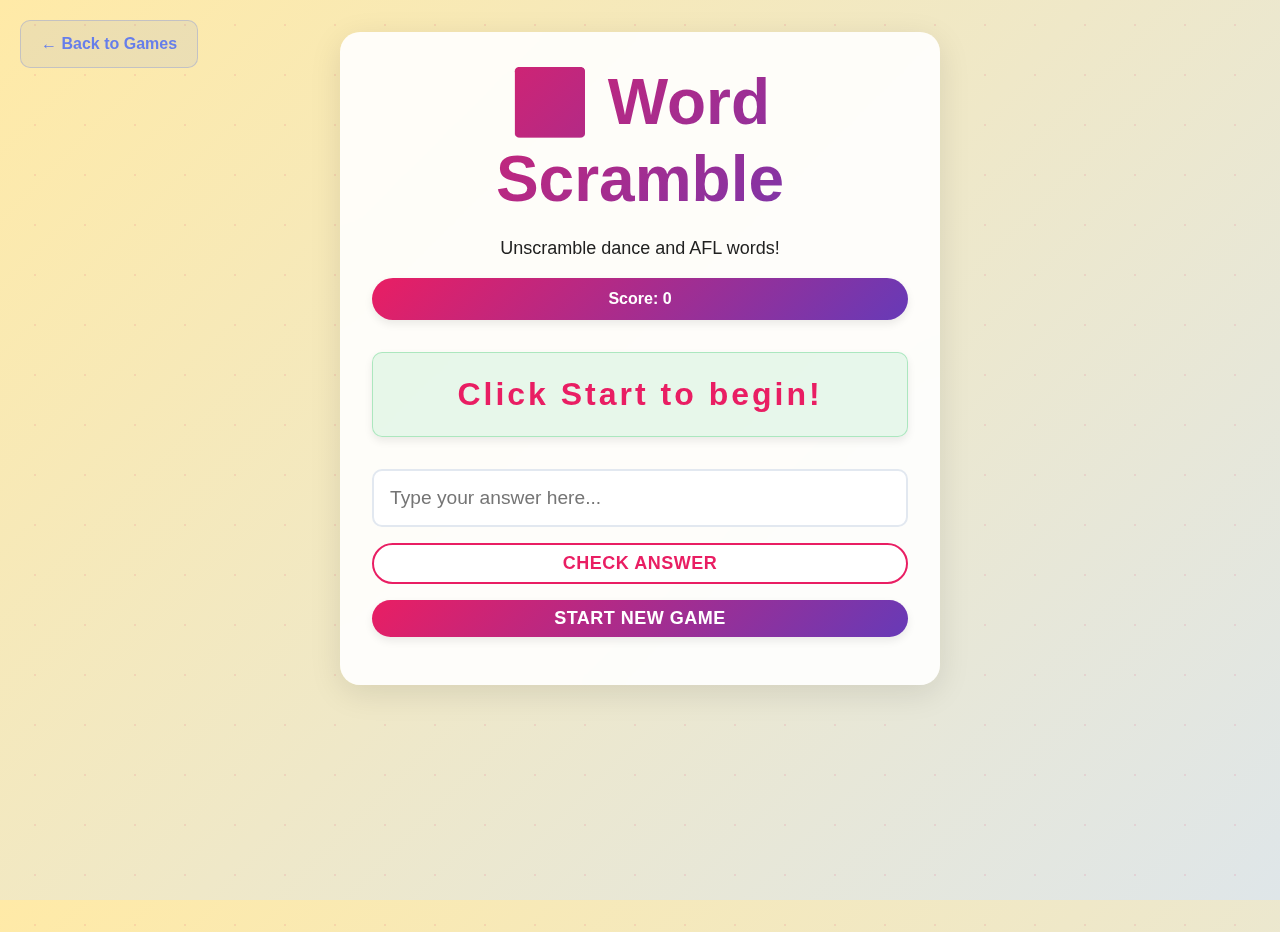
<file: games/word-scramble.html>
<!DOCTYPE html>
<html lang="en">
<head>
    <meta charset="UTF-8">
    <meta name="viewport" content="width=device-width, initial-scale=1.0">
    <title>Word Scramble | Penny's Palace</title>
    <link rel="stylesheet" href="../style-modern.css">
    <style>
        .game-container {
            max-width: 600px;
            margin: 2rem auto;
            padding: 2rem;
            background: rgba(255, 255, 255, 0.9);
            border-radius: 20px;
            box-shadow: 0 8px 32px rgba(0, 0, 0, 0.1);
            backdrop-filter: blur(10px);
        }
        
        .game-header {
            text-align: center;
            margin-bottom: 2rem;
        }
        
        .back-btn {
            position: fixed;
            top: 20px;
            left: 20px;
            background: rgba(102, 126, 234, 0.1);
            border: 1px solid rgba(102, 126, 234, 0.3);
            padding: 10px 20px;
            border-radius: 10px;
            text-decoration: none;
            color: #667eea;
            font-weight: 600;
            transition: all 0.3s ease;
        }
        
        .back-btn:hover {
            background: rgba(102, 126, 234, 0.2);
            transform: translateY(-2px);
        }
        
        .scramble-word {
            font-size: 2rem;
            font-weight: bold;
            text-align: center;
            margin: 2rem 0;
            padding: 1rem;
            background: rgba(34, 197, 94, 0.1);
            border-radius: 10px;
            border: 1px solid rgba(34, 197, 94, 0.3);
        }
        
        .scramble-input {
            width: 100%;
            padding: 1rem;
            font-size: 1.2rem;
            border: 2px solid #e2e8f0;
            border-radius: 10px;
            margin-bottom: 1rem;
        }
    </style>
</head>
<body>
    <a href="../index-modern.html" class="back-btn">← Back to Games</a>
    
    <div class="game-container">
        <div class="game-header">
            <h1>🔤 Word Scramble</h1>
            <p>Unscramble dance and AFL words!</p>
            <div class="game-score">Score: <span id="scramble-score">0</span></div>
        </div>
        
        <div class="scramble-word" id="scramble-word">Click Start to begin!</div>
        
        <input type="text" class="scramble-input" id="scramble-input" 
               placeholder="Type your answer here...">
        
        <button class="btn btn--secondary" onclick="checkScrambleAnswer()" style="width: 100%; margin-bottom: 1rem;">
            Check Answer
        </button>
        
        <button class="btn btn--primary" onclick="startWordScramble()" style="width: 100%;">
            Start New Game
        </button>
        
        <div class="scramble-feedback" id="scramble-feedback" style="margin-top: 1rem; text-align: center;"></div>
    </div>
    
    <script src="../app-modern.js"></script>
</body>
</html>
</file>
<file: style.css>
:root {
  /* Colors */
  --color-background: rgba(252, 252, 249, 1);
  --color-surface: rgba(255, 255, 253, 1);
  --color-text: rgba(19, 52, 59, 1);
  --color-text-secondary: rgba(98, 108, 113, 1);
  --color-primary: rgba(33, 128, 141, 1);
  --color-primary-hover: rgba(29, 116, 128, 1);
  --color-primary-active: rgba(26, 104, 115, 1);
  --color-secondary: rgba(94, 82, 64, 0.12);
  --color-secondary-hover: rgba(94, 82, 64, 0.2);
  --color-secondary-active: rgba(94, 82, 64, 0.25);
  --color-border: rgba(94, 82, 64, 0.2);
  --color-btn-primary-text: rgba(252, 252, 249, 1);
  --color-card-border: rgba(94, 82, 64, 0.12);
  --color-card-border-inner: rgba(94, 82, 64, 0.12);
  --color-error: rgba(192, 21, 47, 1);
  --color-success: rgba(33, 128, 141, 1);
  --color-warning: rgba(168, 75, 47, 1);
  --color-info: rgba(98, 108, 113, 1);
  --color-focus-ring: rgba(33, 128, 141, 0.4);
  --color-select-caret: rgba(19, 52, 59, 0.8);

  /* Common style patterns */
  --focus-ring: 0 0 0 3px var(--color-focus-ring);
  --focus-outline: 2px solid var(--color-primary);
  --status-bg-opacity: 0.15;
  --status-border-opacity: 0.25;
  --select-caret-light: url("data:image/svg+xml,%3Csvg xmlns='http://www.w3.org/2000/svg' width='16' height='16' viewBox='0 0 24 24' fill='none' stroke='%23134252' stroke-width='2' stroke-linecap='round' stroke-linejoin='round'%3E%3Cpolyline points='6 9 12 15 18 9'%3E%3C/polyline%3E%3C/svg%3E");
  --select-caret-dark: url("data:image/svg+xml,%3Csvg xmlns='http://www.w3.org/2000/svg' width='16' height='16' viewBox='0 0 24 24' fill='none' stroke='%23f5f5f5' stroke-width='2' stroke-linecap='round' stroke-linejoin='round'%3E%3Cpolyline points='6 9 12 15 18 9'%3E%3C/polyline%3E%3C/svg%3E");

  /* RGB versions for opacity control */
  --color-success-rgb: 33, 128, 141;
  --color-error-rgb: 192, 21, 47;
  --color-warning-rgb: 168, 75, 47;
  --color-info-rgb: 98, 108, 113;

  /* Typography */
  --font-family-base: "FKGroteskNeue", "Geist", "Inter", -apple-system,
    BlinkMacSystemFont, "Segoe UI", Roboto, sans-serif;
  --font-family-mono: "Berkeley Mono", ui-monospace, SFMono-Regular, Menlo,
    Monaco, Consolas, monospace;
  --font-size-xs: 11px;
  --font-size-sm: 12px;
  --font-size-base: 14px;
  --font-size-md: 14px;
  --font-size-lg: 16px;
  --font-size-xl: 18px;
  --font-size-2xl: 20px;
  --font-size-3xl: 24px;
  --font-size-4xl: 30px;
  --font-weight-normal: 400;
  --font-weight-medium: 500;
  --font-weight-semibold: 550;
  --font-weight-bold: 600;
  --line-height-tight: 1.2;
  --line-height-normal: 1.5;
  --letter-spacing-tight: -0.01em;

  /* Spacing */
  --space-0: 0;
  --space-1: 1px;
  --space-2: 2px;
  --space-4: 4px;
  --space-6: 6px;
  --space-8: 8px;
  --space-10: 10px;
  --space-12: 12px;
  --space-16: 16px;
  --space-20: 20px;
  --space-24: 24px;
  --space-32: 32px;

  /* Border Radius */
  --radius-sm: 6px;
  --radius-base: 8px;
  --radius-md: 10px;
  --radius-lg: 12px;
  --radius-full: 9999px;

  /* Shadows */
  --shadow-xs: 0 1px 2px rgba(0, 0, 0, 0.02);
  --shadow-sm: 0 1px 3px rgba(0, 0, 0, 0.04), 0 1px 2px rgba(0, 0, 0, 0.02);
  --shadow-md: 0 4px 6px -1px rgba(0, 0, 0, 0.04),
    0 2px 4px -1px rgba(0, 0, 0, 0.02);
  --shadow-lg: 0 10px 15px -3px rgba(0, 0, 0, 0.04),
    0 4px 6px -2px rgba(0, 0, 0, 0.02);
  --shadow-inset-sm: inset 0 1px 0 rgba(255, 255, 255, 0.15),
    inset 0 -1px 0 rgba(0, 0, 0, 0.03);

  /* Animation */
  --duration-fast: 150ms;
  --duration-normal: 250ms;
  --ease-standard: cubic-bezier(0.16, 1, 0.3, 1);

  /* Layout */
  --container-sm: 640px;
  --container-md: 768px;
  --container-lg: 1024px;
  --container-xl: 1280px;
}

/* Dark mode colors */
@media (prefers-color-scheme: dark) {
  :root {
    --color-background: rgba(31, 33, 33, 1);
    --color-surface: rgba(38, 40, 40, 1);
    --color-text: rgba(245, 245, 245, 1);
    --color-text-secondary: rgba(167, 169, 169, 0.7);
    --color-primary: rgba(50, 184, 198, 1);
    --color-primary-hover: rgba(45, 166, 178, 1);
    --color-primary-active: rgba(41, 150, 161, 1);
    --color-secondary: rgba(119, 124, 124, 0.15);
    --color-secondary-hover: rgba(119, 124, 124, 0.25);
    --color-secondary-active: rgba(119, 124, 124, 0.3);
    --color-border: rgba(119, 124, 124, 0.3);
    --color-error: rgba(255, 84, 89, 1);
    --color-success: rgba(50, 184, 198, 1);
    --color-warning: rgba(230, 129, 97, 1);
    --color-info: rgba(167, 169, 169, 1);
    --color-focus-ring: rgba(50, 184, 198, 0.4);
    --color-btn-primary-text: rgba(19, 52, 59, 1);
    --color-card-border: rgba(119, 124, 124, 0.2);
    --color-card-border-inner: rgba(119, 124, 124, 0.15);
    --shadow-inset-sm: inset 0 1px 0 rgba(255, 255, 255, 0.1),
      inset 0 -1px 0 rgba(0, 0, 0, 0.15);
    --button-border-secondary: rgba(119, 124, 124, 0.2);
    --color-border-secondary: rgba(119, 124, 124, 0.2);
    --color-select-caret: rgba(245, 245, 245, 0.8);

    /* Common style patterns - updated for dark mode */
    --focus-ring: 0 0 0 3px var(--color-focus-ring);
    --focus-outline: 2px solid var(--color-primary);
    --status-bg-opacity: 0.15;
    --status-border-opacity: 0.25;
    --select-caret-light: url("data:image/svg+xml,%3Csvg xmlns='http://www.w3.org/2000/svg' width='16' height='16' viewBox='0 0 24 24' fill='none' stroke='%23134252' stroke-width='2' stroke-linecap='round' stroke-linejoin='round'%3E%3Cpolyline points='6 9 12 15 18 9'%3E%3C/polyline%3E%3C/svg%3E");
    --select-caret-dark: url("data:image/svg+xml,%3Csvg xmlns='http://www.w3.org/2000/svg' width='16' height='16' viewBox='0 0 24 24' fill='none' stroke='%23f5f5f5' stroke-width='2' stroke-linecap='round' stroke-linejoin='round'%3E%3Cpolyline points='6 9 12 15 18 9'%3E%3C/polyline%3E%3C/svg%3E");

    /* RGB versions for dark mode */
    --color-success-rgb: 50, 184, 198;
    --color-error-rgb: 255, 84, 89;
    --color-warning-rgb: 230, 129, 97;
    --color-info-rgb: 167, 169, 169;
  }
}

/* Data attribute for manual theme switching */
[data-color-scheme="dark"] {
  --color-background: rgba(31, 33, 33, 1);
  --color-surface: rgba(38, 40, 40, 1);
  --color-text: rgba(245, 245, 245, 1);
  --color-text-secondary: rgba(167, 169, 169, 0.7);
  --color-primary: rgba(50, 184, 198, 1);
  --color-primary-hover: rgba(45, 166, 178, 1);
  --color-primary-active: rgba(41, 150, 161, 1);
  --color-secondary: rgba(119, 124, 124, 0.15);
  --color-secondary-hover: rgba(119, 124, 124, 0.25);
  --color-secondary-active: rgba(119, 124, 124, 0.3);
  --color-border: rgba(119, 124, 124, 0.3);
  --color-error: rgba(255, 84, 89, 1);
  --color-success: rgba(50, 184, 198, 1);
  --color-warning: rgba(230, 129, 97, 1);
  --color-info: rgba(167, 169, 169, 1);
  --color-focus-ring: rgba(50, 184, 198, 0.4);
  --color-btn-primary-text: rgba(19, 52, 59, 1);
  --color-card-border: rgba(119, 124, 124, 0.15);
  --color-card-border-inner: rgba(119, 124, 124, 0.15);
  --shadow-inset-sm: inset 0 1px 0 rgba(255, 255, 255, 0.1),
    inset 0 -1px 0 rgba(0, 0, 0, 0.15);
  --color-border-secondary: rgba(119, 124, 124, 0.2);
  --color-select-caret: rgba(245, 245, 245, 0.8);

  /* Common style patterns - updated for dark mode */
  --focus-ring: 0 0 0 3px var(--color-focus-ring);
  --focus-outline: 2px solid var(--color-primary);
  --status-bg-opacity: 0.15;
  --status-border-opacity: 0.25;
  --select-caret-light: url("data:image/svg+xml,%3Csvg xmlns='http://www.w3.org/2000/svg' width='16' height='16' viewBox='0 0 24 24' fill='none' stroke='%23134252' stroke-width='2' stroke-linecap='round' stroke-linejoin='round'%3E%3Cpolyline points='6 9 12 15 18 9'%3E%3C/polyline%3E%3C/svg%3E");
  --select-caret-dark: url("data:image/svg+xml,%3Csvg xmlns='http://www.w3.org/2000/svg' width='16' height='16' viewBox='0 0 24 24' fill='none' stroke='%23f5f5f5' stroke-width='2' stroke-linecap='round' stroke-linejoin='round'%3E%3Cpolyline points='6 9 12 15 18 9'%3E%3C/polyline%3E%3C/svg%3E");

  /* RGB versions for dark mode */
  --color-success-rgb: 50, 184, 198;
  --color-error-rgb: 255, 84, 89;
  --color-warning-rgb: 230, 129, 97;
  --color-info-rgb: 167, 169, 169;
}

[data-color-scheme="light"] {
  --color-background: rgba(252, 252, 249, 1);
  --color-surface: rgba(255, 255, 253, 1);
  --color-text: rgba(19, 52, 59, 1);
  --color-text-secondary: rgba(98, 108, 113, 1);
  --color-primary: rgba(33, 128, 141, 1);
  --color-primary-hover: rgba(29, 116, 128, 1);
  --color-primary-active: rgba(26, 104, 115, 1);
  --color-secondary: rgba(94, 82, 64, 0.12);
  --color-secondary-hover: rgba(94, 82, 64, 0.2);
  --color-secondary-active: rgba(94, 82, 64, 0.25);
  --color-border: rgba(94, 82, 64, 0.2);
  --color-btn-primary-text: rgba(252, 252, 249, 1);
  --color-card-border: rgba(94, 82, 64, 0.12);
  --color-card-border-inner: rgba(94, 82, 64, 0.12);
  --color-error: rgba(192, 21, 47, 1);
  --color-success: rgba(33, 128, 141, 1);
  --color-warning: rgba(168, 75, 47, 1);
  --color-info: rgba(98, 108, 113, 1);
  --color-focus-ring: rgba(33, 128, 141, 0.4);

  /* RGB versions for light mode */
  --color-success-rgb: 33, 128, 141;
  --color-error-rgb: 192, 21, 47;
  --color-warning-rgb: 168, 75, 47;
  --color-info-rgb: 98, 108, 113;
}

/* Base styles */
html {
  font-size: var(--font-size-base);
  font-family: var(--font-family-base);
  line-height: var(--line-height-normal);
  color: var(--color-text);
  background-color: var(--color-background);
  -webkit-font-smoothing: antialiased;
  box-sizing: border-box;
}

body {
  margin: 0;
  padding: 0;
}

*,
*::before,
*::after {
  box-sizing: inherit;
}

/* Typography */
h1,
h2,
h3,
h4,
h5,
h6 {
  margin: 0;
  font-weight: var(--font-weight-semibold);
  line-height: var(--line-height-tight);
  color: var(--color-text);
  letter-spacing: var(--letter-spacing-tight);
}

h1 {
  font-size: var(--font-size-4xl);
}
h2 {
  font-size: var(--font-size-3xl);
}
h3 {
  font-size: var(--font-size-2xl);
}
h4 {
  font-size: var(--font-size-xl);
}
h5 {
  font-size: var(--font-size-lg);
}
h6 {
  font-size: var(--font-size-md);
}

p {
  margin: 0 0 var(--space-16) 0;
}

a {
  color: var(--color-primary);
  text-decoration: none;
  transition: color var(--duration-fast) var(--ease-standard);
}

a:hover {
  color: var(--color-primary-hover);
}

code,
pre {
  font-family: var(--font-family-mono);
  font-size: calc(var(--font-size-base) * 0.95);
  background-color: var(--color-secondary);
  border-radius: var(--radius-sm);
}

code {
  padding: var(--space-1) var(--space-4);
}

pre {
  padding: var(--space-16);
  margin: var(--space-16) 0;
  overflow: auto;
  border: 1px solid var(--color-border);
}

pre code {
  background: none;
  padding: 0;
}

/* Buttons */
.btn {
  display: inline-flex;
  align-items: center;
  justify-content: center;
  padding: var(--space-8) var(--space-16);
  border-radius: var(--radius-base);
  font-size: var(--font-size-base);
  font-weight: 500;
  line-height: 1.5;
  cursor: pointer;
  transition: all var(--duration-normal) var(--ease-standard);
  border: none;
  text-decoration: none;
  position: relative;
}

.btn:focus-visible {
  outline: none;
  box-shadow: var(--focus-ring);
}

.btn--primary {
  background: var(--color-primary);
  color: var(--color-btn-primary-text);
}

.btn--primary:hover {
  background: var(--color-primary-hover);
}

.btn--primary:active {
  background: var(--color-primary-active);
}

.btn--secondary {
  background: var(--color-secondary);
  color: var(--color-text);
}

.btn--secondary:hover {
  background: var(--color-secondary-hover);
}

.btn--secondary:active {
  background: var(--color-secondary-active);
}

.btn--outline {
  background: transparent;
  border: 1px solid var(--color-border);
  color: var(--color-text);
}

.btn--outline:hover {
  background: var(--color-secondary);
}

.btn--sm {
  padding: var(--space-4) var(--space-12);
  font-size: var(--font-size-sm);
  border-radius: var(--radius-sm);
}

.btn--lg {
  padding: var(--space-10) var(--space-20);
  font-size: var(--font-size-lg);
  border-radius: var(--radius-md);
}

.btn--full-width {
  width: 100%;
}

.btn:disabled {
  opacity: 0.5;
  cursor: not-allowed;
}

/* Form elements */
.form-control {
  display: block;
  width: 100%;
  padding: var(--space-8) var(--space-12);
  font-size: var(--font-size-md);
  line-height: 1.5;
  color: var(--color-text);
  background-color: var(--color-surface);
  border: 1px solid var(--color-border);
  border-radius: var(--radius-base);
  transition: border-color var(--duration-fast) var(--ease-standard),
    box-shadow var(--duration-fast) var(--ease-standard);
}

textarea.form-control {
  font-family: var(--font-family-base);
  font-size: var(--font-size-base);
}

select.form-control {
  padding: var(--space-8) var(--space-12);
  -webkit-appearance: none;
  -moz-appearance: none;
  appearance: none;
  background-image: var(--select-caret-light);
  background-repeat: no-repeat;
  background-position: right var(--space-12) center;
  background-size: 16px;
  padding-right: var(--space-32);
}

/* Add a dark mode specific caret */
@media (prefers-color-scheme: dark) {
  select.form-control {
    background-image: var(--select-caret-dark);
  }
}

/* Also handle data-color-scheme */
[data-color-scheme="dark"] select.form-control {
  background-image: var(--select-caret-dark);
}

[data-color-scheme="light"] select.form-control {
  background-image: var(--select-caret-light);
}

.form-control:focus {
  border-color: var(--color-primary);
  outline: var(--focus-outline);
}

.form-label {
  display: block;
  margin-bottom: var(--space-8);
  font-weight: var(--font-weight-medium);
  font-size: var(--font-size-sm);
}

.form-group {
  margin-bottom: var(--space-16);
}

/* Card component */
.card {
  background-color: var(--color-surface);
  border-radius: var(--radius-lg);
  border: 1px solid var(--color-card-border);
  box-shadow: var(--shadow-sm);
  overflow: hidden;
  transition: box-shadow var(--duration-normal) var(--ease-standard);
}

.card:hover {
  box-shadow: var(--shadow-md);
}

.card__body {
  padding: var(--space-16);
}

.card__header,
.card__footer {
  padding: var(--space-16);
  border-bottom: 1px solid var(--color-card-border-inner);
}

/* Status indicators - simplified with CSS variables */
.status {
  display: inline-flex;
  align-items: center;
  padding: var(--space-6) var(--space-12);
  border-radius: var(--radius-full);
  font-weight: var(--font-weight-medium);
  font-size: var(--font-size-sm);
}

.status--success {
  background-color: rgba(
    var(--color-success-rgb, 33, 128, 141),
    var(--status-bg-opacity)
  );
  color: var(--color-success);
  border: 1px solid
    rgba(var(--color-success-rgb, 33, 128, 141), var(--status-border-opacity));
}

.status--error {
  background-color: rgba(
    var(--color-error-rgb, 192, 21, 47),
    var(--status-bg-opacity)
  );
  color: var(--color-error);
  border: 1px solid
    rgba(var(--color-error-rgb, 192, 21, 47), var(--status-border-opacity));
}

.status--warning {
  background-color: rgba(
    var(--color-warning-rgb, 168, 75, 47),
    var(--status-bg-opacity)
  );
  color: var(--color-warning);
  border: 1px solid
    rgba(var(--color-warning-rgb, 168, 75, 47), var(--status-border-opacity));
}

.status--info {
  background-color: rgba(
    var(--color-info-rgb, 98, 108, 113),
    var(--status-bg-opacity)
  );
  color: var(--color-info);
  border: 1px solid
    rgba(var(--color-info-rgb, 98, 108, 113), var(--status-border-opacity));
}

/* Container layout */
.container {
  width: 100%;
  margin-right: auto;
  margin-left: auto;
  padding-right: var(--space-16);
  padding-left: var(--space-16);
}

@media (min-width: 640px) {
  .container {
    max-width: var(--container-sm);
  }
}
@media (min-width: 768px) {
  .container {
    max-width: var(--container-md);
  }
}
@media (min-width: 1024px) {
  .container {
    max-width: var(--container-lg);
  }
}
@media (min-width: 1280px) {
  .container {
    max-width: var(--container-xl);
  }
}

/* Utility classes */
.flex {
  display: flex;
}
.flex-col {
  flex-direction: column;
}
.items-center {
  align-items: center;
}
.justify-center {
  justify-content: center;
}
.justify-between {
  justify-content: space-between;
}
.gap-4 {
  gap: var(--space-4);
}
.gap-8 {
  gap: var(--space-8);
}
.gap-16 {
  gap: var(--space-16);
}

.m-0 {
  margin: 0;
}
.mt-8 {
  margin-top: var(--space-8);
}
.mb-8 {
  margin-bottom: var(--space-8);
}
.mx-8 {
  margin-left: var(--space-8);
  margin-right: var(--space-8);
}
.my-8 {
  margin-top: var(--space-8);
  margin-bottom: var(--space-8);
}

.p-0 {
  padding: 0;
}
.py-8 {
  padding-top: var(--space-8);
  padding-bottom: var(--space-8);
}
.px-8 {
  padding-left: var(--space-8);
  padding-right: var(--space-8);
}
.py-16 {
  padding-top: var(--space-16);
  padding-bottom: var(--space-16);
}
.px-16 {
  padding-left: var(--space-16);
  padding-right: var(--space-16);
}

.block {
  display: block;
}
.hidden {
  display: none;
}

/* Accessibility */
.sr-only {
  position: absolute;
  width: 1px;
  height: 1px;
  padding: 0;
  margin: -1px;
  overflow: hidden;
  clip: rect(0, 0, 0, 0);
  white-space: nowrap;
  border-width: 0;
}

:focus-visible {
  outline: var(--focus-outline);
  outline-offset: 2px;
}

/* Dark mode specifics */
[data-color-scheme="dark"] .btn--outline {
  border: 1px solid var(--color-border-secondary);
}

@font-face {
  font-family: 'FKGroteskNeue';
  src: url('https://r2cdn.perplexity.ai/fonts/FKGroteskNeue.woff2')
    format('woff2');
}

/* Custom colors for Penny's app */
:root {
  --penny-red: #FF0000;
  --penny-white: #FFFFFF;
  --penny-pink: #FFB6C1;
  --penny-cream: #FFF8DC;
  --penny-light-red: #FF6B6B;
  --penny-dark-red: #CC0000;
}

/* Override background colors for the app theme */
body {
  background: linear-gradient(135deg, var(--penny-cream) 0%, #FFF5F5 100%);
  font-family: var(--font-family-base);
  color: var(--color-text);
  margin: 0;
  padding: 0;
}

/* Header styling */
.main-header {
  background: linear-gradient(135deg, var(--penny-red) 0%, var(--penny-light-red) 100%);
  color: var(--penny-white);
  padding: var(--space-24) 0;
  text-align: center;
  box-shadow: var(--shadow-lg);
}

.header-title {
  font-size: var(--font-size-4xl);
  font-weight: var(--font-weight-bold);
  margin-bottom: var(--space-8);
  text-shadow: 2px 2px 4px rgba(0, 0, 0, 0.3);
}

.header-subtitle {
  font-size: var(--font-size-lg);
  opacity: 0.9;
  margin: 0;
}

/* Navigation styling */
.main-nav {
  background: var(--penny-white);
  border-bottom: 3px solid var(--penny-red);
  box-shadow: var(--shadow-sm);
  position: sticky;
  top: 0;
  z-index: 100;
}

.nav-list {
  list-style: none;
  margin: 0;
  padding: 0;
  display: flex;
  justify-content: center;
  gap: var(--space-8);
  flex-wrap: wrap;
}

.nav-btn {
  background: transparent;
  border: none;
  padding: var(--space-16) var(--space-24);
  font-size: var(--font-size-lg);
  font-weight: var(--font-weight-medium);
  color: var(--penny-red);
  cursor: pointer;
  border-radius: var(--radius-lg);
  transition: all var(--duration-normal) var(--ease-standard);
  position: relative;
}

.nav-btn:hover {
  background: var(--penny-pink);
  transform: translateY(-2px);
}

.nav-btn.active {
  background: var(--penny-red);
  color: var(--penny-white);
  box-shadow: var(--shadow-md);
}

/* Main content styling */
.main-content {
  padding: var(--space-32) 0;
  min-height: 70vh;
}

.content-section {
  display: none;
}

.content-section.active {
  display: block;
}

.section-title {
  font-size: var(--font-size-3xl);
  font-weight: var(--font-weight-bold);
  text-align: center;
  color: var(--penny-red);
  margin-bottom: var(--space-32);
  text-shadow: 1px 1px 2px rgba(0, 0, 0, 0.1);
}

/* Amazing Facts Section */
.facts-controls {
  text-align: center;
  margin-bottom: var(--space-32);
}

.random-fact-btn {
  background: var(--penny-pink);
  color: var(--penny-white);
  border: none;
  padding: var(--space-12) var(--space-24);
  font-size: var(--font-size-lg);
  font-weight: var(--font-weight-medium);
  border-radius: var(--radius-full);
  cursor: pointer;
  transition: all var(--duration-normal) var(--ease-standard);
  box-shadow: var(--shadow-sm);
}

.random-fact-btn:hover {
  background: var(--penny-red);
  transform: translateY(-2px);
  box-shadow: var(--shadow-md);
}

.facts-categories {
  display: grid;
  gap: var(--space-32);
}

.fact-category h3 {
  font-size: var(--font-size-2xl);
  color: var(--penny-red);
  margin-bottom: var(--space-16);
  text-align: center;
}

.facts-grid {
  display: grid;
  grid-template-columns: repeat(auto-fit, minmax(280px, 1fr));
  gap: var(--space-16);
}

.fact-card {
  background: var(--penny-white);
  border: 2px solid var(--penny-pink);
  border-radius: var(--radius-lg);
  padding: var(--space-16);
  text-align: center;
  transition: all var(--duration-normal) var(--ease-standard);
  box-shadow: var(--shadow-sm);
}

.fact-card:hover {
  transform: translateY(-4px);
  box-shadow: var(--shadow-lg);
  border-color: var(--penny-red);
}

.fact-card p {
  font-size: var(--font-size-lg);
  margin: 0;
  line-height: 1.6;
}

/* Go Swans Section */
.swans-info {
  display: grid;
  grid-template-columns: repeat(auto-fit, minmax(300px, 1fr));
  gap: var(--space-24);
  margin-bottom: var(--space-32);
}

.swans-card {
  background: var(--penny-white);
  border: 3px solid var(--penny-red);
  border-radius: var(--radius-lg);
  padding: var(--space-24);
  box-shadow: var(--shadow-md);
}

.swans-card h3 {
  color: var(--penny-red);
  font-size: var(--font-size-xl);
  margin-bottom: var(--space-16);
  text-align: center;
}

.team-info-grid {
  display: grid;
  gap: var(--space-12);
}

.info-item {
  padding: var(--space-8);
  background: var(--penny-cream);
  border-radius: var(--radius-sm);
  font-size: var(--font-size-md);
}

.players-list, .swans-facts {
  display: grid;
  gap: var(--space-8);
}

.player-item, .swans-fact-item {
  background: var(--penny-cream);
  padding: var(--space-12);
  border-radius: var(--radius-sm);
  font-size: var(--font-size-md);
}

.swans-quiz {
  background: var(--penny-white);
  border: 3px solid var(--penny-red);
  border-radius: var(--radius-lg);
  padding: var(--space-24);
  box-shadow: var(--shadow-md);
}

.swans-quiz h3 {
  color: var(--penny-red);
  text-align: center;
  margin-bottom: var(--space-16);
}

.quiz-question {
  font-size: var(--font-size-lg);
  font-weight: var(--font-weight-medium);
  margin-bottom: var(--space-16);
  text-align: center;
}

.quiz-answers {
  display: grid;
  gap: var(--space-8);
  margin-bottom: var(--space-16);
}

.quiz-answer {
  background: var(--penny-cream);
  border: 2px solid var(--penny-pink);
  padding: var(--space-12);
  border-radius: var(--radius-sm);
  cursor: pointer;
  transition: all var(--duration-fast) var(--ease-standard);
}

.quiz-answer:hover {
  background: var(--penny-pink);
  color: var(--penny-white);
}

.quiz-answer.correct {
  background: var(--color-success);
  color: var(--penny-white);
  border-color: var(--color-success);
}

.quiz-answer.incorrect {
  background: var(--color-error);
  color: var(--penny-white);
  border-color: var(--color-error);
}

/* Cooking Fun Section */
.recipes-container {
  display: grid;
  grid-template-columns: repeat(auto-fit, minmax(400px, 1fr));
  gap: var(--space-32);
}

.recipe-card {
  background: var(--penny-white);
  border: 3px solid var(--penny-pink);
  border-radius: var(--radius-lg);
  padding: var(--space-24);
  box-shadow: var(--shadow-md);
}

.recipe-card h3 {
  color: var(--penny-red);
  font-size: var(--font-size-xl);
  margin-bottom: var(--space-12);
  text-align: center;
}

.recipe-meta {
  display: flex;
  justify-content: center;
  gap: var(--space-16);
  margin-bottom: var(--space-24);
}

.difficulty, .time {
  background: var(--penny-cream);
  padding: var(--space-6) var(--space-12);
  border-radius: var(--radius-full);
  font-size: var(--font-size-sm);
  font-weight: var(--font-weight-medium);
}

.recipe-content {
  display: grid;
  gap: var(--space-24);
}

.ingredients h4, .instructions h4 {
  color: var(--penny-red);
  margin-bottom: var(--space-12);
  font-size: var(--font-size-lg);
}

.ingredients ul, .instructions ol {
  margin: 0;
  padding-left: var(--space-24);
}

.ingredients li, .instructions li {
  margin-bottom: var(--space-8);
  font-size: var(--font-size-md);
  line-height: 1.5;
}

.print-recipe-btn {
  margin-top: var(--space-16);
  border-color: var(--penny-red);
  color: var(--penny-red);
}

.print-recipe-btn:hover {
  background: var(--penny-red);
  color: var(--penny-white);
}

/* Play Games Section */
.games-container {
  display: grid;
  grid-template-columns: repeat(auto-fit, minmax(350px, 1fr));
  gap: var(--space-24);
}

.game-card {
  background: var(--penny-white);
  border: 3px solid var(--penny-pink);
  border-radius: var(--radius-lg);
  padding: var(--space-24);
  box-shadow: var(--shadow-md);
  text-align: center;
}

.game-card h3 {
  color: var(--penny-red);
  font-size: var(--font-size-xl);
  margin-bottom: var(--space-12);
}

.game-card p {
  font-size: var(--font-size-md);
  margin-bottom: var(--space-16);
  color: var(--color-text-secondary);
}

.game-area {
  margin-top: var(--space-24);
  text-align: left;
}

.game-score {
  background: var(--penny-cream);
  padding: var(--space-8) var(--space-16);
  border-radius: var(--radius-sm);
  font-weight: var(--font-weight-medium);
  margin-bottom: var(--space-16);
  text-align: center;
}

.memory-grid {
  display: grid;
  grid-template-columns: repeat(4, 1fr);
  gap: var(--space-8);
  margin-bottom: var(--space-16);
}

.memory-card {
  aspect-ratio: 1;
  background: var(--penny-pink);
  border: 2px solid var(--penny-red);
  border-radius: var(--radius-sm);
  cursor: pointer;
  display: flex;
  align-items: center;
  justify-content: center;
  font-size: var(--font-size-sm);
  font-weight: var(--font-weight-medium);
  color: var(--penny-white);
  transition: all var(--duration-fast) var(--ease-standard);
}

.memory-card:hover {
  transform: scale(1.05);
}

.memory-card.flipped {
  background: var(--penny-white);
  color: var(--penny-red);
}

.memory-card.matched {
  background: var(--color-success);
  color: var(--penny-white);
}

.scramble-word {
  background: var(--penny-cream);
  padding: var(--space-16);
  border-radius: var(--radius-sm);
  font-size: var(--font-size-2xl);
  font-weight: var(--font-weight-bold);
  text-align: center;
  margin-bottom: var(--space-16);
  color: var(--penny-red);
}

.scramble-feedback, .quiz-feedback {
  padding: var(--space-12);
  border-radius: var(--radius-sm);
  margin-top: var(--space-16);
  text-align: center;
  font-weight: var(--font-weight-medium);
}

.scramble-feedback.correct, .quiz-feedback.correct {
  background: rgba(var(--color-success-rgb), 0.2);
  color: var(--color-success);
  border: 1px solid var(--color-success);
}

.scramble-feedback.incorrect, .quiz-feedback.incorrect {
  background: rgba(var(--color-error-rgb), 0.2);
  color: var(--color-error);
  border: 1px solid var(--color-error);
}

.quiz-options {
  display: grid;
  gap: var(--space-8);
  margin-bottom: var(--space-16);
}

.quiz-option {
  background: var(--penny-cream);
  border: 2px solid var(--penny-pink);
  padding: var(--space-12);
  border-radius: var(--radius-sm);
  cursor: pointer;
  transition: all var(--duration-fast) var(--ease-standard);
}

.quiz-option:hover {
  background: var(--penny-pink);
  color: var(--penny-white);
}

/* My Tools Section */
.tools-container {
  display: grid;
  grid-template-columns: repeat(auto-fit, minmax(350px, 1fr));
  gap: var(--space-24);
}

.tool-card {
  background: var(--penny-white);
  border: 3px solid var(--penny-pink);
  border-radius: var(--radius-lg);
  padding: var(--space-24);
  box-shadow: var(--shadow-md);
}

.tool-card h3 {
  color: var(--penny-red);
  font-size: var(--font-size-xl);
  margin-bottom: var(--space-20);
  text-align: center;
}

.planner-controls, .goal-input, .journal-controls {
  display: grid;
  gap: var(--space-12);
  margin-bottom: var(--space-24);
}

.planner-categories {
  display: grid;
  gap: var(--space-20);
}

.category-section h4 {
  color: var(--penny-red);
  margin-bottom: var(--space-12);
  font-size: var(--font-size-lg);
}

.category-section ul {
  list-style: none;
  padding: 0;
  margin: 0;
}

.category-section li {
  background: var(--penny-cream);
  padding: var(--space-8) var(--space-12);
  border-radius: var(--radius-sm);
  margin-bottom: var(--space-8);
  font-size: var(--font-size-md);
}

.goal-item {
  display: flex;
  align-items: center;
  justify-content: space-between;
  background: var(--penny-cream);
  padding: var(--space-12);
  border-radius: var(--radius-sm);
  margin-bottom: var(--space-8);
}

.goal-progress {
  width: 100px;
  height: 8px;
  background: var(--penny-pink);
  border-radius: var(--radius-full);
  overflow: hidden;
  margin: var(--space-8) 0;
}

.goal-progress-fill {
  height: 100%;
  background: var(--penny-red);
  transition: width var(--duration-normal) var(--ease-standard);
}

.goal-buttons {
  display: flex;
  gap: var(--space-8);
}

.goal-btn {
  background: var(--penny-pink);
  color: var(--penny-white);
  border: none;
  padding: var(--space-4) var(--space-8);
  border-radius: var(--radius-sm);
  cursor: pointer;
  font-size: var(--font-size-sm);
}

.goal-btn:hover {
  background: var(--penny-red);
}

.journal-entry-item {
  background: var(--penny-cream);
  border: 1px solid var(--penny-pink);
  border-radius: var(--radius-sm);
  padding: var(--space-16);
  margin-bottom: var(--space-16);
}

.journal-entry-title {
  color: var(--penny-red);
  font-weight: var(--font-weight-medium);
  margin-bottom: var(--space-8);
}

.journal-entry-date {
  color: var(--color-text-secondary);
  font-size: var(--font-size-sm);
  margin-bottom: var(--space-8);
}

.journal-entry-content {
  line-height: 1.6;
}

/* Footer */
.main-footer {
  background: var(--penny-red);
  color: var(--penny-white);
  text-align: center;
  padding: var(--space-24) 0;
  margin-top: var(--space-32);
}

.main-footer p {
  margin: 0;
  font-size: var(--font-size-lg);
  font-weight: var(--font-weight-medium);
}

/* Custom button styles */
.btn--primary {
  background: var(--penny-red);
  color: var(--penny-white);
  border: none;
}

.btn--primary:hover {
  background: var(--penny-dark-red);
}

.btn--secondary {
  background: var(--penny-pink);
  color: var(--penny-white);
  border: none;
}

.btn--secondary:hover {
  background: var(--penny-red);
}

/* Form controls */
.form-control {
  border: 2px solid var(--penny-pink);
  border-radius: var(--radius-sm);
}

.form-control:focus {
  border-color: var(--penny-red);
  box-shadow: 0 0 0 3px rgba(255, 0, 0, 0.2);
}

/* Responsive design */
@media (max-width: 768px) {
  .nav-list {
    padding: var(--space-8);
  }
  
  .nav-btn {
    padding: var(--space-12) var(--space-16);
    font-size: var(--font-size-md);
  }
  
  .header-title {
    font-size: var(--font-size-2xl);
  }
  
  .section-title {
    font-size: var(--font-size-2xl);
  }
  
  .facts-grid {
    grid-template-columns: 1fr;
  }
  
  .swans-info {
    grid-template-columns: 1fr;
  }
  
  .recipes-container {
    grid-template-columns: 1fr;
  }
  
  .games-container {
    grid-template-columns: 1fr;
  }
  
  .tools-container {
    grid-template-columns: 1fr;
  }
  
  .memory-grid {
    grid-template-columns: repeat(3, 1fr);
  }
}

/* Achievement celebrations */
.celebration {
  position: fixed;
  top: 50%;
  left: 50%;
  transform: translate(-50%, -50%);
  background: var(--penny-white);
  border: 3px solid var(--penny-red);
  border-radius: var(--radius-lg);
  padding: var(--space-32);
  text-align: center;
  z-index: 1000;
  box-shadow: var(--shadow-lg);
}

.celebration h3 {
  color: var(--penny-red);
  font-size: var(--font-size-2xl);
  margin-bottom: var(--space-16);
}

.celebration-overlay {
  position: fixed;
  top: 0;
  left: 0;
  width: 100%;
  height: 100%;
  background: rgba(0, 0, 0, 0.5);
  z-index: 999;
}

.hidden {
  display: none !important;
}
</file>
<file: style-modern.css>
/* Modern Design System for Penny's Palace */

:root {
  /* Elegant Color Palette with Playful Twists */
  --color-primary: #E91E63;
  /* Rose Pink - Sydney Swans inspired */
  --color-primary-light: #F48FB1;
  --color-primary-dark: #C2185B;

  --color-secondary: #673AB7;
  /* Deep Purple - Dance inspired */
  --color-secondary-light: #9575CD;
  --color-secondary-dark: #512DA8;

  --color-accent: #00BCD4;
  /* Cyan - Playful accent */
  --color-accent-light: #4DD0E1;
  --color-accent-dark: #0097A7;

  --color-success: #4CAF50;
  --color-warning: #FF9800;
  --color-error: #F44336;

  /* Neutral Palette */
  --color-white: #FFFFFF;
  --color-off-white: #FAFAFA;
  --color-light-gray: #F5F5F5;
  --color-gray: #9E9E9E;
  --color-dark-gray: #616161;
  --color-black: #212121;

  /* Gradient Backgrounds */
  --gradient-primary: linear-gradient(135deg, var(--color-primary) 0%, var(--color-secondary) 100%);
  --gradient-soft: linear-gradient(135deg, #FFEAA7 0%, #DFE6E9 100%);
  --gradient-hero: linear-gradient(135deg, #667eea 0%, #764ba2 100%);
  --gradient-card: linear-gradient(145deg, rgba(255, 255, 255, 0.9) 0%, rgba(255, 255, 255, 0.4) 100%);

  /* Typography - Modern & Playful */
  --font-primary: 'Quicksand', 'Fredoka', -apple-system, BlinkMacSystemFont, sans-serif;
  --font-secondary: 'Comfortaa', 'Nunito', sans-serif;
  --font-mono: 'JetBrains Mono', 'Fira Code', monospace;

  /* Font Sizes - Fluid Typography */
  --fs-xs: clamp(0.75rem, 2vw, 0.875rem);
  --fs-sm: clamp(0.875rem, 2.5vw, 1rem);
  --fs-base: clamp(1rem, 3vw, 1.125rem);
  --fs-lg: clamp(1.125rem, 3.5vw, 1.25rem);
  --fs-xl: clamp(1.25rem, 4vw, 1.5rem);
  --fs-2xl: clamp(1.5rem, 5vw, 2rem);
  --fs-3xl: clamp(2rem, 6vw, 3rem);
  --fs-4xl: clamp(2.5rem, 8vw, 4rem);

  /* Spacing System */
  --space-xs: 0.25rem;
  --space-sm: 0.5rem;
  --space-md: 1rem;
  --space-lg: 1.5rem;
  --space-xl: 2rem;
  --space-2xl: 3rem;
  --space-3xl: 4rem;

  /* Border Radius - Soft & Playful */
  --radius-sm: 0.5rem;
  --radius-md: 1rem;
  --radius-lg: 1.5rem;
  --radius-xl: 2rem;
  --radius-full: 50rem;

  /* Shadows - Elegant Depth */
  --shadow-sm: 0 2px 4px rgba(0, 0, 0, 0.05);
  --shadow-md: 0 4px 8px rgba(0, 0, 0, 0.08);
  --shadow-lg: 0 8px 16px rgba(0, 0, 0, 0.1);
  --shadow-xl: 0 16px 32px rgba(0, 0, 0, 0.12);
  --shadow-glow: 0 0 20px rgba(233, 30, 99, 0.3);
  --shadow-card: 0 10px 30px -5px rgba(0, 0, 0, 0.1);

  /* Animations */
  --transition-fast: 200ms cubic-bezier(0.4, 0, 0.2, 1);
  --transition-base: 300ms cubic-bezier(0.4, 0, 0.2, 1);
  --transition-slow: 500ms cubic-bezier(0.4, 0, 0.2, 1);
  --spring: cubic-bezier(0.175, 0.885, 0.32, 1.275);

  /* Layout */
  --max-width: 1200px;
  --header-height: 80px;
  --nav-height: 60px;
}

/* Font Imports */
@import url('https://fonts.googleapis.com/css2?family=Quicksand:wght@300;400;500;600;700&family=Comfortaa:wght@300;400;500;600;700&family=Fredoka:wght@300;400;500;600;700&family=Nunito:wght@300;400;600;700;800&display=swap');

/* CSS Reset & Base Styles */
*,
*::before,
*::after {
  box-sizing: border-box;
  margin: 0;
  padding: 0;
}

html {
  font-size: 16px;
  scroll-behavior: smooth;
  height: 100%;
}

body {
  font-family: var(--font-primary);
  color: var(--color-black);
  background: var(--gradient-soft);
  min-height: 100vh;
  line-height: 1.6;
  -webkit-font-smoothing: antialiased;
  -moz-osx-font-smoothing: grayscale;
  position: relative;
  overflow-x: hidden;
}

/* Animated Background Elements */
body::before {
  content: '';
  position: fixed;
  top: -50%;
  left: -50%;
  width: 200%;
  height: 200%;
  background: radial-gradient(circle, rgba(233, 30, 99, 0.1) 1px, transparent 1px);
  background-size: 50px 50px;
  animation: float 20s infinite linear;
  z-index: -1;
}

@keyframes float {
  to {
    transform: translate(25px, 25px);
  }
}

/* Typography */
h1,
h2,
h3,
h4,
h5,
h6 {
  font-family: var(--font-primary);
  font-weight: 700;
  line-height: 1.2;
  margin-bottom: var(--space-md);
  background: var(--gradient-primary);
  -webkit-background-clip: text;
  background-clip: text;
  -webkit-text-fill-color: transparent;
}

h1 {
  font-size: var(--fs-4xl);
}

h2 {
  font-size: var(--fs-3xl);
}

h3 {
  font-size: var(--fs-2xl);
}

h4 {
  font-size: var(--fs-xl);
}

h5 {
  font-size: var(--fs-lg);
}

h6 {
  font-size: var(--fs-base);
}

p {
  margin-bottom: var(--space-md);
  font-size: var(--fs-base);
}

/* Links */
a {
  color: var(--color-primary);
  text-decoration: none;
  transition: all var(--transition-fast);
  position: relative;
}

a::after {
  content: '';
  position: absolute;
  bottom: -2px;
  left: 0;
  width: 0;
  height: 2px;
  background: var(--gradient-primary);
  transition: width var(--transition-base);
}

a:hover::after {
  width: 100%;
}

/* Container */
.container {
  width: 100%;
  max-width: var(--max-width);
  margin: 0 auto;
  padding: 0 var(--space-lg);
}

/* Header - Elegant with Playful Animation */
.main-header {
  background: var(--color-white);
  -webkit-backdrop-filter: blur(20px);
  backdrop-filter: blur(20px);
  box-shadow: var(--shadow-lg);
  position: fixed;
  top: 0;
  left: 0;
  right: 0;
  z-index: 1000;
  height: var(--header-height);
  display: flex;
  align-items: center;
  transition: all var(--transition-base);
}

.main-header.scrolled {
  background: rgba(255, 255, 255, 0.95);
  box-shadow: var(--shadow-xl);
}

.header-content {
  display: flex;
  align-items: center;
  justify-content: space-between;
  width: 100%;
}

.header-title {
  font-size: var(--fs-2xl);
  margin: 0;
  animation: sparkle 2s ease-in-out infinite;
}

@keyframes sparkle {

  0%,
  100% {
    transform: scale(1);
  }

  50% {
    transform: scale(1.05);
  }
}

.header-subtitle {
  font-size: var(--fs-sm);
  color: var(--color-gray);
  font-weight: 500;
  margin: 0;
}

/* Navigation - Modern Tab Design */
.main-nav {
  background: var(--color-white);
  position: fixed;
  top: var(--header-height);
  left: 0;
  right: 0;
  z-index: 999;
  box-shadow: var(--shadow-md);
  padding: var(--space-sm) 0;
}

.nav-list {
  display: flex;
  list-style: none;
  gap: var(--space-sm);
  justify-content: center;
  flex-wrap: wrap;
}

.nav-btn {
  background: transparent;
  border: 2px solid transparent;
  padding: var(--space-sm) var(--space-lg);
  font-size: var(--fs-base);
  font-weight: 600;
  font-family: var(--font-primary);
  color: var(--color-dark-gray);
  cursor: pointer;
  border-radius: var(--radius-full);
  transition: all var(--transition-base);
  position: relative;
  overflow: hidden;
}

.nav-btn::before {
  content: '';
  position: absolute;
  top: 50%;
  left: 50%;
  width: 0;
  height: 0;
  background: var(--gradient-primary);
  border-radius: 50%;
  transform: translate(-50%, -50%);
  transition: all var(--transition-slow);
}

.nav-btn:hover {
  color: var(--color-primary);
  transform: translateY(-2px);
}

.nav-btn.active {
  background: var(--gradient-primary);
  color: var(--color-white);
  box-shadow: var(--shadow-glow);
  transform: translateY(-2px);
}

.nav-btn.active::before {
  width: 400%;
  height: 400%;
}

/* Main Content Area */
.main-content {
  margin-top: calc(var(--header-height) + var(--nav-height) + var(--space-xl));
  min-height: calc(100vh - var(--header-height) - var(--nav-height) - 200px);
  padding: var(--space-2xl) 0;
}

/* Content Sections with Fade Animation */
.content-section {
  display: none;
  opacity: 0;
  animation: fadeInUp var(--transition-slow) forwards;
}

.content-section.active {
  display: block;
  opacity: 1;
}

@keyframes fadeInUp {
  from {
    opacity: 0;
    transform: translateY(20px);
  }

  to {
    opacity: 1;
    transform: translateY(0);
  }
}

/* Section Titles */
.section-title {
  font-size: var(--fs-3xl);
  text-align: center;
  margin-bottom: var(--space-2xl);
  position: relative;
  display: inline-block;
  width: 100%;
}

.section-title::after {
  content: '';
  position: absolute;
  bottom: -10px;
  left: 50%;
  transform: translateX(-50%);
  width: 100px;
  height: 4px;
  background: var(--gradient-primary);
  border-radius: var(--radius-full);
}

/* Card Design - Glass Morphism */
.card {
  background: rgba(255, 255, 255, 0.8);
  -webkit-backdrop-filter: blur(10px);
  backdrop-filter: blur(10px);
  border: 1px solid rgba(255, 255, 255, 0.5);
  border-radius: var(--radius-lg);
  padding: var(--space-xl);
  box-shadow: var(--shadow-card);
  transition: all var(--transition-base);
  position: relative;
  overflow: hidden;
}

.card::before {
  content: '';
  position: absolute;
  top: -50%;
  left: -50%;
  width: 200%;
  height: 200%;
  background: var(--gradient-card);
  transform: rotate(45deg);
  z-index: -1;
}

.card:hover {
  transform: translateY(-5px);
  box-shadow: var(--shadow-xl);
}

/* Buttons - Modern Design */
.btn {
  display: inline-flex;
  align-items: center;
  justify-content: center;
  padding: var(--space-sm) var(--space-lg);
  font-size: var(--fs-base);
  font-weight: 600;
  font-family: var(--font-primary);
  border: none;
  border-radius: var(--radius-full);
  cursor: pointer;
  transition: all var(--transition-base);
  position: relative;
  overflow: hidden;
  text-transform: uppercase;
  letter-spacing: 0.5px;
}

.btn::before {
  content: '';
  position: absolute;
  top: 50%;
  left: 50%;
  width: 0;
  height: 0;
  background: rgba(255, 255, 255, 0.3);
  border-radius: 50%;
  transform: translate(-50%, -50%);
  transition: width 0.6s, height 0.6s;
}

.btn:active::before {
  width: 300px;
  height: 300px;
}

.btn--primary {
  background: var(--gradient-primary);
  color: var(--color-white);
  box-shadow: var(--shadow-md);
}

.btn--primary:hover {
  transform: translateY(-2px);
  box-shadow: var(--shadow-lg);
}

.btn--secondary {
  background: var(--color-white);
  color: var(--color-primary);
  border: 2px solid var(--color-primary);
}

.btn--secondary:hover {
  background: var(--color-primary);
  color: var(--color-white);
}

.btn--accent {
  background: var(--color-accent);
  color: var(--color-white);
}

.btn--accent:hover {
  background: var(--color-accent-dark);
  transform: translateY(-2px);
}

/* Form Controls - Elegant Design */
.form-control {
  width: 100%;
  padding: var(--space-md);
  font-size: var(--fs-base);
  font-family: var(--font-primary);
  border: 2px solid var(--color-light-gray);
  border-radius: var(--radius-md);
  background: rgba(255, 255, 255, 0.8);
  -webkit-backdrop-filter: blur(5px);
  backdrop-filter: blur(5px);
  transition: all var(--transition-base);
}

.form-control:focus {
  outline: none;
  border-color: var(--color-primary);
  box-shadow: 0 0 0 3px rgba(233, 30, 99, 0.1);
  transform: translateY(-2px);
}

/* Amazing Facts Section - Floating Cards */
.facts-controls {
  text-align: center;
  margin-bottom: var(--space-2xl);
}

.random-fact-btn {
  font-size: var(--fs-lg);
  padding: var(--space-md) var(--space-xl);
  animation: pulse 2s ease-in-out infinite;
}

@keyframes pulse {

  0%,
  100% {
    transform: scale(1);
  }

  50% {
    transform: scale(1.05);
  }
}

.facts-categories {
  display: grid;
  gap: var(--space-2xl);
}

.fact-category h3 {
  text-align: center;
  margin-bottom: var(--space-xl);
}

.facts-grid {
  display: grid;
  grid-template-columns: repeat(auto-fit, minmax(300px, 1fr));
  gap: var(--space-lg);
}

.fact-card {
  background: var(--gradient-card);
  -webkit-backdrop-filter: blur(10px);
  backdrop-filter: blur(10px);
  border: 1px solid rgba(255, 255, 255, 0.5);
  border-radius: var(--radius-lg);
  padding: var(--space-lg);
  text-align: center;
  transition: all var(--transition-base);
  cursor: pointer;
  position: relative;
  overflow: hidden;
}

.fact-card::before {
  content: '✨';
  position: absolute;
  top: var(--space-sm);
  right: var(--space-sm);
  font-size: var(--fs-xl);
  opacity: 0;
  transform: rotate(-15deg);
  transition: all var(--transition-base);
}

.fact-card:hover {
  transform: translateY(-5px) rotate(1deg);
  box-shadow: var(--shadow-xl);
}

.fact-card:hover::before {
  opacity: 1;
  transform: rotate(0deg);
}

.fact-card p {
  font-size: var(--fs-base);
  line-height: 1.8;
  margin: 0;
}

.facts-container {
  display: flex;
  flex-direction: column;
  align-items: center;
  gap: var(--space-xl);
}

.wheel-wrapper {
  position: relative;
  width: 500px;
  height: 500px;
  margin-bottom: var(--space-lg);
}

#wheel-canvas {
  transition: transform 5s cubic-bezier(0.25, 0.1, 0.25, 1);
}

.wheel-pointer {
  position: absolute;
  top: 50%;
  left: 50%;
  width: 0;
  height: 0;
  border-left: 20px solid transparent;
  border-right: 20px solid transparent;
  border-top: 40px solid var(--color-accent);
  transform: translate(-50%, -120%);
  z-index: 10;
}

.fact-display-card {
  width: 100%;
  max-width: 600px;
  text-align: center;
  padding: var(--space-xl);
  background: var(--gradient-soft);
  border: 2px solid var(--color-primary);
  animation: fadeInUp 0.5s ease forwards;
}

.fact-display-card h3 {
  margin-bottom: var(--space-md);
  color: var(--color-primary);
}

.fact-display-card p {
  font-size: var(--fs-lg);
  line-height: 1.6;
}

/* Go Swans Section - Team Spirit Design */
.swans-info {
  display: grid;
  grid-template-columns: repeat(auto-fit, minmax(350px, 1fr));
  gap: var(--space-xl);
  margin-bottom: var(--space-2xl);
}

.swans-card {
  background: linear-gradient(135deg, rgba(233, 30, 99, 0.1) 0%, rgba(255, 255, 255, 0.9) 100%);
  -webkit-backdrop-filter: blur(10px);
  backdrop-filter: blur(10px);
  border: 2px solid var(--color-primary);
  border-radius: var(--radius-lg);
  padding: var(--space-xl);
  transition: all var(--transition-base);
  position: relative;
}

.swans-card::before {
  content: '🦢';
  position: absolute;
  top: var(--space-md);
  right: var(--space-md);
  font-size: var(--fs-2xl);
  opacity: 0.2;
  animation: float-swan 3s ease-in-out infinite;
}

@keyframes float-swan {

  0%,
  100% {
    transform: translateY(0);
  }

  50% {
    transform: translateY(-10px);
  }
}

.swans-card:hover {
  transform: translateY(-5px);
  box-shadow: var(--shadow-glow);
}

.swans-card h3 {
  text-align: center;
  margin-bottom: var(--space-lg);
}

.info-item,
.player-item,
.swans-fact-item {
  background: rgba(255, 255, 255, 0.8);
  padding: var(--space-md);
  border-radius: var(--radius-md);
  margin-bottom: var(--space-sm);
  transition: all var(--transition-fast);
}

.info-item:hover,
.player-item:hover,
.swans-fact-item:hover {
  transform: translateX(5px);
  background: var(--color-white);
  box-shadow: var(--shadow-md);
}

/* Cooking Section - Recipe Cards */
.recipes-container {
  display: grid;
  grid-template-columns: repeat(auto-fit, minmax(400px, 1fr));
  gap: var(--space-2xl);
}

.recipe-card {
  background: var(--color-white);
  border-radius: var(--radius-xl);
  overflow: hidden;
  box-shadow: var(--shadow-card);
  transition: all var(--transition-base);
  position: relative;
}

.recipe-card::before {
  content: '';
  position: absolute;
  top: 0;
  left: 0;
  right: 0;
  height: 5px;
  background: var(--gradient-primary);
}

.recipe-card:hover {
  transform: translateY(-5px);
  box-shadow: var(--shadow-xl);
}

.recipe-card h3 {
  background: none;
  -webkit-text-fill-color: var(--color-primary);
  text-align: center;
  padding: var(--space-lg) var(--space-xl) 0;
  margin-bottom: var(--space-md);
}

.recipe-meta {
  display: flex;
  justify-content: center;
  gap: var(--space-lg);
  padding: 0 var(--space-xl);
  margin-bottom: var(--space-lg);
}

.difficulty,
.time {
  background: var(--gradient-soft);
  padding: var(--space-xs) var(--space-md);
  border-radius: var(--radius-full);
  font-size: var(--fs-sm);
  font-weight: 600;
}

.recipe-content {
  padding: 0 var(--space-xl) var(--space-xl);
}

.ingredients h4,
.instructions h4 {
  background: none;
  -webkit-text-fill-color: var(--color-secondary);
  margin-bottom: var(--space-md);
}

.ingredients ul,
.instructions ol {
  list-style: none;
  padding: 0;
}

.ingredients li,
.instructions li {
  padding: var(--space-sm) 0;
  padding-left: var(--space-lg);
  position: relative;
}

.ingredients li::before {
  content: '🥄';
  position: absolute;
  left: 0;
}

.instructions li::before {
  content: counter(step-counter);
  counter-increment: step-counter;
  position: absolute;
  left: 0;
  width: 24px;
  height: 24px;
  background: var(--gradient-primary);
  color: var(--color-white);
  border-radius: 50%;
  display: flex;
  align-items: center;
  justify-content: center;
  font-size: var(--fs-sm);
  font-weight: 700;
}

.instructions ol {
  counter-reset: step-counter;
}

/* Games Section - Interactive Cards */
.games-container {
  display: grid;
  grid-template-columns: repeat(auto-fit, minmax(350px, 1fr));
  gap: var(--space-xl);
}

.game-card {
  background: var(--gradient-card);
  -webkit-backdrop-filter: blur(10px);
  backdrop-filter: blur(10px);
  border: 2px solid transparent;
  border-radius: var(--radius-xl);
  padding: var(--space-xl);
  text-align: center;
  transition: all var(--transition-base);
  position: relative;
  overflow: hidden;
}

.game-card::before {
  content: '🎮';
  position: absolute;
  top: -20px;
  right: -20px;
  font-size: 80px;
  opacity: 0.1;
  transform: rotate(-15deg);
}

.game-card:hover {
  border-color: var(--color-accent);
  transform: translateY(-5px);
  box-shadow: var(--shadow-xl);
}

.game-card h3 {
  margin-bottom: var(--space-md);
}

.game-area {
  margin-top: var(--space-xl);
  padding: var(--space-lg);
  background: rgba(255, 255, 255, 0.9);
  border-radius: var(--radius-md);
}

.game-score {
  background: var(--gradient-primary);
  color: var(--color-white);
  padding: var(--space-sm) var(--space-lg);
  border-radius: var(--radius-full);
  font-weight: 700;
  text-align: center;
  margin-bottom: var(--space-lg);
  box-shadow: var(--shadow-md);
}

/* Memory Game Grid */
.memory-grid {
  display: grid;
  grid-template-columns: repeat(4, 1fr);
  gap: var(--space-md);
  max-width: 400px;
  margin: 0 auto;
}

.memory-card {
  aspect-ratio: 1;
  background: var(--gradient-primary);
  border-radius: var(--radius-md);
  cursor: pointer;
  display: flex;
  align-items: center;
  justify-content: center;
  font-size: var(--fs-sm);
  font-weight: 700;
  color: var(--color-white);
  transition: all var(--transition-base);
  transform-style: preserve-3d;
  position: relative;
}

.memory-card:hover {
  transform: scale(1.05);
}

.memory-card.flipped {
  transform: rotateY(180deg);
  background: var(--color-white);
  color: var(--color-primary);
  border: 2px solid var(--color-primary);
}

.memory-card.matched {
  background: var(--color-success);
  animation: match-celebration 0.6s ease;
}

@keyframes match-celebration {

  0%,
  100% {
    transform: scale(1) rotate(0deg);
  }

  50% {
    transform: scale(1.2) rotate(5deg);
  }
}

/* Word Scramble */
.scramble-word {
  background: var(--gradient-soft);
  padding: var(--space-xl);
  border-radius: var(--radius-lg);
  font-size: var(--fs-2xl);
  font-weight: 700;
  text-align: center;
  margin-bottom: var(--space-lg);
  letter-spacing: 3px;
  color: var(--color-primary);
  box-shadow: var(--shadow-md);
}

/* Tools Section - Productivity Cards */
.tools-container {
  display: grid;
  grid-template-columns: repeat(auto-fit, minmax(380px, 1fr));
  gap: var(--space-xl);
}

.tool-card {
  background: var(--color-white);
  border-radius: var(--radius-xl);
  padding: var(--space-xl);
  box-shadow: var(--shadow-card);
  transition: all var(--transition-base);
  position: relative;
  overflow: hidden;
}

.tool-card::after {
  content: '';
  position: absolute;
  top: -50%;
  right: -50%;
  width: 100%;
  height: 100%;
  background: var(--gradient-primary);
  opacity: 0.05;
  transform: rotate(45deg);
}

.tool-card:hover {
  transform: translateY(-5px);
  box-shadow: var(--shadow-xl);
}

/* Planner Categories */
.category-section {
  background: var(--gradient-soft);
  padding: var(--space-lg);
  border-radius: var(--radius-md);
  margin-bottom: var(--space-md);
}

.category-section h4 {
  background: none;
  -webkit-text-fill-color: var(--color-secondary);
  margin-bottom: var(--space-md);
}

.category-section ul {
  list-style: none;
}

.category-section li {
  background: var(--color-white);
  padding: var(--space-sm) var(--space-md);
  border-radius: var(--radius-sm);
  margin-bottom: var(--space-sm);
  transition: all var(--transition-fast);
  display: flex;
  align-items: center;
  gap: var(--space-sm);
}

.category-section li:hover {
  transform: translateX(5px);
  box-shadow: var(--shadow-md);
}

/* Goal Tracker */
.goal-item {
  background: var(--gradient-soft);
  padding: var(--space-lg);
  border-radius: var(--radius-md);
  margin-bottom: var(--space-md);
  transition: all var(--transition-base);
}

.goal-item:hover {
  transform: translateY(-2px);
  box-shadow: var(--shadow-md);
}

.goal-progress {
  height: 10px;
  background: rgba(233, 30, 99, 0.2);
  border-radius: var(--radius-full);
  overflow: hidden;
  margin: var(--space-md) 0;
}

.goal-progress-fill {
  height: 100%;
  background: var(--gradient-primary);
  transition: width var(--transition-slow);
  position: relative;
}

.goal-progress-fill::after {
  content: '';
  position: absolute;
  top: 0;
  right: 0;
  bottom: 0;
  width: 30px;
  background: linear-gradient(90deg, transparent, rgba(255, 255, 255, 0.5));
  animation: shimmer 2s infinite;
}

@keyframes shimmer {
  0% {
    transform: translateX(-30px);
  }

  100% {
    transform: translateX(30px);
  }
}

/* Journal Entries */
.journal-entry-item {
  background: var(--color-white);
  border-left: 4px solid var(--color-secondary);
  border-radius: var(--radius-md);
  padding: var(--space-lg);
  margin-bottom: var(--space-lg);
  box-shadow: var(--shadow-sm);
  transition: all var(--transition-base);
}

.journal-entry-item:hover {
  transform: translateX(5px);
  box-shadow: var(--shadow-md);
}

.journal-entry-title {
  font-size: var(--fs-lg);
  font-weight: 700;
  color: var(--color-secondary);
  margin-bottom: var(--space-sm);
}

.journal-entry-date {
  font-size: var(--fs-sm);
  color: var(--color-gray);
  margin-bottom: var(--space-md);
}

/* Footer - Elegant with Animation */
.main-footer {
  background: var(--gradient-hero);
  color: var(--color-white);
  text-align: center;
  padding: var(--space-2xl) 0;
  margin-top: var(--space-3xl);
  position: relative;
  overflow: hidden;
}

.main-footer::before {
  content: '';
  position: absolute;
  top: -50%;
  left: -50%;
  width: 200%;
  height: 200%;
  background: radial-gradient(circle, rgba(255, 255, 255, 0.1) 1px, transparent 1px);
  background-size: 30px 30px;
  animation: float 15s infinite linear reverse;
}

.main-footer p {
  font-size: var(--fs-lg);
  font-weight: 600;
  margin: 0;
  position: relative;
  z-index: 1;
}



@keyframes fade-in {
  from {
    opacity: 0;
  }

  to {
    opacity: 1;
  }
}

/* Responsive Design */
@media (max-width: 768px) {
  .main-header {
    padding: var(--space-md) 0;
  }

  .header-title {
    font-size: var(--fs-xl);
  }

  .nav-list {
    padding: 0 var(--space-md);
  }

  .nav-btn {
    padding: var(--space-sm) var(--space-md);
    font-size: var(--fs-sm);
  }

  .facts-grid,
  .swans-info,
  .recipes-container,
  .games-container,
  .tools-container {
    grid-template-columns: 1fr;
  }

  .memory-grid {
    grid-template-columns: repeat(3, 1fr);
    gap: var(--space-sm);
  }
}

/* Print Styles */
@media print {
  body {
    background: white;
  }

  .main-header,
  .main-nav,
  .main-footer,
  .btn,
  .game-area {
    display: none;
  }

  .card,
  .recipe-card {
    box-shadow: none;
    border: 1px solid #ddd;
    page-break-inside: avoid;
  }
}

/* Accessibility */
:focus-visible {
  outline: 3px solid var(--color-accent);
  outline-offset: 2px;
}

.sr-only {
  position: absolute;
  width: 1px;
  height: 1px;
  padding: 0;
  margin: -1px;
  overflow: hidden;
  clip: rect(0, 0, 0, 0);
  white-space: nowrap;
  border-width: 0;
}

/* Loading Animation */
.loading {
  display: inline-block;
  width: 20px;
  height: 20px;
  border: 3px solid rgba(255, 255, 255, 0.3);
  border-radius: 50%;
  border-top-color: var(--color-white);
  animation: spin 1s ease-in-out infinite;
}

@keyframes spin {
  to {
    transform: rotate(360deg);
  }
}

/* Custom Scrollbar */
::-webkit-scrollbar {
  width: 12px;
}

::-webkit-scrollbar-track {
  background: var(--color-light-gray);
}

::-webkit-scrollbar-thumb {
  background: var(--gradient-primary);
  border-radius: var(--radius-full);
}

::-webkit-scrollbar-thumb:hover {
  background: var(--color-primary-dark);
}

/* Amazing Facts Section Styles */
.facts-main-view {
  padding: var(--space-xl) 0;
  text-align: center;
}

.facts-header {
  margin-bottom: var(--space-xl);
}

.facts-main-title {
  font-size: clamp(2.5rem, 5vw, 4rem);
  font-weight: 800;
  color: #1e3a8a;
  margin-bottom: var(--space-md);
  display: flex;
  align-items: center;
  justify-content: center;
  gap: var(--space-md);
}

.sparkle-icon {
  font-size: 1.2em;
  color: #fbbf24;
  animation: sparkle 2s ease-in-out infinite;
}

@keyframes sparkle {
  0%, 100% { transform: scale(1) rotate(0deg); opacity: 1; }
  50% { transform: scale(1.2) rotate(180deg); opacity: 0.8; }
}

.facts-subtitle {
  font-size: clamp(1.1rem, 2.5vw, 1.5rem);
  color: #3b82f6;
  font-weight: 500;
}

.facts-categories-grid {
  display: grid;
  grid-template-columns: repeat(auto-fit, minmax(300px, 1fr));
  gap: var(--space-xl);
  max-width: 1200px;
  margin: 0 auto;
  padding: 0 var(--space-md);
}

.category-card {
  position: relative;
  height: 320px;
  border-radius: var(--radius-xl);
  overflow: hidden;
  cursor: pointer;
  transition: all 0.4s cubic-bezier(0.175, 0.885, 0.32, 1.275);
  box-shadow: 0 10px 30px rgba(0, 0, 0, 0.15);
}

.category-card:hover {
  transform: translateY(-10px) scale(1.03);
  box-shadow: 0 20px 40px rgba(0, 0, 0, 0.25);
}

.category-card:focus {
  outline: 3px solid var(--color-accent);
  outline-offset: 3px;
}

.category-image {
  position: absolute;
  inset: 0;
  width: 100%;
  height: 100%;
}

.category-image img {
  width: 100%;
  height: 100%;
  object-fit: cover;
  transition: transform 0.4s ease;
}

.category-card:hover .category-image img {
  transform: scale(1.1);
}

.category-overlay {
  position: absolute;
  inset: 0;
  background: linear-gradient(to top, rgba(0, 0, 0, 0.8) 0%, rgba(0, 0, 0, 0.4) 50%, transparent 100%);
}

.category-content {
  position: relative;
  height: 100%;
  display: flex;
  flex-direction: column;
  justify-content: flex-end;
  padding: var(--space-lg);
  color: white;
  z-index: 2;
}

.category-icon {
  font-size: 3rem;
  margin-bottom: var(--space-md);
  filter: drop-shadow(0 2px 4px rgba(0, 0, 0, 0.5));
}

.category-title {
  font-size: 2rem;
  font-weight: 700;
  margin-bottom: var(--space-sm);
  text-shadow: 0 2px 4px rgba(0, 0, 0, 0.7);
}

.category-description {
  font-size: 0.9rem;
  opacity: 0.95;
  text-shadow: 0 1px 2px rgba(0, 0, 0, 0.7);
  line-height: 1.4;
}

/* Facts Detail View */
.facts-detail-view {
  padding: var(--space-xl) 0;
  animation: slideInUp 0.5s ease-out;
}

.facts-detail-view.hidden {
  display: none;
}

.facts-detail-header {
  display: flex;
  align-items: center;
  gap: var(--space-lg);
  margin-bottom: var(--space-xl);
  padding: 0 var(--space-md);
}

.back-btn {
  background: var(--gradient-accent);
  color: white;
  border: none;
  padding: var(--space-sm) var(--space-lg);
  border-radius: var(--radius-full);
  font-weight: 600;
  cursor: pointer;
  transition: all 0.3s ease;
  display: flex;
  align-items: center;
  gap: var(--space-xs);
}

.back-btn:hover {
  transform: scale(1.05);
  box-shadow: 0 4px 12px rgba(233, 30, 99, 0.3);
}

.detail-category-title {
  font-size: 2.5rem;
  font-weight: 700;
  color: var(--color-primary);
  margin: 0;
}

.facts-display-area {
  max-width: 800px;
  margin: 0 auto;
  padding: 0 var(--space-md);
}

.fact-viewer {
  background: white;
  border-radius: var(--radius-xl);
  padding: var(--space-xl);
  box-shadow: 0 10px 30px rgba(0, 0, 0, 0.1);
  border: 2px solid var(--color-light-gray);
}

.fact-content {
  font-size: 1.3rem;
  line-height: 1.6;
  color: var(--color-text-dark);
  text-align: center;
  padding: var(--space-lg);
  min-height: 120px;
  display: flex;
  align-items: center;
  justify-content: center;
  background: var(--color-light-bg);
  border-radius: var(--radius-lg);
  margin-bottom: var(--space-lg);
}

.fact-controls {
  display: flex;
  justify-content: space-between;
  align-items: center;
  gap: var(--space-md);
}

.fact-counter {
  font-weight: 600;
  color: var(--color-primary);
  font-size: 1.1rem;
  padding: var(--space-sm) var(--space-md);
  background: var(--color-light-bg);
  border-radius: var(--radius-md);
}

@keyframes slideInUp {
  from {
    opacity: 0;
    transform: translateY(30px);
  }
  to {
    opacity: 1;
    transform: translateY(0);
  }
}

/* Responsive Design for Facts */
@media (max-width: 768px) {
  .facts-categories-grid {
    grid-template-columns: 1fr;
    gap: var(--space-lg);
    padding: 0 var(--space-sm);
  }
  
  .category-card {
    height: 280px;
  }
  
  .category-title {
    font-size: 1.6rem;
  }
  
  .facts-main-title {
    font-size: 2.5rem;
  }
  
  .detail-category-title {
    font-size: 2rem;
  }
  
  .fact-content {
    font-size: 1.1rem;
    padding: var(--space-md);
    min-height: 100px;
  }
  
  .fact-controls {
    flex-direction: column;
    gap: var(--space-sm);
  }
}

/* Planner and Tools Styles */
.form-control {
  width: 100%;
  padding: var(--space-sm);
  border: 2px solid var(--color-light-gray);
  border-radius: var(--radius-lg);
  font-size: var(--fs-base);
  font-family: inherit;
  transition: border-color 0.3s ease;
  margin-bottom: var(--space-sm);
}

.form-control:focus {
  outline: none;
  border-color: var(--color-primary);
  box-shadow: 0 0 0 3px rgba(233, 30, 99, 0.1);
}

.btn--sm {
  padding: var(--space-xs) var(--space-sm);
  font-size: var(--fs-sm);
  border-radius: var(--radius-sm);
}

.planner-controls {
  display: flex;
  gap: var(--space-sm);
  margin-bottom: var(--space-lg);
  flex-wrap: wrap;
}

.planner-controls input[type="date"] {
  flex: 0 0 150px;
}

.planner-controls input[type="text"] {
  flex: 1;
  min-width: 200px;
}

.planner-categories {
  display: grid;
  gap: var(--space-lg);
}

.category-section h4 {
  color: var(--color-primary);
  margin-bottom: var(--space-sm);
  font-size: var(--fs-lg);
}

.category-section ul {
  list-style: none;
  padding: 0;
  margin: 0;
}

.category-section li {
  background: var(--color-light-bg);
  padding: var(--space-sm);
  margin-bottom: var(--space-xs);
  border-radius: var(--radius-md);
  display: flex;
  justify-content: space-between;
  align-items: center;
  transition: all 0.3s ease;
}

.category-section li:hover {
  background: var(--color-primary-light);
  transform: translateX(5px);
}

/* Goal Tracker Styles */
.goal-input {
  display: flex;
  gap: var(--space-sm);
  margin-bottom: var(--space-lg);
}

.goal-input input {
  flex: 1;
}

.goal-item {
  background: var(--color-light-bg);
  padding: var(--space-md);
  margin-bottom: var(--space-sm);
  border-radius: var(--radius-lg);
  display: flex;
  justify-content: space-between;
  align-items: center;
  transition: all 0.3s ease;
}

.goal-item:hover {
  background: var(--color-primary-light);
  transform: translateY(-2px);
  box-shadow: 0 4px 12px rgba(0, 0, 0, 0.1);
}

.goal-text {
  font-weight: 600;
  color: var(--color-text-dark);
  margin-bottom: var(--space-xs);
}

.goal-progress {
  background: var(--color-light-gray);
  height: 8px;
  border-radius: var(--radius-full);
  overflow: hidden;
  margin: var(--space-xs) 0;
  min-width: 100px;
}

.goal-progress-fill {
  height: 100%;
  background: var(--gradient-primary);
  border-radius: var(--radius-full);
  transition: width 0.3s ease;
}

.goal-percentage {
  font-size: var(--fs-sm);
  color: var(--color-text-muted);
  margin-top: var(--space-xs);
}

.goal-buttons {
  display: flex;
  gap: var(--space-xs);
}

.goal-btn {
  background: var(--color-accent);
  color: white;
  border: none;
  padding: var(--space-xs) var(--space-sm);
  border-radius: var(--radius-sm);
  font-size: var(--fs-sm);
  cursor: pointer;
  transition: all 0.2s ease;
}

.goal-btn:hover {
  background: var(--color-accent-dark);
  transform: scale(1.05);
}

/* Journal Styles */
.journal-controls {
  margin-bottom: var(--space-lg);
}

.journal-controls input,
.journal-controls textarea {
  margin-bottom: var(--space-sm);
}

.journal-controls textarea {
  resize: vertical;
  min-height: 120px;
}

.journal-entry-item {
  background: var(--color-light-bg);
  padding: var(--space-md);
  margin-bottom: var(--space-md);
  border-radius: var(--radius-lg);
  border-left: 4px solid var(--color-accent);
  position: relative;
  transition: all 0.3s ease;
}

.journal-entry-item:hover {
  background: var(--color-primary-light);
  transform: translateX(5px);
}

.journal-entry-title {
  font-weight: 600;
  color: var(--color-primary);
  font-size: var(--fs-lg);
  margin-bottom: var(--space-xs);
}

.journal-entry-date {
  font-size: var(--fs-sm);
  color: var(--color-text-muted);
  margin-bottom: var(--space-sm);
}

.journal-entry-content {
  line-height: 1.6;
  color: var(--color-text-dark);
}

.journal-entry-item .btn--sm {
  position: absolute;
  top: var(--space-sm);
  right: var(--space-sm);
}
</file>
<file: style-sophisticated.css>
/* Sophisticated Design System for Penny's Palace */

/* ===== CSS Variables & Design Tokens ===== */
:root {
  /* Sophisticated Color Palette */
  --color-dusty-rose: #D4A5A5;
  --color-dusty-rose-light: #E3C5C5;
  --color-dusty-rose-dark: #C49595;
  
  --color-midnight: #2C2E4A;
  --color-midnight-light: #3C3E5A;
  --color-midnight-dark: #1C1E3A;
  
  --color-champagne: #F7E7CE;
  --color-champagne-light: #FBF3E5;
  --color-champagne-dark: #E8D4B0;
  
  --color-sage: #9CAF9C;
  --color-sage-light: #B5C4B5;
  --color-sage-dark: #7C8F7C;
  
  /* Neutral Palette */
  --color-ivory: #FAF8F5;
  --color-warm-gray-100: #F5F2ED;
  --color-warm-gray-200: #E8E5E0;
  --color-warm-gray-300: #D5D2CD;
  --color-warm-gray-400: #B8B5B0;
  --color-warm-gray-500: #9B9894;
  --color-warm-gray-600: #7E7B77;
  --color-warm-gray-700: #615E5A;
  --color-warm-gray-800: #44413D;
  --color-warm-gray-900: #272420;
  
  /* Sophisticated Gradients */
  --gradient-hero: linear-gradient(135deg, var(--color-dusty-rose-light) 0%, var(--color-midnight-light) 100%);
  --gradient-soft: linear-gradient(135deg, var(--color-ivory) 0%, var(--color-warm-gray-100) 100%);
  --gradient-champagne: linear-gradient(135deg, var(--color-champagne-light) 0%, var(--color-champagne) 100%);
  --gradient-midnight: linear-gradient(135deg, var(--color-midnight) 0%, var(--color-midnight-dark) 100%);
  
  /* Elegant Typography */
  --font-serif: 'Playfair Display', 'Georgia', serif;
  --font-sans: 'Inter', -apple-system, BlinkMacSystemFont, sans-serif;
  --font-display: 'Montserrat', 'Helvetica Neue', sans-serif;
  
  /* Refined Font Sizes */
  --fs-xs: clamp(0.75rem, 1.5vw, 0.813rem);
  --fs-sm: clamp(0.875rem, 2vw, 0.938rem);
  --fs-base: clamp(1rem, 2.5vw, 1.063rem);
  --fs-md: clamp(1.125rem, 3vw, 1.25rem);
  --fs-lg: clamp(1.375rem, 3.5vw, 1.5rem);
  --fs-xl: clamp(1.75rem, 4vw, 2rem);
  --fs-2xl: clamp(2.25rem, 5vw, 2.75rem);
  --fs-3xl: clamp(3rem, 6vw, 3.5rem);
  --fs-4xl: clamp(3.5rem, 7vw, 4.5rem);
  
  /* Spacing System */
  --space-xs: 0.375rem;
  --space-sm: 0.75rem;
  --space-md: 1.125rem;
  --space-lg: 1.875rem;
  --space-xl: 2.625rem;
  --space-2xl: 3.75rem;
  --space-3xl: 5.25rem;
  
  /* Refined Border Radius */
  --radius-sm: 0.375rem;
  --radius-md: 0.75rem;
  --radius-lg: 1.125rem;
  --radius-xl: 1.875rem;
  --radius-2xl: 2.5rem;
  
  /* Sophisticated Shadows */
  --shadow-subtle: 0 1px 3px rgba(44, 46, 74, 0.03);
  --shadow-soft: 0 2px 8px rgba(44, 46, 74, 0.06);
  --shadow-medium: 0 4px 16px rgba(44, 46, 74, 0.08);
  --shadow-elegant: 0 8px 32px rgba(44, 46, 74, 0.12);
  --shadow-premium: 0 16px 48px rgba(44, 46, 74, 0.16);
  --shadow-glow-rose: 0 0 32px rgba(212, 165, 165, 0.3);
  --shadow-glow-champagne: 0 0 32px rgba(247, 231, 206, 0.4);
  
  /* Premium Animations */
  --transition-smooth: 300ms cubic-bezier(0.4, 0, 0.2, 1);
  --transition-elegant: 400ms cubic-bezier(0.25, 0.1, 0.25, 1);
  --transition-premium: 600ms cubic-bezier(0.215, 0.610, 0.355, 1);
  --spring-gentle: cubic-bezier(0.175, 0.885, 0.32, 1.075);
  
  /* Layout Constants */
  --max-width: 1400px;
  --header-height: 100px;
  --nav-height: 72px;
}

/* ===== Font Imports ===== */
@import url('https://fonts.googleapis.com/css2?family=Playfair+Display:wght@400;500;600;700;800;900&family=Inter:wght@300;400;500;600;700&family=Montserrat:wght@300;400;500;600;700;800&display=swap');

/* ===== CSS Reset & Base ===== */
*,
*::before,
*::after {
  box-sizing: border-box;
  margin: 0;
  padding: 0;
}

html {
  font-size: 16px;
  -webkit-font-smoothing: antialiased;
  -moz-osx-font-smoothing: grayscale;
  text-rendering: optimizeLegibility;
}

body {
  font-family: var(--font-sans);
  font-size: var(--fs-base);
  line-height: 1.6;
  color: var(--color-warm-gray-800);
  background-color: var(--color-ivory);
  overflow-x: hidden;
}

/* ===== Typography ===== */
h1, h2, h3, h4, h5, h6 {
  font-family: var(--font-serif);
  font-weight: 600;
  line-height: 1.2;
  letter-spacing: -0.02em;
  margin-bottom: var(--space-md);
  color: var(--color-midnight);
}

h1 {
  font-size: var(--fs-4xl);
  font-weight: 800;
}

h2 {
  font-size: var(--fs-3xl);
  font-weight: 700;
}

h3 {
  font-size: var(--fs-2xl);
  font-weight: 600;
}

h4 {
  font-size: var(--fs-xl);
}

h5 {
  font-size: var(--fs-lg);
}

p {
  margin-bottom: var(--space-md);
  color: var(--color-warm-gray-700);
}

/* ===== Container ===== */
.container {
  max-width: var(--max-width);
  margin: 0 auto;
  padding: 0 var(--space-lg);
}

/* ===== Header Styles ===== */
.main-header {
  background: var(--gradient-soft);
  backdrop-filter: blur(20px);
  -webkit-backdrop-filter: blur(20px);
  border-bottom: 1px solid rgba(44, 46, 74, 0.08);
  position: fixed;
  width: 100%;
  top: 0;
  z-index: 1000;
  transition: all var(--transition-elegant);
}

.header-content {
  min-height: var(--header-height);
  display: flex;
  align-items: center;
  justify-content: space-between;
}

.header-branding {
  text-align: center;
  flex: 1;
}

.header-title {
  font-family: var(--font-serif);
  font-size: var(--fs-3xl);
  font-weight: 900;
  background: linear-gradient(135deg, var(--color-dusty-rose) 0%, var(--color-midnight) 100%);
  -webkit-background-clip: text;
  -webkit-text-fill-color: transparent;
  background-clip: text;
  margin-bottom: var(--space-xs);
  letter-spacing: -0.03em;
}

.header-subtitle {
  font-family: var(--font-display);
  font-size: var(--fs-sm);
  font-weight: 300;
  color: var(--color-warm-gray-600);
  letter-spacing: 0.05em;
  text-transform: uppercase;
}

/* ===== Navigation ===== */
.main-nav {
  background: rgba(255, 255, 255, 0.95);
  backdrop-filter: blur(10px);
  -webkit-backdrop-filter: blur(10px);
  position: fixed;
  top: var(--header-height);
  width: 100%;
  z-index: 999;
  box-shadow: var(--shadow-soft);
  transition: all var(--transition-elegant);
}

.nav-list {
  list-style: none;
  display: flex;
  justify-content: center;
  align-items: center;
  gap: var(--space-sm);
  padding: var(--space-md) 0;
  flex-wrap: wrap;
}

.nav-btn {
  background: transparent;
  border: 2px solid transparent;
  padding: var(--space-sm) var(--space-lg);
  font-family: var(--font-display);
  font-size: var(--fs-sm);
  font-weight: 500;
  letter-spacing: 0.02em;
  color: var(--color-warm-gray-700);
  cursor: pointer;
  border-radius: var(--radius-2xl);
  transition: all var(--transition-smooth);
  position: relative;
  overflow: hidden;
}

.nav-btn::before {
  content: '';
  position: absolute;
  top: 50%;
  left: 50%;
  width: 0;
  height: 0;
  background: var(--gradient-champagne);
  border-radius: 50%;
  transform: translate(-50%, -50%);
  transition: all var(--transition-elegant);
  z-index: -1;
}

.nav-btn:hover {
  color: var(--color-midnight);
  transform: translateY(-2px);
}

.nav-btn:hover::before {
  width: 200%;
  height: 200%;
}

.nav-btn.active {
  background: var(--gradient-champagne);
  color: var(--color-midnight);
  border-color: var(--color-champagne-dark);
  box-shadow: var(--shadow-soft);
}

/* ===== Main Content ===== */
.main-content {
  margin-top: calc(var(--header-height) + var(--nav-height) + var(--space-2xl));
  min-height: calc(100vh - var(--header-height) - var(--nav-height));
  padding-bottom: var(--space-3xl);
}

/* ===== Sections ===== */
.content-section {
  display: none;
  animation: fadeInElegant 0.8s ease-out;
}

.content-section.active {
  display: block;
}

@keyframes fadeInElegant {
  from {
    opacity: 0;
    transform: translateY(20px);
  }
  to {
    opacity: 1;
    transform: translateY(0);
  }
}

/* ===== Card Styles ===== */
.card-grid {
  display: grid;
  grid-template-columns: repeat(auto-fill, minmax(320px, 1fr));
  gap: var(--space-xl);
  margin-top: var(--space-2xl);
}

.card {
  background: rgba(255, 255, 255, 0.8);
  backdrop-filter: blur(10px);
  -webkit-backdrop-filter: blur(10px);
  border: 1px solid rgba(44, 46, 74, 0.06);
  border-radius: var(--radius-lg);
  padding: var(--space-xl);
  transition: all var(--transition-elegant);
  position: relative;
  overflow: hidden;
}

.card::before {
  content: '';
  position: absolute;
  top: -50%;
  left: -50%;
  width: 200%;
  height: 200%;
  background: radial-gradient(circle, var(--color-champagne-light) 0%, transparent 70%);
  opacity: 0;
  transition: opacity var(--transition-premium);
  pointer-events: none;
}

.card:hover {
  transform: translateY(-8px) scale(1.02);
  box-shadow: var(--shadow-premium);
  border-color: var(--color-champagne);
}

.card:hover::before {
  opacity: 0.4;
}

.card-header {
  margin-bottom: var(--space-lg);
}

.card-title {
  font-family: var(--font-serif);
  font-size: var(--fs-xl);
  color: var(--color-midnight);
  margin-bottom: var(--space-xs);
}

.card-subtitle {
  font-family: var(--font-display);
  font-size: var(--fs-sm);
  color: var(--color-warm-gray-600);
  font-weight: 300;
  letter-spacing: 0.03em;
}

.card-content {
  color: var(--color-warm-gray-700);
  line-height: 1.7;
}

/* ===== Button Styles ===== */
.btn {
  display: inline-block;
  padding: var(--space-md) var(--space-xl);
  font-family: var(--font-display);
  font-size: var(--fs-sm);
  font-weight: 500;
  letter-spacing: 0.02em;
  text-align: center;
  text-decoration: none;
  color: var(--color-midnight);
  background: var(--gradient-champagne);
  border: 2px solid var(--color-champagne-dark);
  border-radius: var(--radius-2xl);
  cursor: pointer;
  transition: all var(--transition-smooth);
  position: relative;
  overflow: hidden;
}

.btn::after {
  content: '';
  position: absolute;
  top: 50%;
  left: 50%;
  width: 0;
  height: 0;
  background: rgba(255, 255, 255, 0.5);
  border-radius: 50%;
  transform: translate(-50%, -50%);
  transition: all var(--transition-elegant);
}

.btn:hover {
  transform: translateY(-2px);
  box-shadow: var(--shadow-elegant);
}

.btn:hover::after {
  width: 300%;
  height: 300%;
}

.btn-secondary {
  background: transparent;
  color: var(--color-dusty-rose);
  border-color: var(--color-dusty-rose);
}

.btn-secondary:hover {
  background: var(--color-dusty-rose);
  color: white;
}

/* ===== Hero Section ===== */
.hero-section {
  padding: var(--space-3xl) 0;
  text-align: center;
  position: relative;
  overflow: hidden;
}

.hero-section::before {
  content: '';
  position: absolute;
  top: -50%;
  left: -50%;
  width: 200%;
  height: 200%;
  background: radial-gradient(ellipse at center, var(--color-champagne-light) 0%, transparent 60%);
  opacity: 0.3;
  animation: heroGlow 20s ease-in-out infinite;
}

@keyframes heroGlow {
  0%, 100% {
    transform: rotate(0deg) scale(1);
  }
  50% {
    transform: rotate(180deg) scale(1.2);
  }
}

.hero-title {
  font-size: var(--fs-4xl);
  margin-bottom: var(--space-lg);
  position: relative;
  z-index: 1;
}

.hero-description {
  font-size: var(--fs-lg);
  color: var(--color-warm-gray-600);
  max-width: 800px;
  margin: 0 auto var(--space-2xl);
  position: relative;
  z-index: 1;
}

/* ===== Footer ===== */
.main-footer {
  background: var(--gradient-midnight);
  color: var(--color-warm-gray-200);
  padding: var(--space-2xl) 0;
  text-align: center;
  margin-top: var(--space-3xl);
}

.footer-content {
  font-family: var(--font-display);
  font-size: var(--fs-sm);
  letter-spacing: 0.02em;
}

/* ===== Utility Classes ===== */
.text-center {
  text-align: center;
}

.mt-1 { margin-top: var(--space-sm); }
.mt-2 { margin-top: var(--space-md); }
.mt-3 { margin-top: var(--space-lg); }
.mt-4 { margin-top: var(--space-xl); }
.mt-5 { margin-top: var(--space-2xl); }

.mb-1 { margin-bottom: var(--space-sm); }
.mb-2 { margin-bottom: var(--space-md); }
.mb-3 { margin-bottom: var(--space-lg); }
.mb-4 { margin-bottom: var(--space-xl); }
.mb-5 { margin-bottom: var(--space-2xl); }

/* ===== Responsive Design ===== */
@media (max-width: 768px) {
  :root {
    --header-height: 80px;
    --nav-height: auto;
  }
  
  .header-title {
    font-size: var(--fs-2xl);
  }
  
  .nav-list {
    gap: var(--space-xs);
  }
  
  .nav-btn {
    padding: var(--space-xs) var(--space-md);
    font-size: calc(var(--fs-sm) * 0.9);
  }
  
  .card-grid {
    grid-template-columns: 1fr;
    gap: var(--space-lg);
  }
  
  .hero-title {
    font-size: var(--fs-3xl);
  }
}

/* ===== Loading Animation ===== */
.loading-spinner {
  width: 40px;
  height: 40px;
  border: 3px solid var(--color-warm-gray-200);
  border-top-color: var(--color-dusty-rose);
  border-radius: 50%;
  animation: spin 1s linear infinite;
  margin: var(--space-2xl) auto;
}

@keyframes spin {
  to {
    transform: rotate(360deg);
  }
}

/* ===== Accessibility ===== */
.sr-only {
  position: absolute;
  width: 1px;
  height: 1px;
  padding: 0;
  margin: -1px;
  overflow: hidden;
  clip: rect(0, 0, 0, 0);
  white-space: nowrap;
  border-width: 0;
}

/* Focus styles */
*:focus {
  outline: 2px solid var(--color-dusty-rose);
  outline-offset: 2px;
}

/* Reduced motion */
@media (prefers-reduced-motion: reduce) {
  *,
  *::before,
  *::after {
    animation-duration: 0.01ms !important;
    animation-iteration-count: 1 !important;
    transition-duration: 0.01ms !important;
  }
}
</file>
